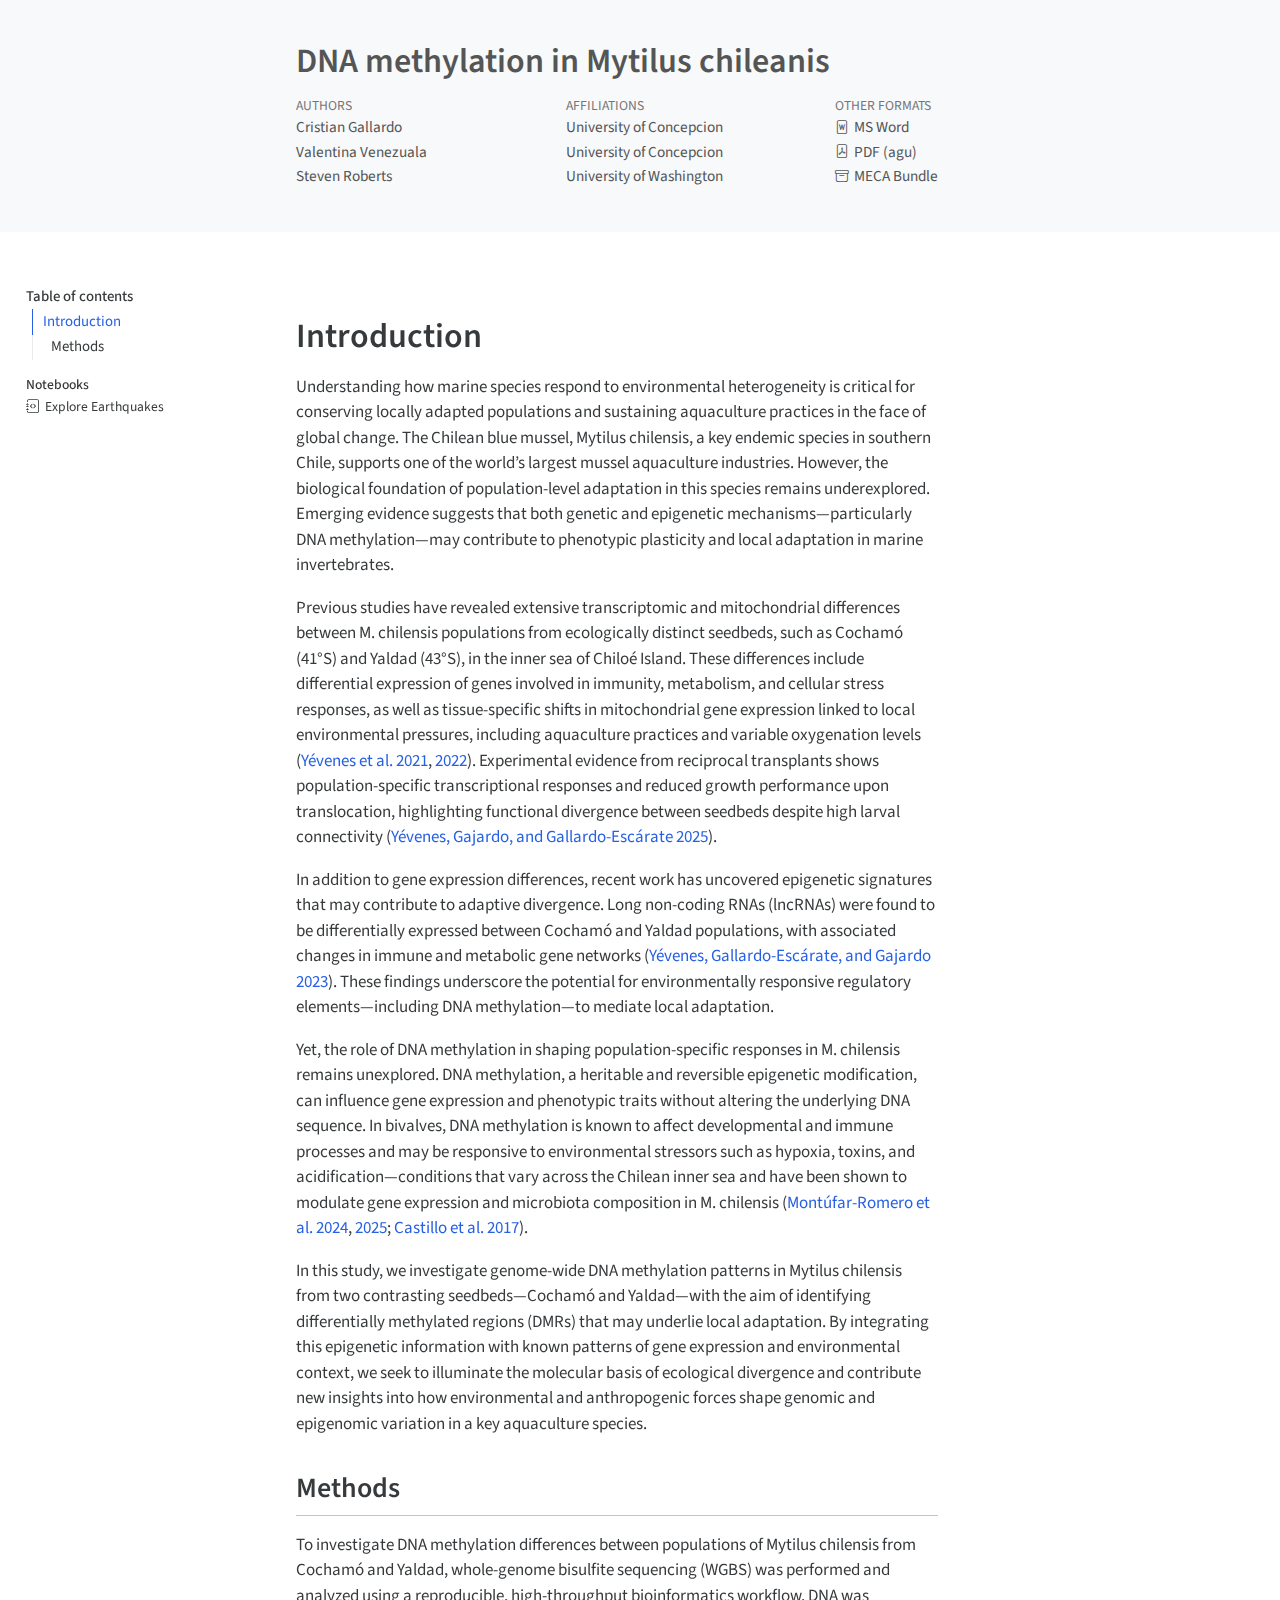
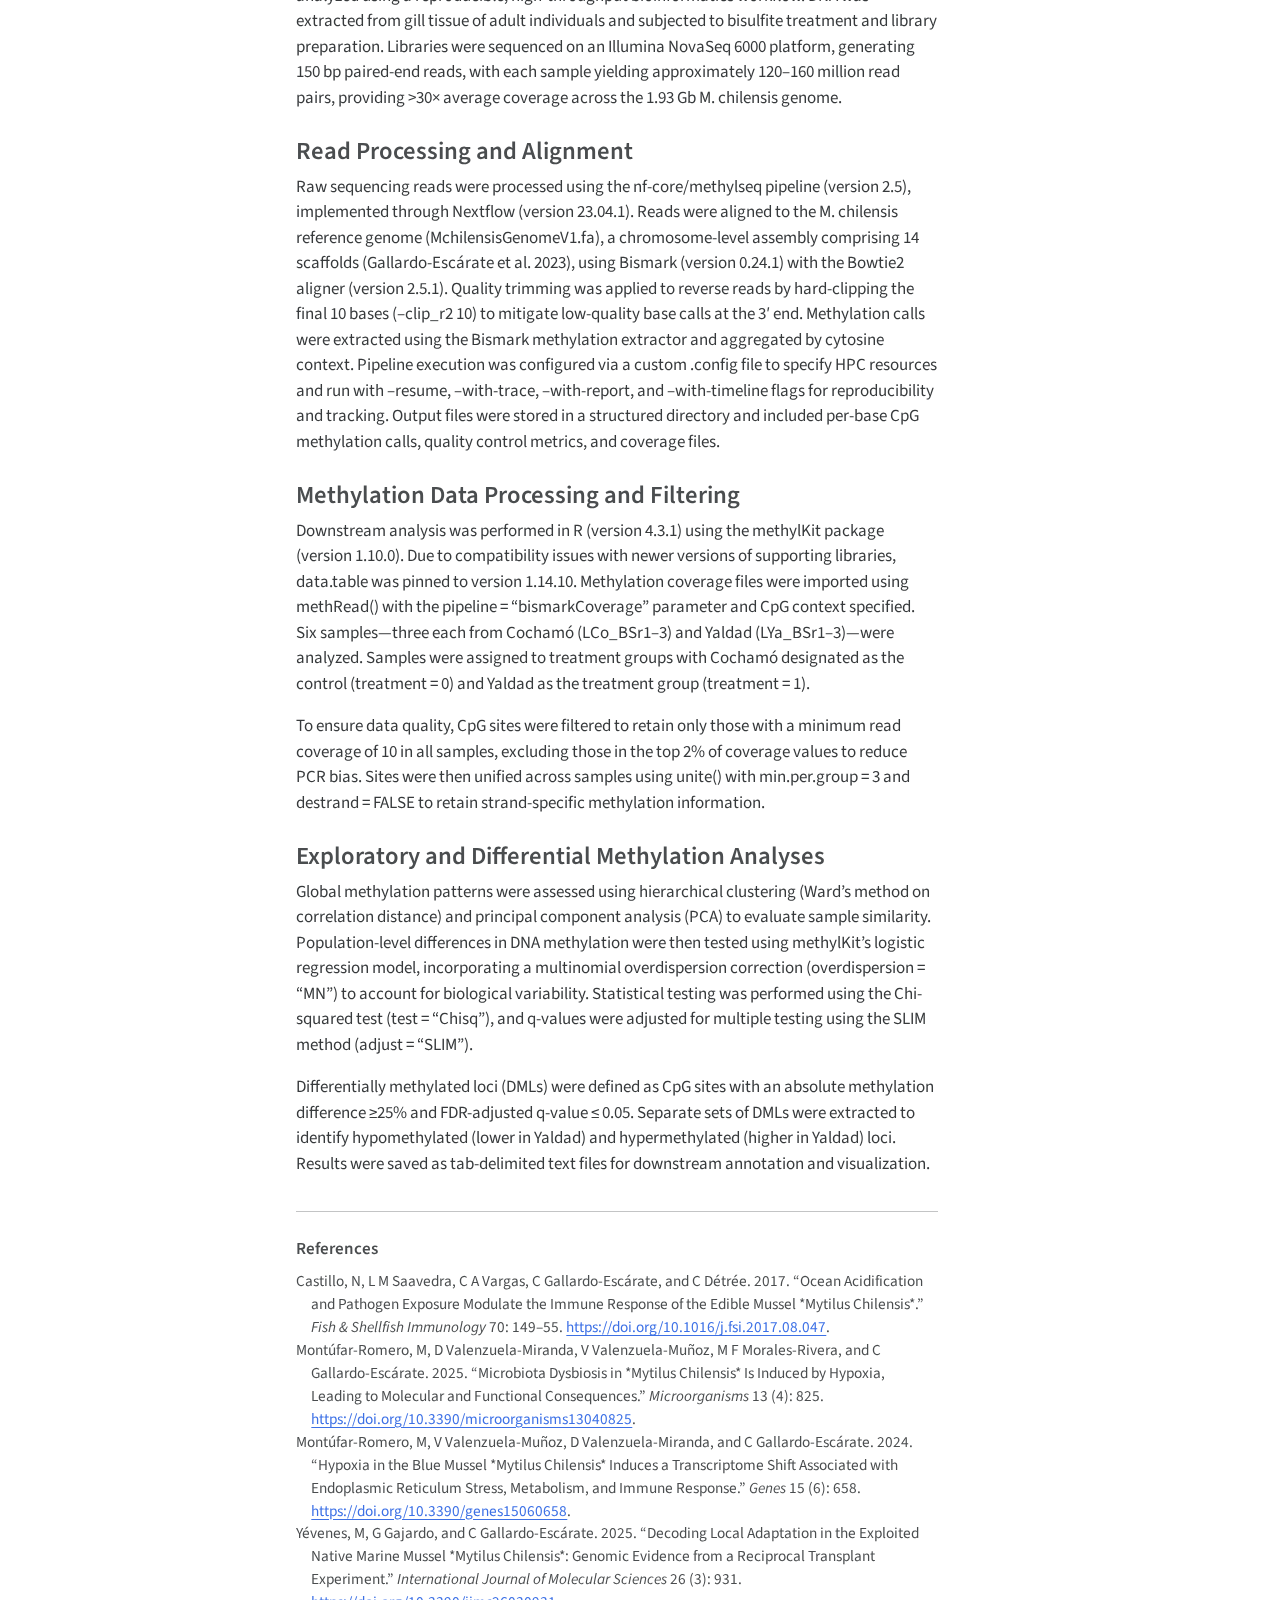
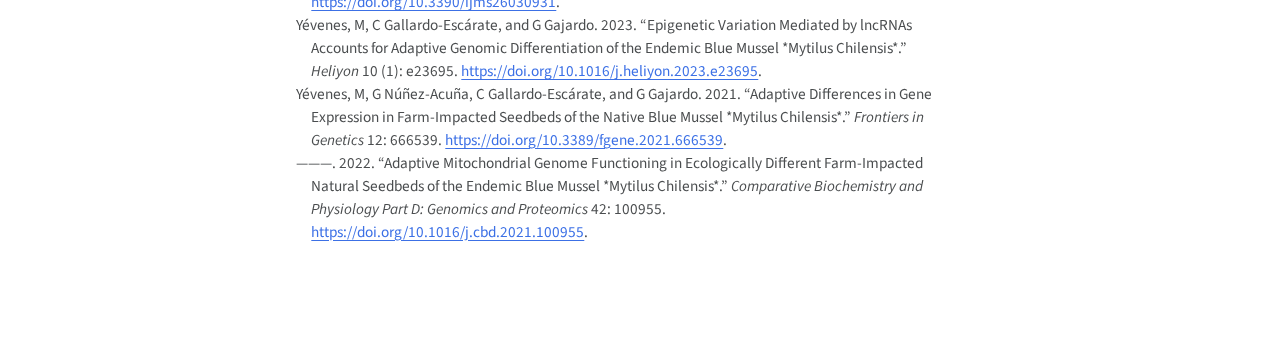
<file: _manuscript/index.html>
<!DOCTYPE html>
<html xmlns="http://www.w3.org/1999/xhtml" lang="en" xml:lang="en"><head>

<meta charset="utf-8">
<meta name="generator" content="quarto-1.6.40">

<meta name="viewport" content="width=device-width, initial-scale=1.0, user-scalable=yes">


<title>DNA methylation in Mytilus chileanis</title>
<style>
code{white-space: pre-wrap;}
span.smallcaps{font-variant: small-caps;}
div.columns{display: flex; gap: min(4vw, 1.5em);}
div.column{flex: auto; overflow-x: auto;}
div.hanging-indent{margin-left: 1.5em; text-indent: -1.5em;}
ul.task-list{list-style: none;}
ul.task-list li input[type="checkbox"] {
  width: 0.8em;
  margin: 0 0.8em 0.2em -1em; /* quarto-specific, see https://github.com/quarto-dev/quarto-cli/issues/4556 */ 
  vertical-align: middle;
}
/* CSS for citations */
div.csl-bib-body { }
div.csl-entry {
  clear: both;
  margin-bottom: 0em;
}
.hanging-indent div.csl-entry {
  margin-left:2em;
  text-indent:-2em;
}
div.csl-left-margin {
  min-width:2em;
  float:left;
}
div.csl-right-inline {
  margin-left:2em;
  padding-left:1em;
}
div.csl-indent {
  margin-left: 2em;
}</style>


<script src="site_libs/clipboard/clipboard.min.js"></script>
<script src="site_libs/quarto-html/quarto.js"></script>
<script src="site_libs/quarto-html/popper.min.js"></script>
<script src="site_libs/quarto-html/tippy.umd.min.js"></script>
<script src="site_libs/quarto-html/anchor.min.js"></script>
<link href="site_libs/quarto-html/tippy.css" rel="stylesheet">
<link href="site_libs/quarto-html/quarto-syntax-highlighting-549806ee2085284f45b00abea8c6df48.css" rel="stylesheet" id="quarto-text-highlighting-styles">
<script src="site_libs/bootstrap/bootstrap.min.js"></script>
<link href="site_libs/bootstrap/bootstrap-icons.css" rel="stylesheet">
<link href="site_libs/bootstrap/bootstrap-81e35ebdb4125010edbabe6010586085.min.css" rel="stylesheet" append-hash="true" id="quarto-bootstrap" data-mode="light">
<script async="" src="https://hypothes.is/embed.js"></script>
<script>
  window.document.addEventListener("DOMContentLoaded", function (_event) {
    document.body.classList.add('hypothesis-enabled');
  });
</script>


<meta name="citation_title" content="DNA methylation in Mytilus chileanis">
<meta name="citation_author" content="Cristian Gallardo">
<meta name="citation_author" content="Valentina Venezuala">
<meta name="citation_author" content="Steven Roberts">
<meta name="citation_language" content="en">
<meta name="citation_reference" content="citation_title=Adaptive differences in gene expression in farm-impacted seedbeds of the native blue mussel *mytilus chilensis*;,citation_author=M Yévenes;,citation_author=G Núñez-Acuña;,citation_author=C Gallardo-Escárate;,citation_author=G Gajardo;,citation_publication_date=2021;,citation_cover_date=2021;,citation_year=2021;,citation_doi=10.3389/fgene.2021.666539;,citation_volume=12;,citation_journal_title=Frontiers in Genetics;">
<meta name="citation_reference" content="citation_title=Adaptive mitochondrial genome functioning in ecologically different farm-impacted natural seedbeds of the endemic blue mussel *mytilus chilensis*;,citation_author=M Yévenes;,citation_author=G Núñez-Acuña;,citation_author=C Gallardo-Escárate;,citation_author=G Gajardo;,citation_publication_date=2022;,citation_cover_date=2022;,citation_year=2022;,citation_doi=10.1016/j.cbd.2021.100955;,citation_volume=42;,citation_journal_title=Comparative Biochemistry and Physiology Part D: Genomics and Proteomics;">
<meta name="citation_reference" content="citation_title=Decoding local adaptation in the exploited native marine mussel *mytilus chilensis*: Genomic evidence from a reciprocal transplant experiment;,citation_author=M Yévenes;,citation_author=G Gajardo;,citation_author=C Gallardo-Escárate;,citation_publication_date=2025;,citation_cover_date=2025;,citation_year=2025;,citation_issue=3;,citation_doi=10.3390/ijms26030931;,citation_volume=26;,citation_journal_title=International Journal of Molecular Sciences;">
<meta name="citation_reference" content="citation_title=Epigenetic variation mediated by lncRNAs accounts for adaptive genomic differentiation of the endemic blue mussel *mytilus chilensis*;,citation_author=M Yévenes;,citation_author=C Gallardo-Escárate;,citation_author=G Gajardo;,citation_publication_date=2023;,citation_cover_date=2023;,citation_year=2023;,citation_issue=1;,citation_doi=10.1016/j.heliyon.2023.e23695;,citation_volume=10;,citation_journal_title=Heliyon;">
<meta name="citation_reference" content="citation_title=Hypoxia in the blue mussel *mytilus chilensis* induces a transcriptome shift associated with endoplasmic reticulum stress, metabolism, and immune response;,citation_author=M Montúfar-Romero;,citation_author=V Valenzuela-Muñoz;,citation_author=D Valenzuela-Miranda;,citation_author=C Gallardo-Escárate;,citation_publication_date=2024;,citation_cover_date=2024;,citation_year=2024;,citation_issue=6;,citation_doi=10.3390/genes15060658;,citation_volume=15;,citation_journal_title=Genes;">
<meta name="citation_reference" content="citation_title=Ocean acidification and pathogen exposure modulate the immune response of the edible mussel *mytilus chilensis*;,citation_author=N Castillo;,citation_author=L M Saavedra;,citation_author=C A Vargas;,citation_author=C Gallardo-Escárate;,citation_author=C Détrée;,citation_publication_date=2017;,citation_cover_date=2017;,citation_year=2017;,citation_doi=10.1016/j.fsi.2017.08.047;,citation_volume=70;,citation_journal_title=Fish &amp;amp;amp; Shellfish Immunology;">
<meta name="citation_reference" content="citation_title=Microbiota dysbiosis in *mytilus chilensis* is induced by hypoxia, leading to molecular and functional consequences;,citation_author=M Montúfar-Romero;,citation_author=D Valenzuela-Miranda;,citation_author=V Valenzuela-Muñoz;,citation_author=M F Morales-Rivera;,citation_author=C Gallardo-Escárate;,citation_publication_date=2025;,citation_cover_date=2025;,citation_year=2025;,citation_issue=4;,citation_doi=10.3390/microorganisms13040825;,citation_volume=13;,citation_journal_title=Microorganisms;">
</head>

<body>

<header id="title-block-header" class="quarto-title-block default toc-left page-columns page-full">
  <div class="quarto-title-banner page-columns page-full">
    <div class="quarto-title column-body">
      <h1 class="title">DNA methylation in Mytilus chileanis</h1>
          </div>

    
    <div class="quarto-title-meta-container">
      <div class="quarto-title-meta-column-start">
            <div class="quarto-title-meta-author">
          <div class="quarto-title-meta-heading">Authors</div>
          <div class="quarto-title-meta-heading">Affiliations</div>
          
                <div class="quarto-title-meta-contents">
            <p class="author">Cristian Gallardo </p>
          </div>
                <div class="quarto-title-meta-contents">
                    <p class="affiliation">
                        University of Concepcion
                      </p>
                  </div>
                      <div class="quarto-title-meta-contents">
            <p class="author">Valentina Venezuala </p>
          </div>
                <div class="quarto-title-meta-contents">
                    <p class="affiliation">
                        University of Concepcion
                      </p>
                  </div>
                      <div class="quarto-title-meta-contents">
            <p class="author">Steven Roberts </p>
          </div>
                <div class="quarto-title-meta-contents">
                    <p class="affiliation">
                        University of Washington
                      </p>
                  </div>
                    </div>
        
        <div class="quarto-title-meta">

                      
          
                
              </div>
      </div>
      <div class="quarto-title-meta-column-end quarto-other-formats-target">
      <div class="quarto-alternate-formats"><div class="quarto-title-meta-heading">Other Formats</div><div class="quarto-title-meta-contents"><p><a href="index.docx"><i class="bi bi-file-word"></i>MS Word</a></p></div><div class="quarto-title-meta-contents"><p><a href="index.pdf"><i class="bi bi-file-pdf"></i>PDF (agu)</a></p></div><div class="quarto-title-meta-contents"><p><a href="index-meca.zip" data-meca-link="true"><i class="bi bi-archive"></i>MECA Bundle</a></p></div></div></div>
    </div>



    <div class="quarto-other-links-text-target">
    </div>  </div>
</header><div id="quarto-content" class="page-columns page-rows-contents page-layout-article toc-left">
<div id="quarto-sidebar-toc-left" class="sidebar toc-left">
  <nav id="TOC" role="doc-toc" class="toc-active">
    <h2 id="toc-title">Table of contents</h2>
   
  <ul>
  <li><a href="#introduction" id="toc-introduction" class="nav-link active" data-scroll-target="#introduction">Introduction</a>
  <ul class="collapse">
  <li><a href="#methods" id="toc-methods" class="nav-link" data-scroll-target="#methods">Methods</a>
  <ul class="collapse">
  <li><a href="#read-processing-and-alignment" id="toc-read-processing-and-alignment" class="nav-link" data-scroll-target="#read-processing-and-alignment">Read Processing and Alignment</a></li>
  <li><a href="#methylation-data-processing-and-filtering" id="toc-methylation-data-processing-and-filtering" class="nav-link" data-scroll-target="#methylation-data-processing-and-filtering">Methylation Data Processing and Filtering</a></li>
  <li><a href="#exploratory-and-differential-methylation-analyses" id="toc-exploratory-and-differential-methylation-analyses" class="nav-link" data-scroll-target="#exploratory-and-differential-methylation-analyses">Exploratory and Differential Methylation Analyses</a></li>
  </ul></li>
  </ul></li>
  </ul>
<div class="quarto-alternate-notebooks"><h2>Notebooks</h2><ul><li><a href="notebooks/explore-earthquakes-preview.html"><i class="bi bi-journal-code"></i>Explore Earthquakes</a></li></ul></div></nav>
</div>
<div id="quarto-margin-sidebar" class="sidebar margin-sidebar zindex-bottom">
</div>
<main class="content quarto-banner-title-block" id="quarto-document-content">



  


<section id="introduction" class="level1">
<h1>Introduction</h1>
<p>Understanding how marine species respond to environmental heterogeneity is critical for conserving locally adapted populations and sustaining aquaculture practices in the face of global change. The Chilean blue mussel, Mytilus chilensis, a key endemic species in southern Chile, supports one of the world’s largest mussel aquaculture industries. However, the biological foundation of population-level adaptation in this species remains underexplored. Emerging evidence suggests that both genetic and epigenetic mechanisms—particularly DNA methylation—may contribute to phenotypic plasticity and local adaptation in marine invertebrates.</p>
<p>Previous studies have revealed extensive transcriptomic and mitochondrial differences between M. chilensis populations from ecologically distinct seedbeds, such as Cochamó (41°S) and Yaldad (43°S), in the inner sea of Chiloé Island. These differences include differential expression of genes involved in immunity, metabolism, and cellular stress responses, as well as tissue-specific shifts in mitochondrial gene expression linked to local environmental pressures, including aquaculture practices and variable oxygenation levels <span class="citation" data-cites="yevenes2021adaptive yevenes2022adaptive">(<a href="#ref-yevenes2021adaptive" role="doc-biblioref">Yévenes et al. 2021</a>, <a href="#ref-yevenes2022adaptive" role="doc-biblioref">2022</a>)</span>. Experimental evidence from reciprocal transplants shows population-specific transcriptional responses and reduced growth performance upon translocation, highlighting functional divergence between seedbeds despite high larval connectivity <span class="citation" data-cites="yevenes2025decoding">(<a href="#ref-yevenes2025decoding" role="doc-biblioref">Yévenes, Gajardo, and Gallardo-Escárate 2025</a>)</span>.</p>
<p>In addition to gene expression differences, recent work has uncovered epigenetic signatures that may contribute to adaptive divergence. Long non-coding RNAs (lncRNAs) were found to be differentially expressed between Cochamó and Yaldad populations, with associated changes in immune and metabolic gene networks <span class="citation" data-cites="yevenes2023epigenetic">(<a href="#ref-yevenes2023epigenetic" role="doc-biblioref">Yévenes, Gallardo-Escárate, and Gajardo 2023</a>)</span>. These findings underscore the potential for environmentally responsive regulatory elements—including DNA methylation—to mediate local adaptation.</p>
<p>Yet, the role of DNA methylation in shaping population-specific responses in M. chilensis remains unexplored. DNA methylation, a heritable and reversible epigenetic modification, can influence gene expression and phenotypic traits without altering the underlying DNA sequence. In bivalves, DNA methylation is known to affect developmental and immune processes and may be responsive to environmental stressors such as hypoxia, toxins, and acidification—conditions that vary across the Chilean inner sea and have been shown to modulate gene expression and microbiota composition in M. chilensis <span class="citation" data-cites="montufar2024hypoxia castillo2017ocean montufar2025microbiota">(<a href="#ref-montufar2024hypoxia" role="doc-biblioref">Montúfar-Romero et al. 2024</a>, <a href="#ref-montufar2025microbiota" role="doc-biblioref">2025</a>; <a href="#ref-castillo2017ocean" role="doc-biblioref">Castillo et al. 2017</a>)</span>.</p>
<p>In this study, we investigate genome-wide DNA methylation patterns in Mytilus chilensis from two contrasting seedbeds—Cochamó and Yaldad—with the aim of identifying differentially methylated regions (DMRs) that may underlie local adaptation. By integrating this epigenetic information with known patterns of gene expression and environmental context, we seek to illuminate the molecular basis of ecological divergence and contribute new insights into how environmental and anthropogenic forces shape genomic and epigenomic variation in a key aquaculture species.</p>
<section id="methods" class="level2">
<h2 class="anchored" data-anchor-id="methods">Methods</h2>
<p>To investigate DNA methylation differences between populations of Mytilus chilensis from Cochamó and Yaldad, whole-genome bisulfite sequencing (WGBS) was performed and analyzed using a reproducible, high-throughput bioinformatics workflow. DNA was extracted from gill tissue of adult individuals and subjected to bisulfite treatment and library preparation. Libraries were sequenced on an Illumina NovaSeq 6000 platform, generating 150 bp paired-end reads, with each sample yielding approximately 120–160 million read pairs, providing &gt;30× average coverage across the 1.93 Gb M. chilensis genome.</p>
<section id="read-processing-and-alignment" class="level3">
<h3 class="anchored" data-anchor-id="read-processing-and-alignment">Read Processing and Alignment</h3>
<p>Raw sequencing reads were processed using the nf-core/methylseq pipeline (version 2.5), implemented through Nextflow (version 23.04.1). Reads were aligned to the M. chilensis reference genome (MchilensisGenomeV1.fa), a chromosome-level assembly comprising 14 scaffolds (Gallardo-Escárate et al.&nbsp;2023), using Bismark (version 0.24.1) with the Bowtie2 aligner (version 2.5.1). Quality trimming was applied to reverse reads by hard-clipping the final 10 bases (–clip_r2 10) to mitigate low-quality base calls at the 3′ end. Methylation calls were extracted using the Bismark methylation extractor and aggregated by cytosine context. Pipeline execution was configured via a custom .config file to specify HPC resources and run with –resume, –with-trace, –with-report, and –with-timeline flags for reproducibility and tracking. Output files were stored in a structured directory and included per-base CpG methylation calls, quality control metrics, and coverage files.</p>
</section>
<section id="methylation-data-processing-and-filtering" class="level3">
<h3 class="anchored" data-anchor-id="methylation-data-processing-and-filtering">Methylation Data Processing and Filtering</h3>
<p>Downstream analysis was performed in R (version 4.3.1) using the methylKit package (version 1.10.0). Due to compatibility issues with newer versions of supporting libraries, data.table was pinned to version 1.14.10. Methylation coverage files were imported using methRead() with the pipeline = “bismarkCoverage” parameter and CpG context specified. Six samples—three each from Cochamó (LCo_BSr1–3) and Yaldad (LYa_BSr1–3)—were analyzed. Samples were assigned to treatment groups with Cochamó designated as the control (treatment = 0) and Yaldad as the treatment group (treatment = 1).</p>
<p>To ensure data quality, CpG sites were filtered to retain only those with a minimum read coverage of 10 in all samples, excluding those in the top 2% of coverage values to reduce PCR bias. Sites were then unified across samples using unite() with min.per.group = 3 and destrand = FALSE to retain strand-specific methylation information.</p>
</section>
<section id="exploratory-and-differential-methylation-analyses" class="level3">
<h3 class="anchored" data-anchor-id="exploratory-and-differential-methylation-analyses">Exploratory and Differential Methylation Analyses</h3>
<p>Global methylation patterns were assessed using hierarchical clustering (Ward’s method on correlation distance) and principal component analysis (PCA) to evaluate sample similarity. Population-level differences in DNA methylation were then tested using methylKit’s logistic regression model, incorporating a multinomial overdispersion correction (overdispersion = “MN”) to account for biological variability. Statistical testing was performed using the Chi-squared test (test = “Chisq”), and q-values were adjusted for multiple testing using the SLIM method (adjust = “SLIM”).</p>
<p>Differentially methylated loci (DMLs) were defined as CpG sites with an absolute methylation difference ≥25% and FDR-adjusted q-value ≤ 0.05. Separate sets of DMLs were extracted to identify hypomethylated (lower in Yaldad) and hypermethylated (higher in Yaldad) loci. Results were saved as tab-delimited text files for downstream annotation and visualization.</p>

</section>
</section>
</section>

<div id="quarto-appendix" class="default"><section class="quarto-appendix-contents" role="doc-bibliography" id="quarto-bibliography"><h2 class="anchored quarto-appendix-heading">References</h2><div id="refs" class="references csl-bib-body hanging-indent" data-entry-spacing="0" role="list">
<div id="ref-castillo2017ocean" class="csl-entry" role="listitem">
Castillo, N, L M Saavedra, C A Vargas, C Gallardo-Escárate, and C Détrée. 2017. <span>“Ocean Acidification and Pathogen Exposure Modulate the Immune Response of the Edible Mussel *Mytilus Chilensis*.”</span> <em>Fish &amp; Shellfish Immunology</em> 70: 149–55. <a href="https://doi.org/10.1016/j.fsi.2017.08.047">https://doi.org/10.1016/j.fsi.2017.08.047</a>.
</div>
<div id="ref-montufar2025microbiota" class="csl-entry" role="listitem">
Montúfar-Romero, M, D Valenzuela-Miranda, V Valenzuela-Muñoz, M F Morales-Rivera, and C Gallardo-Escárate. 2025. <span>“Microbiota Dysbiosis in *Mytilus Chilensis* Is Induced by Hypoxia, Leading to Molecular and Functional Consequences.”</span> <em>Microorganisms</em> 13 (4): 825. <a href="https://doi.org/10.3390/microorganisms13040825">https://doi.org/10.3390/microorganisms13040825</a>.
</div>
<div id="ref-montufar2024hypoxia" class="csl-entry" role="listitem">
Montúfar-Romero, M, V Valenzuela-Muñoz, D Valenzuela-Miranda, and C Gallardo-Escárate. 2024. <span>“Hypoxia in the Blue Mussel *Mytilus Chilensis* Induces a Transcriptome Shift Associated with Endoplasmic Reticulum Stress, Metabolism, and Immune Response.”</span> <em>Genes</em> 15 (6): 658. <a href="https://doi.org/10.3390/genes15060658">https://doi.org/10.3390/genes15060658</a>.
</div>
<div id="ref-yevenes2025decoding" class="csl-entry" role="listitem">
Yévenes, M, G Gajardo, and C Gallardo-Escárate. 2025. <span>“Decoding Local Adaptation in the Exploited Native Marine Mussel *Mytilus Chilensis*: Genomic Evidence from a Reciprocal Transplant Experiment.”</span> <em>International Journal of Molecular Sciences</em> 26 (3): 931. <a href="https://doi.org/10.3390/ijms26030931">https://doi.org/10.3390/ijms26030931</a>.
</div>
<div id="ref-yevenes2023epigenetic" class="csl-entry" role="listitem">
Yévenes, M, C Gallardo-Escárate, and G Gajardo. 2023. <span>“Epigenetic Variation Mediated by lncRNAs Accounts for Adaptive Genomic Differentiation of the Endemic Blue Mussel *Mytilus Chilensis*.”</span> <em>Heliyon</em> 10 (1): e23695. <a href="https://doi.org/10.1016/j.heliyon.2023.e23695">https://doi.org/10.1016/j.heliyon.2023.e23695</a>.
</div>
<div id="ref-yevenes2021adaptive" class="csl-entry" role="listitem">
Yévenes, M, G Núñez-Acuña, C Gallardo-Escárate, and G Gajardo. 2021. <span>“Adaptive Differences in Gene Expression in Farm-Impacted Seedbeds of the Native Blue Mussel *Mytilus Chilensis*.”</span> <em>Frontiers in Genetics</em> 12: 666539. <a href="https://doi.org/10.3389/fgene.2021.666539">https://doi.org/10.3389/fgene.2021.666539</a>.
</div>
<div id="ref-yevenes2022adaptive" class="csl-entry" role="listitem">
———. 2022. <span>“Adaptive Mitochondrial Genome Functioning in Ecologically Different Farm-Impacted Natural Seedbeds of the Endemic Blue Mussel *Mytilus Chilensis*.”</span> <em>Comparative Biochemistry and Physiology Part D: Genomics and Proteomics</em> 42: 100955. <a href="https://doi.org/10.1016/j.cbd.2021.100955">https://doi.org/10.1016/j.cbd.2021.100955</a>.
</div>
</div></section></div></main>
<!-- /main column -->
<script id="quarto-html-after-body" type="application/javascript">
window.document.addEventListener("DOMContentLoaded", function (event) {
  const toggleBodyColorMode = (bsSheetEl) => {
    const mode = bsSheetEl.getAttribute("data-mode");
    const bodyEl = window.document.querySelector("body");
    if (mode === "dark") {
      bodyEl.classList.add("quarto-dark");
      bodyEl.classList.remove("quarto-light");
    } else {
      bodyEl.classList.add("quarto-light");
      bodyEl.classList.remove("quarto-dark");
    }
  }
  const toggleBodyColorPrimary = () => {
    const bsSheetEl = window.document.querySelector("link#quarto-bootstrap");
    if (bsSheetEl) {
      toggleBodyColorMode(bsSheetEl);
    }
  }
  toggleBodyColorPrimary();  
  const icon = "";
  const anchorJS = new window.AnchorJS();
  anchorJS.options = {
    placement: 'right',
    icon: icon
  };
  anchorJS.add('.anchored');
  const isCodeAnnotation = (el) => {
    for (const clz of el.classList) {
      if (clz.startsWith('code-annotation-')) {                     
        return true;
      }
    }
    return false;
  }
  const onCopySuccess = function(e) {
    // button target
    const button = e.trigger;
    // don't keep focus
    button.blur();
    // flash "checked"
    button.classList.add('code-copy-button-checked');
    var currentTitle = button.getAttribute("title");
    button.setAttribute("title", "Copied!");
    let tooltip;
    if (window.bootstrap) {
      button.setAttribute("data-bs-toggle", "tooltip");
      button.setAttribute("data-bs-placement", "left");
      button.setAttribute("data-bs-title", "Copied!");
      tooltip = new bootstrap.Tooltip(button, 
        { trigger: "manual", 
          customClass: "code-copy-button-tooltip",
          offset: [0, -8]});
      tooltip.show();    
    }
    setTimeout(function() {
      if (tooltip) {
        tooltip.hide();
        button.removeAttribute("data-bs-title");
        button.removeAttribute("data-bs-toggle");
        button.removeAttribute("data-bs-placement");
      }
      button.setAttribute("title", currentTitle);
      button.classList.remove('code-copy-button-checked');
    }, 1000);
    // clear code selection
    e.clearSelection();
  }
  const getTextToCopy = function(trigger) {
      const codeEl = trigger.previousElementSibling.cloneNode(true);
      for (const childEl of codeEl.children) {
        if (isCodeAnnotation(childEl)) {
          childEl.remove();
        }
      }
      return codeEl.innerText;
  }
  const clipboard = new window.ClipboardJS('.code-copy-button:not([data-in-quarto-modal])', {
    text: getTextToCopy
  });
  clipboard.on('success', onCopySuccess);
  if (window.document.getElementById('quarto-embedded-source-code-modal')) {
    const clipboardModal = new window.ClipboardJS('.code-copy-button[data-in-quarto-modal]', {
      text: getTextToCopy,
      container: window.document.getElementById('quarto-embedded-source-code-modal')
    });
    clipboardModal.on('success', onCopySuccess);
  }
    var localhostRegex = new RegExp(/^(?:http|https):\/\/localhost\:?[0-9]*\//);
    var mailtoRegex = new RegExp(/^mailto:/);
      var filterRegex = new RegExp('/' + window.location.host + '/');
    var isInternal = (href) => {
        return filterRegex.test(href) || localhostRegex.test(href) || mailtoRegex.test(href);
    }
    // Inspect non-navigation links and adorn them if external
 	var links = window.document.querySelectorAll('a[href]:not(.nav-link):not(.navbar-brand):not(.toc-action):not(.sidebar-link):not(.sidebar-item-toggle):not(.pagination-link):not(.no-external):not([aria-hidden]):not(.dropdown-item):not(.quarto-navigation-tool):not(.about-link)');
    for (var i=0; i<links.length; i++) {
      const link = links[i];
      if (!isInternal(link.href)) {
        // undo the damage that might have been done by quarto-nav.js in the case of
        // links that we want to consider external
        if (link.dataset.originalHref !== undefined) {
          link.href = link.dataset.originalHref;
        }
      }
    }
  function tippyHover(el, contentFn, onTriggerFn, onUntriggerFn) {
    const config = {
      allowHTML: true,
      maxWidth: 500,
      delay: 100,
      arrow: false,
      appendTo: function(el) {
          return el.parentElement;
      },
      interactive: true,
      interactiveBorder: 10,
      theme: 'quarto',
      placement: 'bottom-start',
    };
    if (contentFn) {
      config.content = contentFn;
    }
    if (onTriggerFn) {
      config.onTrigger = onTriggerFn;
    }
    if (onUntriggerFn) {
      config.onUntrigger = onUntriggerFn;
    }
    window.tippy(el, config); 
  }
  const noterefs = window.document.querySelectorAll('a[role="doc-noteref"]');
  for (var i=0; i<noterefs.length; i++) {
    const ref = noterefs[i];
    tippyHover(ref, function() {
      // use id or data attribute instead here
      let href = ref.getAttribute('data-footnote-href') || ref.getAttribute('href');
      try { href = new URL(href).hash; } catch {}
      const id = href.replace(/^#\/?/, "");
      const note = window.document.getElementById(id);
      if (note) {
        return note.innerHTML;
      } else {
        return "";
      }
    });
  }
  const xrefs = window.document.querySelectorAll('a.quarto-xref');
  const processXRef = (id, note) => {
    // Strip column container classes
    const stripColumnClz = (el) => {
      el.classList.remove("page-full", "page-columns");
      if (el.children) {
        for (const child of el.children) {
          stripColumnClz(child);
        }
      }
    }
    stripColumnClz(note)
    if (id === null || id.startsWith('sec-')) {
      // Special case sections, only their first couple elements
      const container = document.createElement("div");
      if (note.children && note.children.length > 2) {
        container.appendChild(note.children[0].cloneNode(true));
        for (let i = 1; i < note.children.length; i++) {
          const child = note.children[i];
          if (child.tagName === "P" && child.innerText === "") {
            continue;
          } else {
            container.appendChild(child.cloneNode(true));
            break;
          }
        }
        if (window.Quarto?.typesetMath) {
          window.Quarto.typesetMath(container);
        }
        return container.innerHTML
      } else {
        if (window.Quarto?.typesetMath) {
          window.Quarto.typesetMath(note);
        }
        return note.innerHTML;
      }
    } else {
      // Remove any anchor links if they are present
      const anchorLink = note.querySelector('a.anchorjs-link');
      if (anchorLink) {
        anchorLink.remove();
      }
      if (window.Quarto?.typesetMath) {
        window.Quarto.typesetMath(note);
      }
      if (note.classList.contains("callout")) {
        return note.outerHTML;
      } else {
        return note.innerHTML;
      }
    }
  }
  for (var i=0; i<xrefs.length; i++) {
    const xref = xrefs[i];
    tippyHover(xref, undefined, function(instance) {
      instance.disable();
      let url = xref.getAttribute('href');
      let hash = undefined; 
      if (url.startsWith('#')) {
        hash = url;
      } else {
        try { hash = new URL(url).hash; } catch {}
      }
      if (hash) {
        const id = hash.replace(/^#\/?/, "");
        const note = window.document.getElementById(id);
        if (note !== null) {
          try {
            const html = processXRef(id, note.cloneNode(true));
            instance.setContent(html);
          } finally {
            instance.enable();
            instance.show();
          }
        } else {
          // See if we can fetch this
          fetch(url.split('#')[0])
          .then(res => res.text())
          .then(html => {
            const parser = new DOMParser();
            const htmlDoc = parser.parseFromString(html, "text/html");
            const note = htmlDoc.getElementById(id);
            if (note !== null) {
              const html = processXRef(id, note);
              instance.setContent(html);
            } 
          }).finally(() => {
            instance.enable();
            instance.show();
          });
        }
      } else {
        // See if we can fetch a full url (with no hash to target)
        // This is a special case and we should probably do some content thinning / targeting
        fetch(url)
        .then(res => res.text())
        .then(html => {
          const parser = new DOMParser();
          const htmlDoc = parser.parseFromString(html, "text/html");
          const note = htmlDoc.querySelector('main.content');
          if (note !== null) {
            // This should only happen for chapter cross references
            // (since there is no id in the URL)
            // remove the first header
            if (note.children.length > 0 && note.children[0].tagName === "HEADER") {
              note.children[0].remove();
            }
            const html = processXRef(null, note);
            instance.setContent(html);
          } 
        }).finally(() => {
          instance.enable();
          instance.show();
        });
      }
    }, function(instance) {
    });
  }
      let selectedAnnoteEl;
      const selectorForAnnotation = ( cell, annotation) => {
        let cellAttr = 'data-code-cell="' + cell + '"';
        let lineAttr = 'data-code-annotation="' +  annotation + '"';
        const selector = 'span[' + cellAttr + '][' + lineAttr + ']';
        return selector;
      }
      const selectCodeLines = (annoteEl) => {
        const doc = window.document;
        const targetCell = annoteEl.getAttribute("data-target-cell");
        const targetAnnotation = annoteEl.getAttribute("data-target-annotation");
        const annoteSpan = window.document.querySelector(selectorForAnnotation(targetCell, targetAnnotation));
        const lines = annoteSpan.getAttribute("data-code-lines").split(",");
        const lineIds = lines.map((line) => {
          return targetCell + "-" + line;
        })
        let top = null;
        let height = null;
        let parent = null;
        if (lineIds.length > 0) {
            //compute the position of the single el (top and bottom and make a div)
            const el = window.document.getElementById(lineIds[0]);
            top = el.offsetTop;
            height = el.offsetHeight;
            parent = el.parentElement.parentElement;
          if (lineIds.length > 1) {
            const lastEl = window.document.getElementById(lineIds[lineIds.length - 1]);
            const bottom = lastEl.offsetTop + lastEl.offsetHeight;
            height = bottom - top;
          }
          if (top !== null && height !== null && parent !== null) {
            // cook up a div (if necessary) and position it 
            let div = window.document.getElementById("code-annotation-line-highlight");
            if (div === null) {
              div = window.document.createElement("div");
              div.setAttribute("id", "code-annotation-line-highlight");
              div.style.position = 'absolute';
              parent.appendChild(div);
            }
            div.style.top = top - 2 + "px";
            div.style.height = height + 4 + "px";
            div.style.left = 0;
            let gutterDiv = window.document.getElementById("code-annotation-line-highlight-gutter");
            if (gutterDiv === null) {
              gutterDiv = window.document.createElement("div");
              gutterDiv.setAttribute("id", "code-annotation-line-highlight-gutter");
              gutterDiv.style.position = 'absolute';
              const codeCell = window.document.getElementById(targetCell);
              const gutter = codeCell.querySelector('.code-annotation-gutter');
              gutter.appendChild(gutterDiv);
            }
            gutterDiv.style.top = top - 2 + "px";
            gutterDiv.style.height = height + 4 + "px";
          }
          selectedAnnoteEl = annoteEl;
        }
      };
      const unselectCodeLines = () => {
        const elementsIds = ["code-annotation-line-highlight", "code-annotation-line-highlight-gutter"];
        elementsIds.forEach((elId) => {
          const div = window.document.getElementById(elId);
          if (div) {
            div.remove();
          }
        });
        selectedAnnoteEl = undefined;
      };
        // Handle positioning of the toggle
    window.addEventListener(
      "resize",
      throttle(() => {
        elRect = undefined;
        if (selectedAnnoteEl) {
          selectCodeLines(selectedAnnoteEl);
        }
      }, 10)
    );
    function throttle(fn, ms) {
    let throttle = false;
    let timer;
      return (...args) => {
        if(!throttle) { // first call gets through
            fn.apply(this, args);
            throttle = true;
        } else { // all the others get throttled
            if(timer) clearTimeout(timer); // cancel #2
            timer = setTimeout(() => {
              fn.apply(this, args);
              timer = throttle = false;
            }, ms);
        }
      };
    }
      // Attach click handler to the DT
      const annoteDls = window.document.querySelectorAll('dt[data-target-cell]');
      for (const annoteDlNode of annoteDls) {
        annoteDlNode.addEventListener('click', (event) => {
          const clickedEl = event.target;
          if (clickedEl !== selectedAnnoteEl) {
            unselectCodeLines();
            const activeEl = window.document.querySelector('dt[data-target-cell].code-annotation-active');
            if (activeEl) {
              activeEl.classList.remove('code-annotation-active');
            }
            selectCodeLines(clickedEl);
            clickedEl.classList.add('code-annotation-active');
          } else {
            // Unselect the line
            unselectCodeLines();
            clickedEl.classList.remove('code-annotation-active');
          }
        });
      }
  const findCites = (el) => {
    const parentEl = el.parentElement;
    if (parentEl) {
      const cites = parentEl.dataset.cites;
      if (cites) {
        return {
          el,
          cites: cites.split(' ')
        };
      } else {
        return findCites(el.parentElement)
      }
    } else {
      return undefined;
    }
  };
  var bibliorefs = window.document.querySelectorAll('a[role="doc-biblioref"]');
  for (var i=0; i<bibliorefs.length; i++) {
    const ref = bibliorefs[i];
    const citeInfo = findCites(ref);
    if (citeInfo) {
      tippyHover(citeInfo.el, function() {
        var popup = window.document.createElement('div');
        citeInfo.cites.forEach(function(cite) {
          var citeDiv = window.document.createElement('div');
          citeDiv.classList.add('hanging-indent');
          citeDiv.classList.add('csl-entry');
          var biblioDiv = window.document.getElementById('ref-' + cite);
          if (biblioDiv) {
            citeDiv.innerHTML = biblioDiv.innerHTML;
          }
          popup.appendChild(citeDiv);
        });
        return popup.innerHTML;
      });
    }
  }
});
</script>
</div> <!-- /content -->




</body></html>
</file>
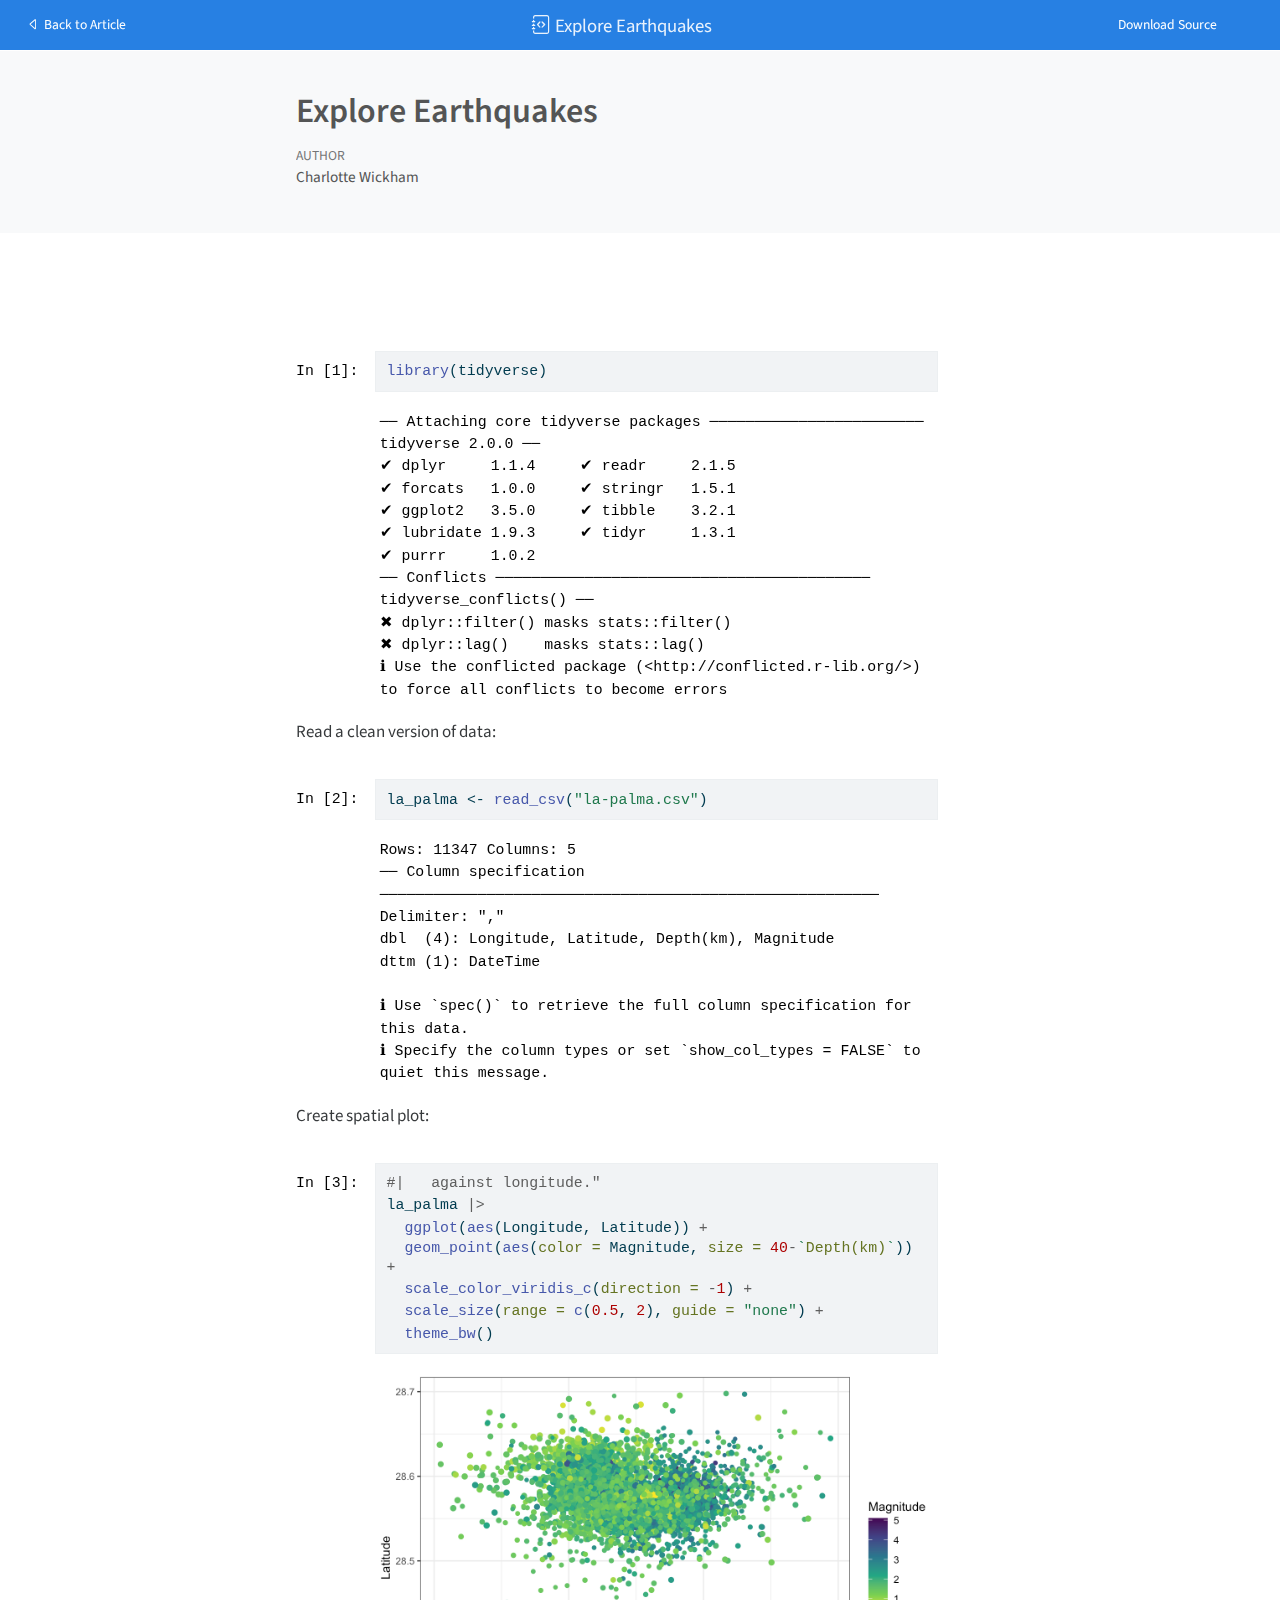
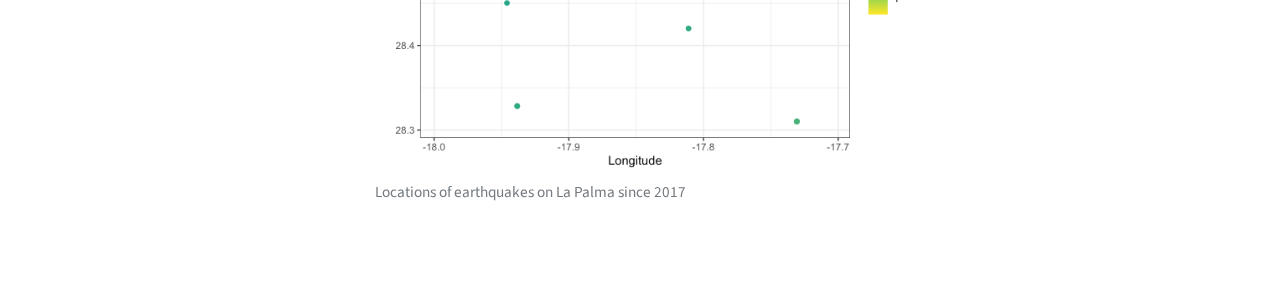
<file: notebooks/explore-earthquakes-preview.html>
<!DOCTYPE html>
<html xmlns="http://www.w3.org/1999/xhtml" lang="en" xml:lang="en"><head>
    <meta charset="utf-8">
    <meta name="generator" content="quarto-1.8.19">

    <meta name="viewport" content="width=device-width, initial-scale=1.0, user-scalable=yes">

    <meta name="author" content="Charlotte Wickham">

    <title>Explore Earthquakes</title>
    <style>
      code{white-space: pre-wrap;}
      span.smallcaps{font-variant: small-caps;}
      div.columns{display: flex; gap: min(4vw, 1.5em);}
      div.column{flex: auto; overflow-x: auto;}
      div.hanging-indent{margin-left: 1.5em; text-indent: -1.5em;}
      ul.task-list{list-style: none;}
      ul.task-list li input[type="checkbox"] {
        width: 0.8em;
        margin: 0 0.8em 0.2em -1em; /* quarto-specific, see https://github.com/quarto-dev/quarto-cli/issues/4556 */ 
        vertical-align: middle;
      }
      /* CSS for syntax highlighting */
      html { -webkit-text-size-adjust: 100%; }
      pre > code.sourceCode { white-space: pre; position: relative; }
      pre > code.sourceCode > span { display: inline-block; line-height: 1.25; }
      pre > code.sourceCode > span:empty { height: 1.2em; }
      .sourceCode { overflow: visible; }
      code.sourceCode > span { color: inherit; text-decoration: inherit; }
      div.sourceCode { margin: 1em 0; }
      pre.sourceCode { margin: 0; }
      @media screen {
      div.sourceCode { overflow: auto; }
      }
      @media print {
      pre > code.sourceCode { white-space: pre-wrap; }
      pre > code.sourceCode > span { text-indent: -5em; padding-left: 5em; }
      }
      pre.numberSource code
        { counter-reset: source-line 0; }
      pre.numberSource code > span
        { position: relative; left: -4em; counter-increment: source-line; }
      pre.numberSource code > span > a:first-child::before
        { content: counter(source-line);
          position: relative; left: -1em; text-align: right; vertical-align: baseline;
          border: none; display: inline-block;
          -webkit-touch-callout: none; -webkit-user-select: none;
          -khtml-user-select: none; -moz-user-select: none;
          -ms-user-select: none; user-select: none;
          padding: 0 4px; width: 4em;
        }
      pre.numberSource { margin-left: 3em;  padding-left: 4px; }
      div.sourceCode
        {   }
      @media screen {
      pre > code.sourceCode > span > a:first-child::before { text-decoration: underline; }
      }
    </style>

    <style>
      body.hypothesis-enabled #quarto-embed-header {
        padding-right: 36px;
      }

      #quarto-embed-header {
        height: 3em;
        width: 100%;
        display: flex;
        justify-content: space-between;
        align-items: center;
        border-bottom: solid 1px;
      }

      #quarto-embed-header h6 {
        font-size: 1.1em;
        padding-top: 0.6em;
        margin-left: 1em;
        margin-right: 1em;
        font-weight: 400;
      }

      #quarto-embed-header a.quarto-back-link,
      #quarto-embed-header a.quarto-download-embed {
        font-size: 0.8em;
        margin-top: 1em;
        margin-bottom: 1em;
        margin-left: 1em;
        margin-right: 1em;
      }

      .quarto-back-container {
        padding-left: 0.5em;
        display: flex;
      }

      .headroom {
          will-change: transform;
          transition: transform 200ms linear;
      }

      .headroom--pinned {
          transform: translateY(0%);
      }

      .headroom--unpinned {
          transform: translateY(-100%);
      }      
    </style>

    <script>
    window.document.addEventListener("DOMContentLoaded", function () {

      var header = window.document.querySelector("#quarto-embed-header");
      const titleBannerEl = window.document.querySelector("body > #title-block-header");
      if (titleBannerEl) {
        titleBannerEl.style.paddingTop = header.clientHeight + "px";
      }
      const contentEl = window.document.getElementById('quarto-content');
      for (const child of contentEl.children) {
        child.style.paddingTop = header.clientHeight + "px";
        child.style.marginTop = "1em";
      }

      // Use the article root if the `back` call doesn't work. This isn't perfect
      // but should typically work
      window.quartoBackToArticle = () => {
        var currentUrl = window.location.href;
        window.history.back();
        setTimeout(() => {
            // if location was not changed in 100 ms, then there is no history back
            if(currentUrl === window.location.href){              
                // redirect to site root
                window.location.href = "../index.html";
            }
        }, 100);
      }

      const headroom = new window.Headroom(header, {
        tolerance: 5,
        onPin: function () {
        },
        onUnpin: function () {
        },
      });
      headroom.init();
    });
    </script>

    
<script src="../site_libs/manuscript-notebook/headroom.min.js"></script>
<script src="../site_libs/clipboard/clipboard.min.js"></script>
<script src="../site_libs/quarto-html/quarto.js" type="module"></script>
<script src="../site_libs/quarto-html/tabsets/tabsets.js" type="module"></script>
<script src="../site_libs/quarto-html/axe/axe-check.js" type="module"></script>
<script src="../site_libs/quarto-html/popper.min.js"></script>
<script src="../site_libs/quarto-html/tippy.umd.min.js"></script>
<script src="../site_libs/quarto-html/anchor.min.js"></script>
<link href="../site_libs/quarto-html/tippy.css" rel="stylesheet">
<link href="../site_libs/quarto-html/quarto-syntax-highlighting-46eeb4c476de49ef7df495821a6125d9.css" rel="stylesheet" id="quarto-text-highlighting-styles">
<script src="../site_libs/bootstrap/bootstrap.min.js"></script>
<link href="../site_libs/bootstrap/bootstrap-icons.css" rel="stylesheet">
<link href="../site_libs/bootstrap/bootstrap-61672fbb5fcc06912caf1b8f32398143.min.css" rel="stylesheet" append-hash="true" id="quarto-bootstrap" data-mode="light">
<script src="../site_libs/quarto-contrib/glightbox/glightbox.min.js"></script>
<link href="../site_libs/quarto-contrib/glightbox/glightbox.min.css" rel="stylesheet">
<link href="../site_libs/quarto-contrib/glightbox/lightbox.css" rel="stylesheet">
     <script async="" src="https://hypothes.is/embed.js"></script>
<script>
  window.document.addEventListener("DOMContentLoaded", function (_event) {
    document.body.classList.add('hypothesis-enabled');
  });
</script>  
      </head>

  <body class="quarto-notebook quarto-light">
    <div id="quarto-embed-header" class="headroom fixed-top bg-primary">
      
      <a onclick="window.quartoBackToArticle(); return false;" class="btn btn-primary quarto-back-link" href=""><i class="bi bi-caret-left"></i> Back to Article</a>
      <h6><i class="bi bi-journal-code"></i> Explore Earthquakes</h6>

            <a href="../notebooks/explore-earthquakes.qmd" class="btn btn-primary quarto-download-embed" download="explore-earthquakes.qmd">Download Source</a>
          </div>

     <header id="title-block-header" class="quarto-title-block default toc-left page-columns page-full">
  <div class="quarto-title-banner page-columns page-full">
    <div class="quarto-title column-body">
      <h1 class="title">Explore Earthquakes</h1>
          </div>

    
    <div class="quarto-title-meta-container">
      <div class="quarto-title-meta-column-start">
        
        <div class="quarto-title-meta">

                <div>
            <div class="quarto-title-meta-heading">Author</div>
            <div class="quarto-title-meta-contents">
                        <p>Charlotte Wickham </p>
                      </div>
          </div>
                
          
                
              </div>
      </div>
      <div class="quarto-title-meta-column-end quarto-other-formats-target">
      </div>
    </div>



    <div class="quarto-other-links-text-target">
    </div>  </div>
</header><div id="quarto-content" class="page-columns page-rows-contents page-layout-article toc-left">
<div id="quarto-sidebar-toc-left" class="sidebar toc-left">
  
</div>
<div id="quarto-margin-sidebar" class="sidebar margin-sidebar zindex-bottom">
</div>
<main class="content quarto-banner-title-block" id="quarto-document-content">      

     <div class="cell-container"><div class="cell-decorator"><pre>In [1]:</pre></div><div class="cell">
<div class="code-copy-outer-scaffold"><div class="sourceCode cell-code" id="cb1"><pre class="sourceCode r code-with-copy"><code class="sourceCode r"><span id="cb1-1"><a href="#cb1-1" aria-hidden="true" tabindex="-1"></a><span class="fu">library</span>(tidyverse)</span></code></pre></div><button title="Copy to Clipboard" class="code-copy-button"><i class="bi"></i></button></div>
<div class="cell-output cell-output-stderr">
<pre><code>── Attaching core tidyverse packages ──────────────────────── tidyverse 2.0.0 ──
✔ dplyr     1.1.4     ✔ readr     2.1.5
✔ forcats   1.0.0     ✔ stringr   1.5.1
✔ ggplot2   3.5.0     ✔ tibble    3.2.1
✔ lubridate 1.9.3     ✔ tidyr     1.3.1
✔ purrr     1.0.2     
── Conflicts ────────────────────────────────────────── tidyverse_conflicts() ──
✖ dplyr::filter() masks stats::filter()
✖ dplyr::lag()    masks stats::lag()
ℹ Use the conflicted package (&lt;http://conflicted.r-lib.org/&gt;) to force all conflicts to become errors</code></pre>
</div>
</div></div>
<p>Read a clean version of data:</p>
<div class="cell-container"><div class="cell-decorator"><pre>In [2]:</pre></div><div class="cell">
<div class="code-copy-outer-scaffold"><div class="sourceCode cell-code" id="cb3"><pre class="sourceCode r code-with-copy"><code class="sourceCode r"><span id="cb3-1"><a href="#cb3-1" aria-hidden="true" tabindex="-1"></a>la_palma <span class="ot">&lt;-</span> <span class="fu">read_csv</span>(<span class="st">"la-palma.csv"</span>)</span></code></pre></div><button title="Copy to Clipboard" class="code-copy-button"><i class="bi"></i></button></div>
<div class="cell-output cell-output-stderr">
<pre><code>Rows: 11347 Columns: 5
── Column specification ────────────────────────────────────────────────────────
Delimiter: ","
dbl  (4): Longitude, Latitude, Depth(km), Magnitude
dttm (1): DateTime

ℹ Use `spec()` to retrieve the full column specification for this data.
ℹ Specify the column types or set `show_col_types = FALSE` to quiet this message.</code></pre>
</div>
</div></div>
<p>Create spatial plot:</p>
<div class="cell-container"><div class="cell-decorator"><pre>In [3]:</pre></div><div id="cell-fig-spatial-plot" class="cell">
<div class="code-copy-outer-scaffold"><div class="sourceCode cell-code" id="cb5"><pre class="sourceCode r code-with-copy"><code class="sourceCode r"><span id="cb5-1"><a href="#cb5-1" aria-hidden="true" tabindex="-1"></a><span class="co">#|   against longitude."</span></span>
<span id="cb5-2"><a href="#cb5-2" aria-hidden="true" tabindex="-1"></a>la_palma <span class="sc">|&gt;</span> </span>
<span id="cb5-3"><a href="#cb5-3" aria-hidden="true" tabindex="-1"></a>  <span class="fu">ggplot</span>(<span class="fu">aes</span>(Longitude, Latitude)) <span class="sc">+</span></span>
<span id="cb5-4"><a href="#cb5-4" aria-hidden="true" tabindex="-1"></a>  <span class="fu">geom_point</span>(<span class="fu">aes</span>(<span class="at">color =</span> Magnitude, <span class="at">size =</span> <span class="dv">40</span><span class="sc">-</span><span class="st">`</span><span class="at">Depth(km)</span><span class="st">`</span>)) <span class="sc">+</span></span>
<span id="cb5-5"><a href="#cb5-5" aria-hidden="true" tabindex="-1"></a>  <span class="fu">scale_color_viridis_c</span>(<span class="at">direction =</span> <span class="sc">-</span><span class="dv">1</span>) <span class="sc">+</span> </span>
<span id="cb5-6"><a href="#cb5-6" aria-hidden="true" tabindex="-1"></a>  <span class="fu">scale_size</span>(<span class="at">range =</span> <span class="fu">c</span>(<span class="fl">0.5</span>, <span class="dv">2</span>), <span class="at">guide =</span> <span class="st">"none"</span>) <span class="sc">+</span></span>
<span id="cb5-7"><a href="#cb5-7" aria-hidden="true" tabindex="-1"></a>  <span class="fu">theme_bw</span>()</span></code></pre></div><button title="Copy to Clipboard" class="code-copy-button"><i class="bi"></i></button></div>
<div class="cell-output-display">
<div id="fig-spatial-plot" class="quarto-float quarto-figure quarto-figure-center anchored" alt="A scatterplot of earthquake locations plotting latitude against longitude.">
<figure class="quarto-float quarto-float-fig figure">
<div aria-describedby="fig-spatial-plot-caption-0ceaefa1-69ba-4598-a22c-09a6ac19f8ca" class="">
<a href="explore-earthquakes_files/figure-html/fig-spatial-plot-1.png" class="lightbox" data-gallery="quarto-lightbox-gallery-1" title="Locations of earthquakes on La Palma since 2017"><img src="explore-earthquakes_files/figure-html/fig-spatial-plot-1.png" class="img-fluid figure-img" alt="A scatterplot of earthquake locations plotting latitude against longitude." width="672"></a>
</div>
<figcaption class="quarto-float-caption-bottom quarto-float-caption quarto-float-fig" id="fig-spatial-plot-caption-0ceaefa1-69ba-4598-a22c-09a6ac19f8ca">
Locations of earthquakes on La Palma since 2017
</figcaption>
</figure>
</div>
</div>
</div></div>
     </main>
<!-- /main column -->  <script id="quarto-html-after-body" type="application/javascript">
  window.document.addEventListener("DOMContentLoaded", function (event) {
    const icon = "";
    const anchorJS = new window.AnchorJS();
    anchorJS.options = {
      placement: 'right',
      icon: icon
    };
    anchorJS.add('.anchored');
    const isCodeAnnotation = (el) => {
      for (const clz of el.classList) {
        if (clz.startsWith('code-annotation-')) {                     
          return true;
        }
      }
      return false;
    }
    const onCopySuccess = function(e) {
      // button target
      const button = e.trigger;
      // don't keep focus
      button.blur();
      // flash "checked"
      button.classList.add('code-copy-button-checked');
      var currentTitle = button.getAttribute("title");
      button.setAttribute("title", "Copied!");
      let tooltip;
      if (window.bootstrap) {
        button.setAttribute("data-bs-toggle", "tooltip");
        button.setAttribute("data-bs-placement", "left");
        button.setAttribute("data-bs-title", "Copied!");
        tooltip = new bootstrap.Tooltip(button, 
          { trigger: "manual", 
            customClass: "code-copy-button-tooltip",
            offset: [0, -8]});
        tooltip.show();    
      }
      setTimeout(function() {
        if (tooltip) {
          tooltip.hide();
          button.removeAttribute("data-bs-title");
          button.removeAttribute("data-bs-toggle");
          button.removeAttribute("data-bs-placement");
        }
        button.setAttribute("title", currentTitle);
        button.classList.remove('code-copy-button-checked');
      }, 1000);
      // clear code selection
      e.clearSelection();
    }
    const getTextToCopy = function(trigger) {
        const codeEl = trigger.previousElementSibling.cloneNode(true);
        for (const childEl of codeEl.children) {
          if (isCodeAnnotation(childEl)) {
            childEl.remove();
          }
        }
        return codeEl.innerText;
    }
    const clipboard = new window.ClipboardJS('.code-copy-button:not([data-in-quarto-modal])', {
      text: getTextToCopy
    });
    clipboard.on('success', onCopySuccess);
    if (window.document.getElementById('quarto-embedded-source-code-modal')) {
      const clipboardModal = new window.ClipboardJS('.code-copy-button[data-in-quarto-modal]', {
        text: getTextToCopy,
        container: window.document.getElementById('quarto-embedded-source-code-modal')
      });
      clipboardModal.on('success', onCopySuccess);
    }
      var localhostRegex = new RegExp(/^(?:http|https):\/\/localhost\:?[0-9]*\//);
      var mailtoRegex = new RegExp(/^mailto:/);
        var filterRegex = new RegExp('/' + window.location.host + '/');
      var isInternal = (href) => {
          return filterRegex.test(href) || localhostRegex.test(href) || mailtoRegex.test(href);
      }
      // Inspect non-navigation links and adorn them if external
     var links = window.document.querySelectorAll('a[href]:not(.nav-link):not(.navbar-brand):not(.toc-action):not(.sidebar-link):not(.sidebar-item-toggle):not(.pagination-link):not(.no-external):not([aria-hidden]):not(.dropdown-item):not(.quarto-navigation-tool):not(.about-link)');
      for (var i=0; i<links.length; i++) {
        const link = links[i];
        if (!isInternal(link.href)) {
          // undo the damage that might have been done by quarto-nav.js in the case of
          // links that we want to consider external
          if (link.dataset.originalHref !== undefined) {
            link.href = link.dataset.originalHref;
          }
        }
      }
    function tippyHover(el, contentFn, onTriggerFn, onUntriggerFn) {
      const config = {
        allowHTML: true,
        maxWidth: 500,
        delay: 100,
        arrow: false,
        appendTo: function(el) {
            return el.parentElement;
        },
        interactive: true,
        interactiveBorder: 10,
        theme: 'quarto',
        placement: 'bottom-start',
      };
      if (contentFn) {
        config.content = contentFn;
      }
      if (onTriggerFn) {
        config.onTrigger = onTriggerFn;
      }
      if (onUntriggerFn) {
        config.onUntrigger = onUntriggerFn;
      }
      window.tippy(el, config); 
    }
    const noterefs = window.document.querySelectorAll('a[role="doc-noteref"]');
    for (var i=0; i<noterefs.length; i++) {
      const ref = noterefs[i];
      tippyHover(ref, function() {
        // use id or data attribute instead here
        let href = ref.getAttribute('data-footnote-href') || ref.getAttribute('href');
        try { href = new URL(href).hash; } catch {}
        const id = href.replace(/^#\/?/, "");
        const note = window.document.getElementById(id);
        if (note) {
          return note.innerHTML;
        } else {
          return "";
        }
      });
    }
    const xrefs = window.document.querySelectorAll('a.quarto-xref');
    const processXRef = (id, note) => {
      // Strip column container classes
      const stripColumnClz = (el) => {
        el.classList.remove("page-full", "page-columns");
        if (el.children) {
          for (const child of el.children) {
            stripColumnClz(child);
          }
        }
      }
      stripColumnClz(note)
      if (id === null || id.startsWith('sec-')) {
        // Special case sections, only their first couple elements
        const container = document.createElement("div");
        if (note.children && note.children.length > 2) {
          container.appendChild(note.children[0].cloneNode(true));
          for (let i = 1; i < note.children.length; i++) {
            const child = note.children[i];
            if (child.tagName === "P" && child.innerText === "") {
              continue;
            } else {
              container.appendChild(child.cloneNode(true));
              break;
            }
          }
          if (window.Quarto?.typesetMath) {
            window.Quarto.typesetMath(container);
          }
          return container.innerHTML
        } else {
          if (window.Quarto?.typesetMath) {
            window.Quarto.typesetMath(note);
          }
          return note.innerHTML;
        }
      } else {
        // Remove any anchor links if they are present
        const anchorLink = note.querySelector('a.anchorjs-link');
        if (anchorLink) {
          anchorLink.remove();
        }
        if (window.Quarto?.typesetMath) {
          window.Quarto.typesetMath(note);
        }
        if (note.classList.contains("callout")) {
          return note.outerHTML;
        } else {
          return note.innerHTML;
        }
      }
    }
    for (var i=0; i<xrefs.length; i++) {
      const xref = xrefs[i];
      tippyHover(xref, undefined, function(instance) {
        instance.disable();
        let url = xref.getAttribute('href');
        let hash = undefined; 
        if (url.startsWith('#')) {
          hash = url;
        } else {
          try { hash = new URL(url).hash; } catch {}
        }
        if (hash) {
          const id = hash.replace(/^#\/?/, "");
          const note = window.document.getElementById(id);
          if (note !== null) {
            try {
              const html = processXRef(id, note.cloneNode(true));
              instance.setContent(html);
            } finally {
              instance.enable();
              instance.show();
            }
          } else {
            // See if we can fetch this
            fetch(url.split('#')[0])
            .then(res => res.text())
            .then(html => {
              const parser = new DOMParser();
              const htmlDoc = parser.parseFromString(html, "text/html");
              const note = htmlDoc.getElementById(id);
              if (note !== null) {
                const html = processXRef(id, note);
                instance.setContent(html);
              } 
            }).finally(() => {
              instance.enable();
              instance.show();
            });
          }
        } else {
          // See if we can fetch a full url (with no hash to target)
          // This is a special case and we should probably do some content thinning / targeting
          fetch(url)
          .then(res => res.text())
          .then(html => {
            const parser = new DOMParser();
            const htmlDoc = parser.parseFromString(html, "text/html");
            const note = htmlDoc.querySelector('main.content');
            if (note !== null) {
              // This should only happen for chapter cross references
              // (since there is no id in the URL)
              // remove the first header
              if (note.children.length > 0 && note.children[0].tagName === "HEADER") {
                note.children[0].remove();
              }
              const html = processXRef(null, note);
              instance.setContent(html);
            } 
          }).finally(() => {
            instance.enable();
            instance.show();
          });
        }
      }, function(instance) {
      });
    }
        let selectedAnnoteEl;
        const selectorForAnnotation = ( cell, annotation) => {
          let cellAttr = 'data-code-cell="' + cell + '"';
          let lineAttr = 'data-code-annotation="' +  annotation + '"';
          const selector = 'span[' + cellAttr + '][' + lineAttr + ']';
          return selector;
        }
        const selectCodeLines = (annoteEl) => {
          const doc = window.document;
          const targetCell = annoteEl.getAttribute("data-target-cell");
          const targetAnnotation = annoteEl.getAttribute("data-target-annotation");
          const annoteSpan = window.document.querySelector(selectorForAnnotation(targetCell, targetAnnotation));
          const lines = annoteSpan.getAttribute("data-code-lines").split(",");
          const lineIds = lines.map((line) => {
            return targetCell + "-" + line;
          })
          let top = null;
          let height = null;
          let parent = null;
          if (lineIds.length > 0) {
              //compute the position of the single el (top and bottom and make a div)
              const el = window.document.getElementById(lineIds[0]);
              top = el.offsetTop;
              height = el.offsetHeight;
              parent = el.parentElement.parentElement;
            if (lineIds.length > 1) {
              const lastEl = window.document.getElementById(lineIds[lineIds.length - 1]);
              const bottom = lastEl.offsetTop + lastEl.offsetHeight;
              height = bottom - top;
            }
            if (top !== null && height !== null && parent !== null) {
              // cook up a div (if necessary) and position it 
              let div = window.document.getElementById("code-annotation-line-highlight");
              if (div === null) {
                div = window.document.createElement("div");
                div.setAttribute("id", "code-annotation-line-highlight");
                div.style.position = 'absolute';
                parent.appendChild(div);
              }
              div.style.top = top - 2 + "px";
              div.style.height = height + 4 + "px";
              div.style.left = 0;
              let gutterDiv = window.document.getElementById("code-annotation-line-highlight-gutter");
              if (gutterDiv === null) {
                gutterDiv = window.document.createElement("div");
                gutterDiv.setAttribute("id", "code-annotation-line-highlight-gutter");
                gutterDiv.style.position = 'absolute';
                const codeCell = window.document.getElementById(targetCell);
                const gutter = codeCell.querySelector('.code-annotation-gutter');
                gutter.appendChild(gutterDiv);
              }
              gutterDiv.style.top = top - 2 + "px";
              gutterDiv.style.height = height + 4 + "px";
            }
            selectedAnnoteEl = annoteEl;
          }
        };
        const unselectCodeLines = () => {
          const elementsIds = ["code-annotation-line-highlight", "code-annotation-line-highlight-gutter"];
          elementsIds.forEach((elId) => {
            const div = window.document.getElementById(elId);
            if (div) {
              div.remove();
            }
          });
          selectedAnnoteEl = undefined;
        };
          // Handle positioning of the toggle
      window.addEventListener(
        "resize",
        throttle(() => {
          elRect = undefined;
          if (selectedAnnoteEl) {
            selectCodeLines(selectedAnnoteEl);
          }
        }, 10)
      );
      function throttle(fn, ms) {
      let throttle = false;
      let timer;
        return (...args) => {
          if(!throttle) { // first call gets through
              fn.apply(this, args);
              throttle = true;
          } else { // all the others get throttled
              if(timer) clearTimeout(timer); // cancel #2
              timer = setTimeout(() => {
                fn.apply(this, args);
                timer = throttle = false;
              }, ms);
          }
        };
      }
        // Attach click handler to the DT
        const annoteDls = window.document.querySelectorAll('dt[data-target-cell]');
        for (const annoteDlNode of annoteDls) {
          annoteDlNode.addEventListener('click', (event) => {
            const clickedEl = event.target;
            if (clickedEl !== selectedAnnoteEl) {
              unselectCodeLines();
              const activeEl = window.document.querySelector('dt[data-target-cell].code-annotation-active');
              if (activeEl) {
                activeEl.classList.remove('code-annotation-active');
              }
              selectCodeLines(clickedEl);
              clickedEl.classList.add('code-annotation-active');
            } else {
              // Unselect the line
              unselectCodeLines();
              clickedEl.classList.remove('code-annotation-active');
            }
          });
        }
    const findCites = (el) => {
      const parentEl = el.parentElement;
      if (parentEl) {
        const cites = parentEl.dataset.cites;
        if (cites) {
          return {
            el,
            cites: cites.split(' ')
          };
        } else {
          return findCites(el.parentElement)
        }
      } else {
        return undefined;
      }
    };
    var bibliorefs = window.document.querySelectorAll('a[role="doc-biblioref"]');
    for (var i=0; i<bibliorefs.length; i++) {
      const ref = bibliorefs[i];
      const citeInfo = findCites(ref);
      if (citeInfo) {
        tippyHover(citeInfo.el, function() {
          var popup = window.document.createElement('div');
          citeInfo.cites.forEach(function(cite) {
            var citeDiv = window.document.createElement('div');
            citeDiv.classList.add('hanging-indent');
            citeDiv.classList.add('csl-entry');
            var biblioDiv = window.document.getElementById('ref-' + cite);
            if (biblioDiv) {
              citeDiv.innerHTML = biblioDiv.innerHTML;
            }
            popup.appendChild(citeDiv);
          });
          return popup.innerHTML;
        });
      }
    }
  });
  </script>  </div> <!-- /content -->  <script>var lightboxQuarto = GLightbox({"closeEffect":"zoom","descPosition":"bottom","loop":false,"openEffect":"zoom","selector":".lightbox"});
(function() {
  let previousOnload = window.onload;
  window.onload = () => {
    if (previousOnload) {
      previousOnload();
    }
    lightboxQuarto.on('slide_before_load', (data) => {
      const { slideIndex, slideNode, slideConfig, player, trigger } = data;
      const href = trigger.getAttribute('href');
      if (href !== null) {
        const imgEl = window.document.querySelector(`a[href="${href}"] img`);
        if (imgEl !== null) {
          const srcAttr = imgEl.getAttribute("src");
          if (srcAttr && srcAttr.startsWith("data:")) {
            slideConfig.href = srcAttr;
          }
        }
      } 
    });
  
    lightboxQuarto.on('slide_after_load', (data) => {
      const { slideIndex, slideNode, slideConfig, player, trigger } = data;
      if (window.Quarto?.typesetMath) {
        window.Quarto.typesetMath(slideNode);
      }
    });
  
  };
  
})();
          </script> 
  
</body></html>
</file>
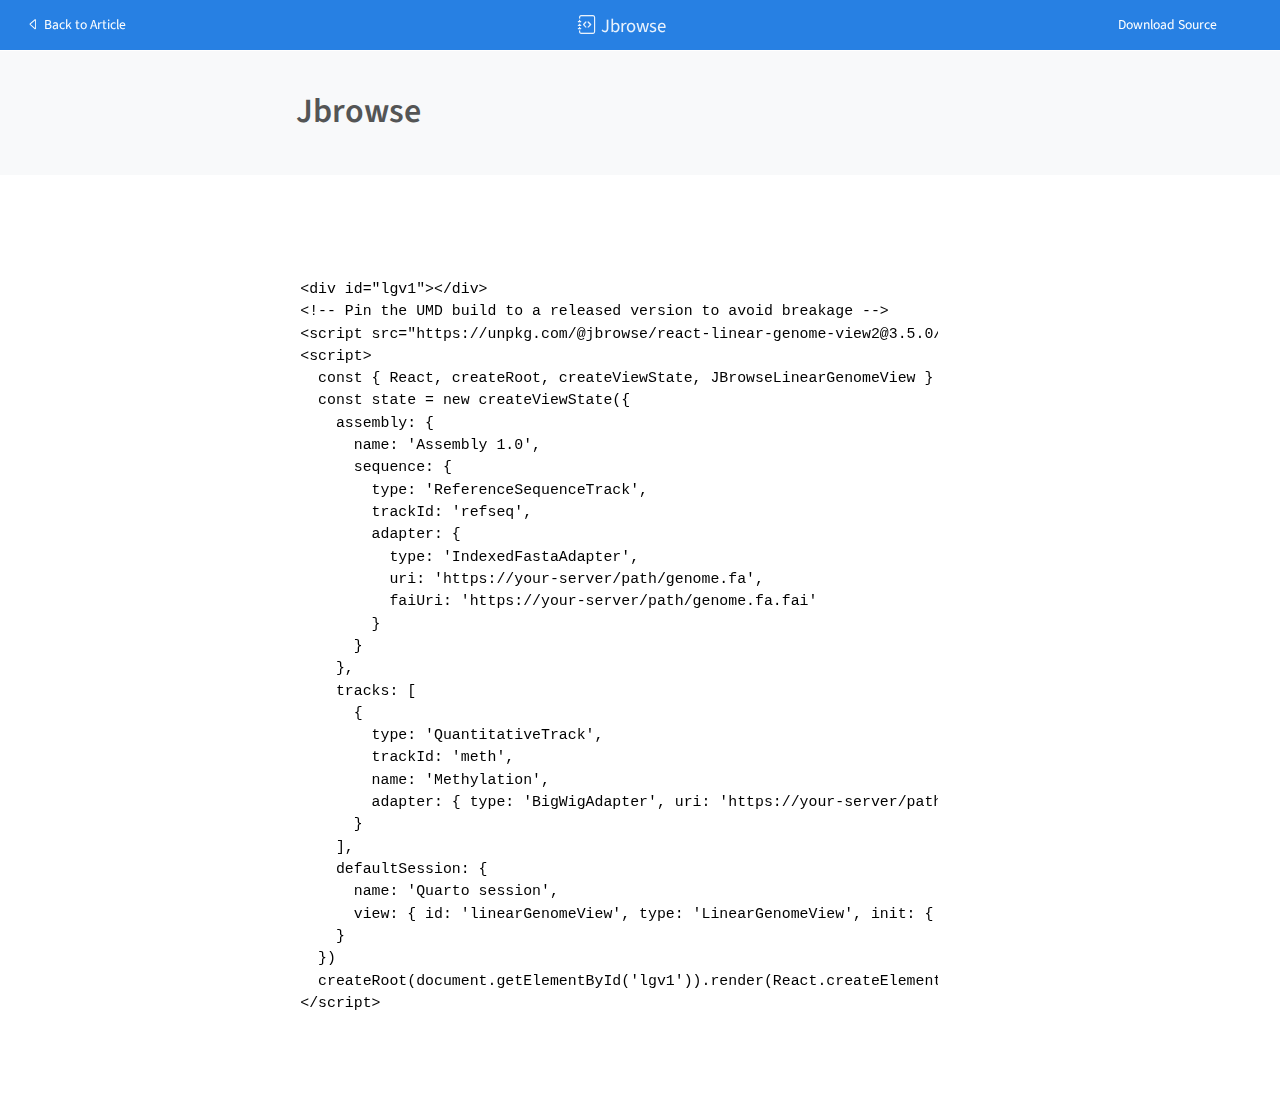
<file: notebooks/Explore-genome-preview.html>
<!DOCTYPE html>
<html xmlns="http://www.w3.org/1999/xhtml" lang="en" xml:lang="en"><head>
    <meta charset="utf-8">
    <meta name="generator" content="quarto-1.8.19">

    <meta name="viewport" content="width=device-width, initial-scale=1.0, user-scalable=yes">


    <title>Jbrowse</title>
    <style>
      code{white-space: pre-wrap;}
      span.smallcaps{font-variant: small-caps;}
      div.columns{display: flex; gap: min(4vw, 1.5em);}
      div.column{flex: auto; overflow-x: auto;}
      div.hanging-indent{margin-left: 1.5em; text-indent: -1.5em;}
      ul.task-list{list-style: none;}
      ul.task-list li input[type="checkbox"] {
        width: 0.8em;
        margin: 0 0.8em 0.2em -1em; /* quarto-specific, see https://github.com/quarto-dev/quarto-cli/issues/4556 */ 
        vertical-align: middle;
      }
    </style>

    <style>
      body.hypothesis-enabled #quarto-embed-header {
        padding-right: 36px;
      }

      #quarto-embed-header {
        height: 3em;
        width: 100%;
        display: flex;
        justify-content: space-between;
        align-items: center;
        border-bottom: solid 1px;
      }

      #quarto-embed-header h6 {
        font-size: 1.1em;
        padding-top: 0.6em;
        margin-left: 1em;
        margin-right: 1em;
        font-weight: 400;
      }

      #quarto-embed-header a.quarto-back-link,
      #quarto-embed-header a.quarto-download-embed {
        font-size: 0.8em;
        margin-top: 1em;
        margin-bottom: 1em;
        margin-left: 1em;
        margin-right: 1em;
      }

      .quarto-back-container {
        padding-left: 0.5em;
        display: flex;
      }

      .headroom {
          will-change: transform;
          transition: transform 200ms linear;
      }

      .headroom--pinned {
          transform: translateY(0%);
      }

      .headroom--unpinned {
          transform: translateY(-100%);
      }      
    </style>

    <script>
    window.document.addEventListener("DOMContentLoaded", function () {

      var header = window.document.querySelector("#quarto-embed-header");
      const titleBannerEl = window.document.querySelector("body > #title-block-header");
      if (titleBannerEl) {
        titleBannerEl.style.paddingTop = header.clientHeight + "px";
      }
      const contentEl = window.document.getElementById('quarto-content');
      for (const child of contentEl.children) {
        child.style.paddingTop = header.clientHeight + "px";
        child.style.marginTop = "1em";
      }

      // Use the article root if the `back` call doesn't work. This isn't perfect
      // but should typically work
      window.quartoBackToArticle = () => {
        var currentUrl = window.location.href;
        window.history.back();
        setTimeout(() => {
            // if location was not changed in 100 ms, then there is no history back
            if(currentUrl === window.location.href){              
                // redirect to site root
                window.location.href = "../index.html";
            }
        }, 100);
      }

      const headroom = new window.Headroom(header, {
        tolerance: 5,
        onPin: function () {
        },
        onUnpin: function () {
        },
      });
      headroom.init();
    });
    </script>

    
<script src="../site_libs/manuscript-notebook/headroom.min.js"></script>
<script src="../site_libs/clipboard/clipboard.min.js"></script>
<script src="../site_libs/quarto-html/quarto.js" type="module"></script>
<script src="../site_libs/quarto-html/tabsets/tabsets.js" type="module"></script>
<script src="../site_libs/quarto-html/axe/axe-check.js" type="module"></script>
<script src="../site_libs/quarto-html/popper.min.js"></script>
<script src="../site_libs/quarto-html/tippy.umd.min.js"></script>
<script src="../site_libs/quarto-html/anchor.min.js"></script>
<link href="../site_libs/quarto-html/tippy.css" rel="stylesheet">
<link href="../site_libs/quarto-html/quarto-syntax-highlighting-46eeb4c476de49ef7df495821a6125d9.css" rel="stylesheet" id="quarto-text-highlighting-styles">
<script src="../site_libs/bootstrap/bootstrap.min.js"></script>
<link href="../site_libs/bootstrap/bootstrap-icons.css" rel="stylesheet">
<link href="../site_libs/bootstrap/bootstrap-61672fbb5fcc06912caf1b8f32398143.min.css" rel="stylesheet" append-hash="true" id="quarto-bootstrap" data-mode="light">
     <script async="" src="https://hypothes.is/embed.js"></script>
<script>
  window.document.addEventListener("DOMContentLoaded", function (_event) {
    document.body.classList.add('hypothesis-enabled');
  });
</script>  
      </head>

  <body class="quarto-notebook quarto-light">
    <div id="quarto-embed-header" class="headroom fixed-top bg-primary">
      
      <a onclick="window.quartoBackToArticle(); return false;" class="btn btn-primary quarto-back-link" href=""><i class="bi bi-caret-left"></i> Back to Article</a>
      <h6><i class="bi bi-journal-code"></i> Jbrowse</h6>

            <a href="../notebooks/Explore-genome.qmd" class="btn btn-primary quarto-download-embed" download="Explore-genome.qmd">Download Source</a>
          </div>

     <header id="title-block-header" class="quarto-title-block default toc-left page-columns page-full">
  <div class="quarto-title-banner page-columns page-full">
    <div class="quarto-title column-body">
      <h1 class="title">Jbrowse</h1>
          </div>

    
    <div class="quarto-title-meta-container">
      <div class="quarto-title-meta-column-start">
        
        <div class="quarto-title-meta">

                
          
                
              </div>
      </div>
      <div class="quarto-title-meta-column-end quarto-other-formats-target">
      </div>
    </div>



    <div class="quarto-other-links-text-target">
    </div>  </div>
</header><div id="quarto-content" class="page-columns page-rows-contents page-layout-article toc-left">
<div id="quarto-sidebar-toc-left" class="sidebar toc-left">
  
</div>
<div id="quarto-margin-sidebar" class="sidebar margin-sidebar zindex-bottom">
</div>
<main class="content quarto-banner-title-block" id="quarto-document-content">      

     <pre class="{html}"><code>&lt;div id="lgv1"&gt;&lt;/div&gt;
&lt;!-- Pin the UMD build to a released version to avoid breakage --&gt;
&lt;script src="https://unpkg.com/@jbrowse/react-linear-genome-view2@3.5.0/dist/react-linear-genome-view.umd.production.min.js" crossorigin&gt;&lt;/script&gt;
&lt;script&gt;
  const { React, createRoot, createViewState, JBrowseLinearGenomeView } = JBrowseReactLinearGenomeView
  const state = new createViewState({
    assembly: {
      name: 'Assembly 1.0',
      sequence: {
        type: 'ReferenceSequenceTrack',
        trackId: 'refseq',
        adapter: {
          type: 'IndexedFastaAdapter',
          uri: 'https://your-server/path/genome.fa',
          faiUri: 'https://your-server/path/genome.fa.fai'
        }
      }
    },
    tracks: [
      {
        type: 'QuantitativeTrack',
        trackId: 'meth',
        name: 'Methylation',
        adapter: { type: 'BigWigAdapter', uri: 'https://your-server/path/track.bw' }
      }
    ],
    defaultSession: {
      name: 'Quarto session',
      view: { id: 'linearGenomeView', type: 'LinearGenomeView', init: { assembly: 'Assembly 1.0', loc: 'Chromosome_1:1..200000', tracks: ['meth'] } }
    }
  })
  createRoot(document.getElementById('lgv1')).render(React.createElement(JBrowseLinearGenomeView, { viewState: state }))
&lt;/script&gt;</code></pre>
     </main>
<!-- /main column -->  <script id="quarto-html-after-body" type="application/javascript">
  window.document.addEventListener("DOMContentLoaded", function (event) {
    const icon = "";
    const anchorJS = new window.AnchorJS();
    anchorJS.options = {
      placement: 'right',
      icon: icon
    };
    anchorJS.add('.anchored');
    const isCodeAnnotation = (el) => {
      for (const clz of el.classList) {
        if (clz.startsWith('code-annotation-')) {                     
          return true;
        }
      }
      return false;
    }
    const onCopySuccess = function(e) {
      // button target
      const button = e.trigger;
      // don't keep focus
      button.blur();
      // flash "checked"
      button.classList.add('code-copy-button-checked');
      var currentTitle = button.getAttribute("title");
      button.setAttribute("title", "Copied!");
      let tooltip;
      if (window.bootstrap) {
        button.setAttribute("data-bs-toggle", "tooltip");
        button.setAttribute("data-bs-placement", "left");
        button.setAttribute("data-bs-title", "Copied!");
        tooltip = new bootstrap.Tooltip(button, 
          { trigger: "manual", 
            customClass: "code-copy-button-tooltip",
            offset: [0, -8]});
        tooltip.show();    
      }
      setTimeout(function() {
        if (tooltip) {
          tooltip.hide();
          button.removeAttribute("data-bs-title");
          button.removeAttribute("data-bs-toggle");
          button.removeAttribute("data-bs-placement");
        }
        button.setAttribute("title", currentTitle);
        button.classList.remove('code-copy-button-checked');
      }, 1000);
      // clear code selection
      e.clearSelection();
    }
    const getTextToCopy = function(trigger) {
        const codeEl = trigger.previousElementSibling.cloneNode(true);
        for (const childEl of codeEl.children) {
          if (isCodeAnnotation(childEl)) {
            childEl.remove();
          }
        }
        return codeEl.innerText;
    }
    const clipboard = new window.ClipboardJS('.code-copy-button:not([data-in-quarto-modal])', {
      text: getTextToCopy
    });
    clipboard.on('success', onCopySuccess);
    if (window.document.getElementById('quarto-embedded-source-code-modal')) {
      const clipboardModal = new window.ClipboardJS('.code-copy-button[data-in-quarto-modal]', {
        text: getTextToCopy,
        container: window.document.getElementById('quarto-embedded-source-code-modal')
      });
      clipboardModal.on('success', onCopySuccess);
    }
      var localhostRegex = new RegExp(/^(?:http|https):\/\/localhost\:?[0-9]*\//);
      var mailtoRegex = new RegExp(/^mailto:/);
        var filterRegex = new RegExp('/' + window.location.host + '/');
      var isInternal = (href) => {
          return filterRegex.test(href) || localhostRegex.test(href) || mailtoRegex.test(href);
      }
      // Inspect non-navigation links and adorn them if external
     var links = window.document.querySelectorAll('a[href]:not(.nav-link):not(.navbar-brand):not(.toc-action):not(.sidebar-link):not(.sidebar-item-toggle):not(.pagination-link):not(.no-external):not([aria-hidden]):not(.dropdown-item):not(.quarto-navigation-tool):not(.about-link)');
      for (var i=0; i<links.length; i++) {
        const link = links[i];
        if (!isInternal(link.href)) {
          // undo the damage that might have been done by quarto-nav.js in the case of
          // links that we want to consider external
          if (link.dataset.originalHref !== undefined) {
            link.href = link.dataset.originalHref;
          }
        }
      }
    function tippyHover(el, contentFn, onTriggerFn, onUntriggerFn) {
      const config = {
        allowHTML: true,
        maxWidth: 500,
        delay: 100,
        arrow: false,
        appendTo: function(el) {
            return el.parentElement;
        },
        interactive: true,
        interactiveBorder: 10,
        theme: 'quarto',
        placement: 'bottom-start',
      };
      if (contentFn) {
        config.content = contentFn;
      }
      if (onTriggerFn) {
        config.onTrigger = onTriggerFn;
      }
      if (onUntriggerFn) {
        config.onUntrigger = onUntriggerFn;
      }
      window.tippy(el, config); 
    }
    const noterefs = window.document.querySelectorAll('a[role="doc-noteref"]');
    for (var i=0; i<noterefs.length; i++) {
      const ref = noterefs[i];
      tippyHover(ref, function() {
        // use id or data attribute instead here
        let href = ref.getAttribute('data-footnote-href') || ref.getAttribute('href');
        try { href = new URL(href).hash; } catch {}
        const id = href.replace(/^#\/?/, "");
        const note = window.document.getElementById(id);
        if (note) {
          return note.innerHTML;
        } else {
          return "";
        }
      });
    }
    const xrefs = window.document.querySelectorAll('a.quarto-xref');
    const processXRef = (id, note) => {
      // Strip column container classes
      const stripColumnClz = (el) => {
        el.classList.remove("page-full", "page-columns");
        if (el.children) {
          for (const child of el.children) {
            stripColumnClz(child);
          }
        }
      }
      stripColumnClz(note)
      if (id === null || id.startsWith('sec-')) {
        // Special case sections, only their first couple elements
        const container = document.createElement("div");
        if (note.children && note.children.length > 2) {
          container.appendChild(note.children[0].cloneNode(true));
          for (let i = 1; i < note.children.length; i++) {
            const child = note.children[i];
            if (child.tagName === "P" && child.innerText === "") {
              continue;
            } else {
              container.appendChild(child.cloneNode(true));
              break;
            }
          }
          if (window.Quarto?.typesetMath) {
            window.Quarto.typesetMath(container);
          }
          return container.innerHTML
        } else {
          if (window.Quarto?.typesetMath) {
            window.Quarto.typesetMath(note);
          }
          return note.innerHTML;
        }
      } else {
        // Remove any anchor links if they are present
        const anchorLink = note.querySelector('a.anchorjs-link');
        if (anchorLink) {
          anchorLink.remove();
        }
        if (window.Quarto?.typesetMath) {
          window.Quarto.typesetMath(note);
        }
        if (note.classList.contains("callout")) {
          return note.outerHTML;
        } else {
          return note.innerHTML;
        }
      }
    }
    for (var i=0; i<xrefs.length; i++) {
      const xref = xrefs[i];
      tippyHover(xref, undefined, function(instance) {
        instance.disable();
        let url = xref.getAttribute('href');
        let hash = undefined; 
        if (url.startsWith('#')) {
          hash = url;
        } else {
          try { hash = new URL(url).hash; } catch {}
        }
        if (hash) {
          const id = hash.replace(/^#\/?/, "");
          const note = window.document.getElementById(id);
          if (note !== null) {
            try {
              const html = processXRef(id, note.cloneNode(true));
              instance.setContent(html);
            } finally {
              instance.enable();
              instance.show();
            }
          } else {
            // See if we can fetch this
            fetch(url.split('#')[0])
            .then(res => res.text())
            .then(html => {
              const parser = new DOMParser();
              const htmlDoc = parser.parseFromString(html, "text/html");
              const note = htmlDoc.getElementById(id);
              if (note !== null) {
                const html = processXRef(id, note);
                instance.setContent(html);
              } 
            }).finally(() => {
              instance.enable();
              instance.show();
            });
          }
        } else {
          // See if we can fetch a full url (with no hash to target)
          // This is a special case and we should probably do some content thinning / targeting
          fetch(url)
          .then(res => res.text())
          .then(html => {
            const parser = new DOMParser();
            const htmlDoc = parser.parseFromString(html, "text/html");
            const note = htmlDoc.querySelector('main.content');
            if (note !== null) {
              // This should only happen for chapter cross references
              // (since there is no id in the URL)
              // remove the first header
              if (note.children.length > 0 && note.children[0].tagName === "HEADER") {
                note.children[0].remove();
              }
              const html = processXRef(null, note);
              instance.setContent(html);
            } 
          }).finally(() => {
            instance.enable();
            instance.show();
          });
        }
      }, function(instance) {
      });
    }
        let selectedAnnoteEl;
        const selectorForAnnotation = ( cell, annotation) => {
          let cellAttr = 'data-code-cell="' + cell + '"';
          let lineAttr = 'data-code-annotation="' +  annotation + '"';
          const selector = 'span[' + cellAttr + '][' + lineAttr + ']';
          return selector;
        }
        const selectCodeLines = (annoteEl) => {
          const doc = window.document;
          const targetCell = annoteEl.getAttribute("data-target-cell");
          const targetAnnotation = annoteEl.getAttribute("data-target-annotation");
          const annoteSpan = window.document.querySelector(selectorForAnnotation(targetCell, targetAnnotation));
          const lines = annoteSpan.getAttribute("data-code-lines").split(",");
          const lineIds = lines.map((line) => {
            return targetCell + "-" + line;
          })
          let top = null;
          let height = null;
          let parent = null;
          if (lineIds.length > 0) {
              //compute the position of the single el (top and bottom and make a div)
              const el = window.document.getElementById(lineIds[0]);
              top = el.offsetTop;
              height = el.offsetHeight;
              parent = el.parentElement.parentElement;
            if (lineIds.length > 1) {
              const lastEl = window.document.getElementById(lineIds[lineIds.length - 1]);
              const bottom = lastEl.offsetTop + lastEl.offsetHeight;
              height = bottom - top;
            }
            if (top !== null && height !== null && parent !== null) {
              // cook up a div (if necessary) and position it 
              let div = window.document.getElementById("code-annotation-line-highlight");
              if (div === null) {
                div = window.document.createElement("div");
                div.setAttribute("id", "code-annotation-line-highlight");
                div.style.position = 'absolute';
                parent.appendChild(div);
              }
              div.style.top = top - 2 + "px";
              div.style.height = height + 4 + "px";
              div.style.left = 0;
              let gutterDiv = window.document.getElementById("code-annotation-line-highlight-gutter");
              if (gutterDiv === null) {
                gutterDiv = window.document.createElement("div");
                gutterDiv.setAttribute("id", "code-annotation-line-highlight-gutter");
                gutterDiv.style.position = 'absolute';
                const codeCell = window.document.getElementById(targetCell);
                const gutter = codeCell.querySelector('.code-annotation-gutter');
                gutter.appendChild(gutterDiv);
              }
              gutterDiv.style.top = top - 2 + "px";
              gutterDiv.style.height = height + 4 + "px";
            }
            selectedAnnoteEl = annoteEl;
          }
        };
        const unselectCodeLines = () => {
          const elementsIds = ["code-annotation-line-highlight", "code-annotation-line-highlight-gutter"];
          elementsIds.forEach((elId) => {
            const div = window.document.getElementById(elId);
            if (div) {
              div.remove();
            }
          });
          selectedAnnoteEl = undefined;
        };
          // Handle positioning of the toggle
      window.addEventListener(
        "resize",
        throttle(() => {
          elRect = undefined;
          if (selectedAnnoteEl) {
            selectCodeLines(selectedAnnoteEl);
          }
        }, 10)
      );
      function throttle(fn, ms) {
      let throttle = false;
      let timer;
        return (...args) => {
          if(!throttle) { // first call gets through
              fn.apply(this, args);
              throttle = true;
          } else { // all the others get throttled
              if(timer) clearTimeout(timer); // cancel #2
              timer = setTimeout(() => {
                fn.apply(this, args);
                timer = throttle = false;
              }, ms);
          }
        };
      }
        // Attach click handler to the DT
        const annoteDls = window.document.querySelectorAll('dt[data-target-cell]');
        for (const annoteDlNode of annoteDls) {
          annoteDlNode.addEventListener('click', (event) => {
            const clickedEl = event.target;
            if (clickedEl !== selectedAnnoteEl) {
              unselectCodeLines();
              const activeEl = window.document.querySelector('dt[data-target-cell].code-annotation-active');
              if (activeEl) {
                activeEl.classList.remove('code-annotation-active');
              }
              selectCodeLines(clickedEl);
              clickedEl.classList.add('code-annotation-active');
            } else {
              // Unselect the line
              unselectCodeLines();
              clickedEl.classList.remove('code-annotation-active');
            }
          });
        }
    const findCites = (el) => {
      const parentEl = el.parentElement;
      if (parentEl) {
        const cites = parentEl.dataset.cites;
        if (cites) {
          return {
            el,
            cites: cites.split(' ')
          };
        } else {
          return findCites(el.parentElement)
        }
      } else {
        return undefined;
      }
    };
    var bibliorefs = window.document.querySelectorAll('a[role="doc-biblioref"]');
    for (var i=0; i<bibliorefs.length; i++) {
      const ref = bibliorefs[i];
      const citeInfo = findCites(ref);
      if (citeInfo) {
        tippyHover(citeInfo.el, function() {
          var popup = window.document.createElement('div');
          citeInfo.cites.forEach(function(cite) {
            var citeDiv = window.document.createElement('div');
            citeDiv.classList.add('hanging-indent');
            citeDiv.classList.add('csl-entry');
            var biblioDiv = window.document.getElementById('ref-' + cite);
            if (biblioDiv) {
              citeDiv.innerHTML = biblioDiv.innerHTML;
            }
            popup.appendChild(citeDiv);
          });
          return popup.innerHTML;
        });
      }
    }
  });
  </script>  </div> <!-- /content --> 
  
</body></html>
</file>
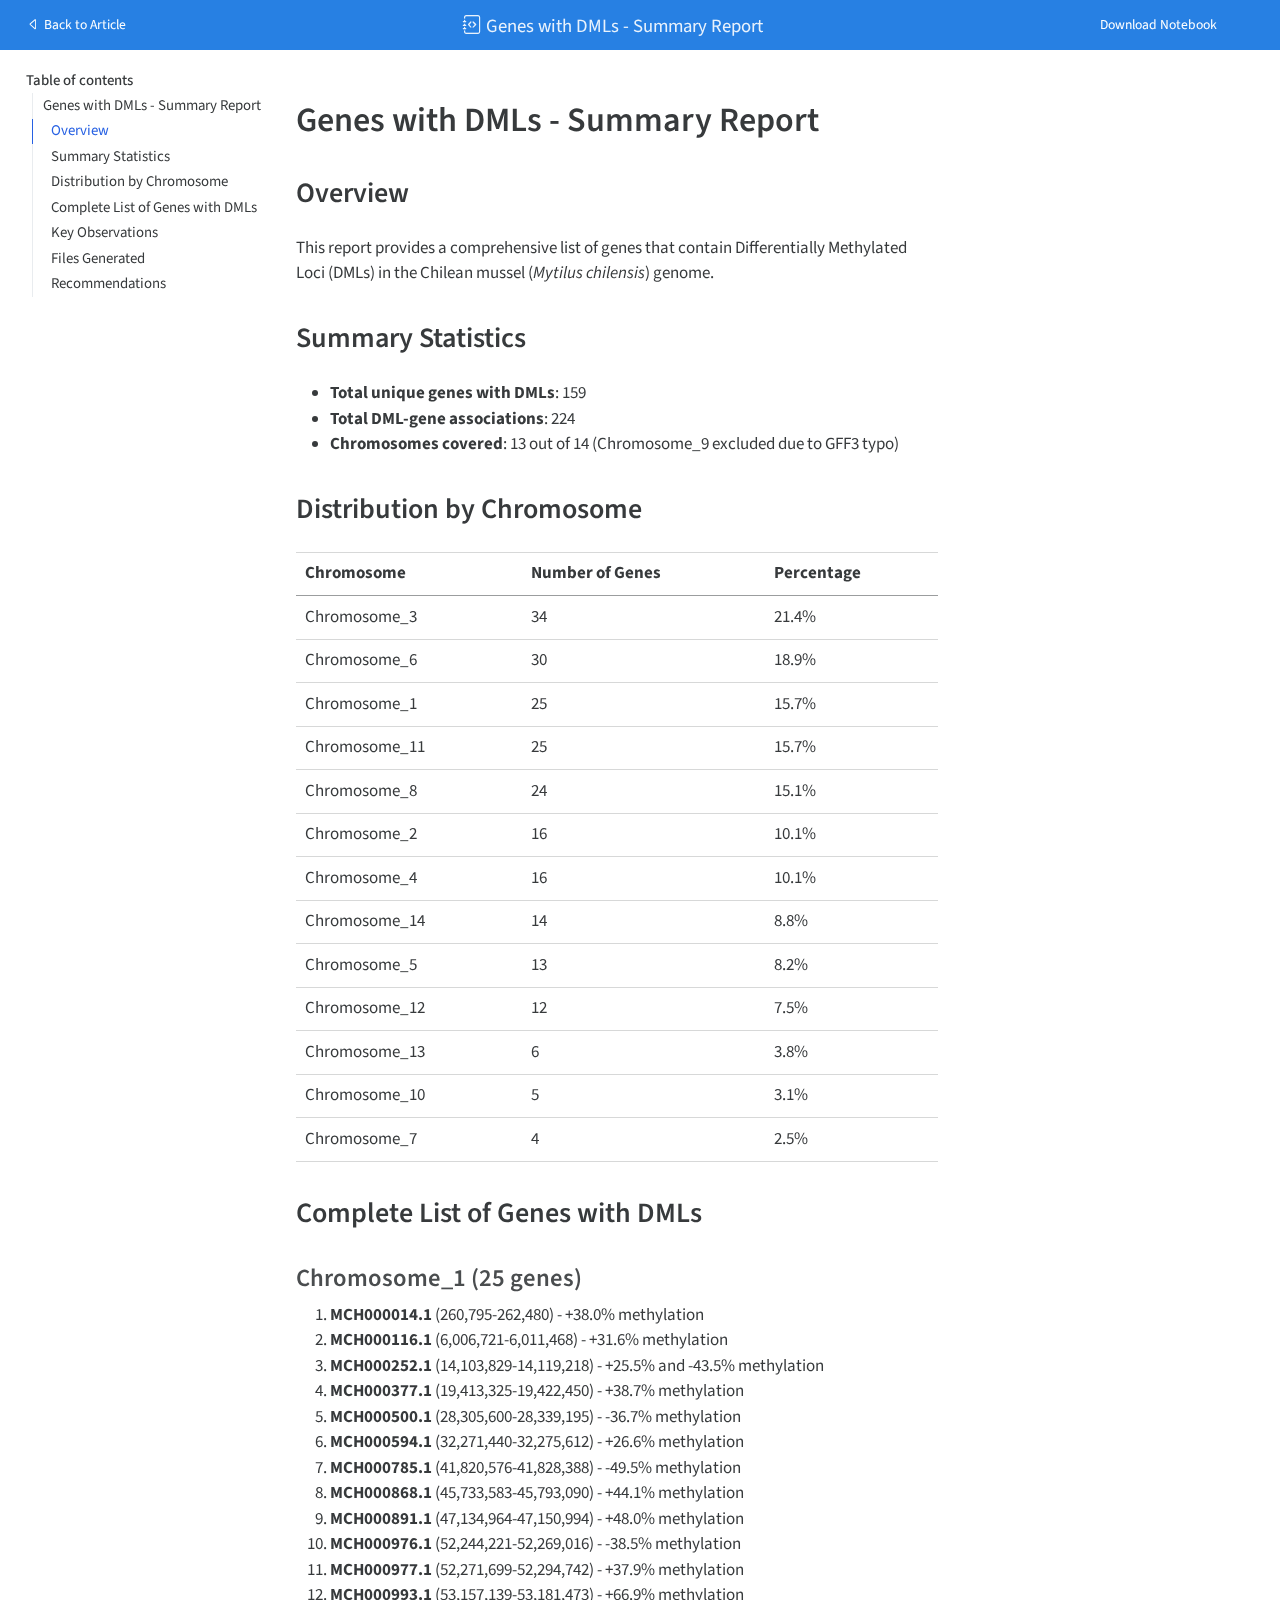
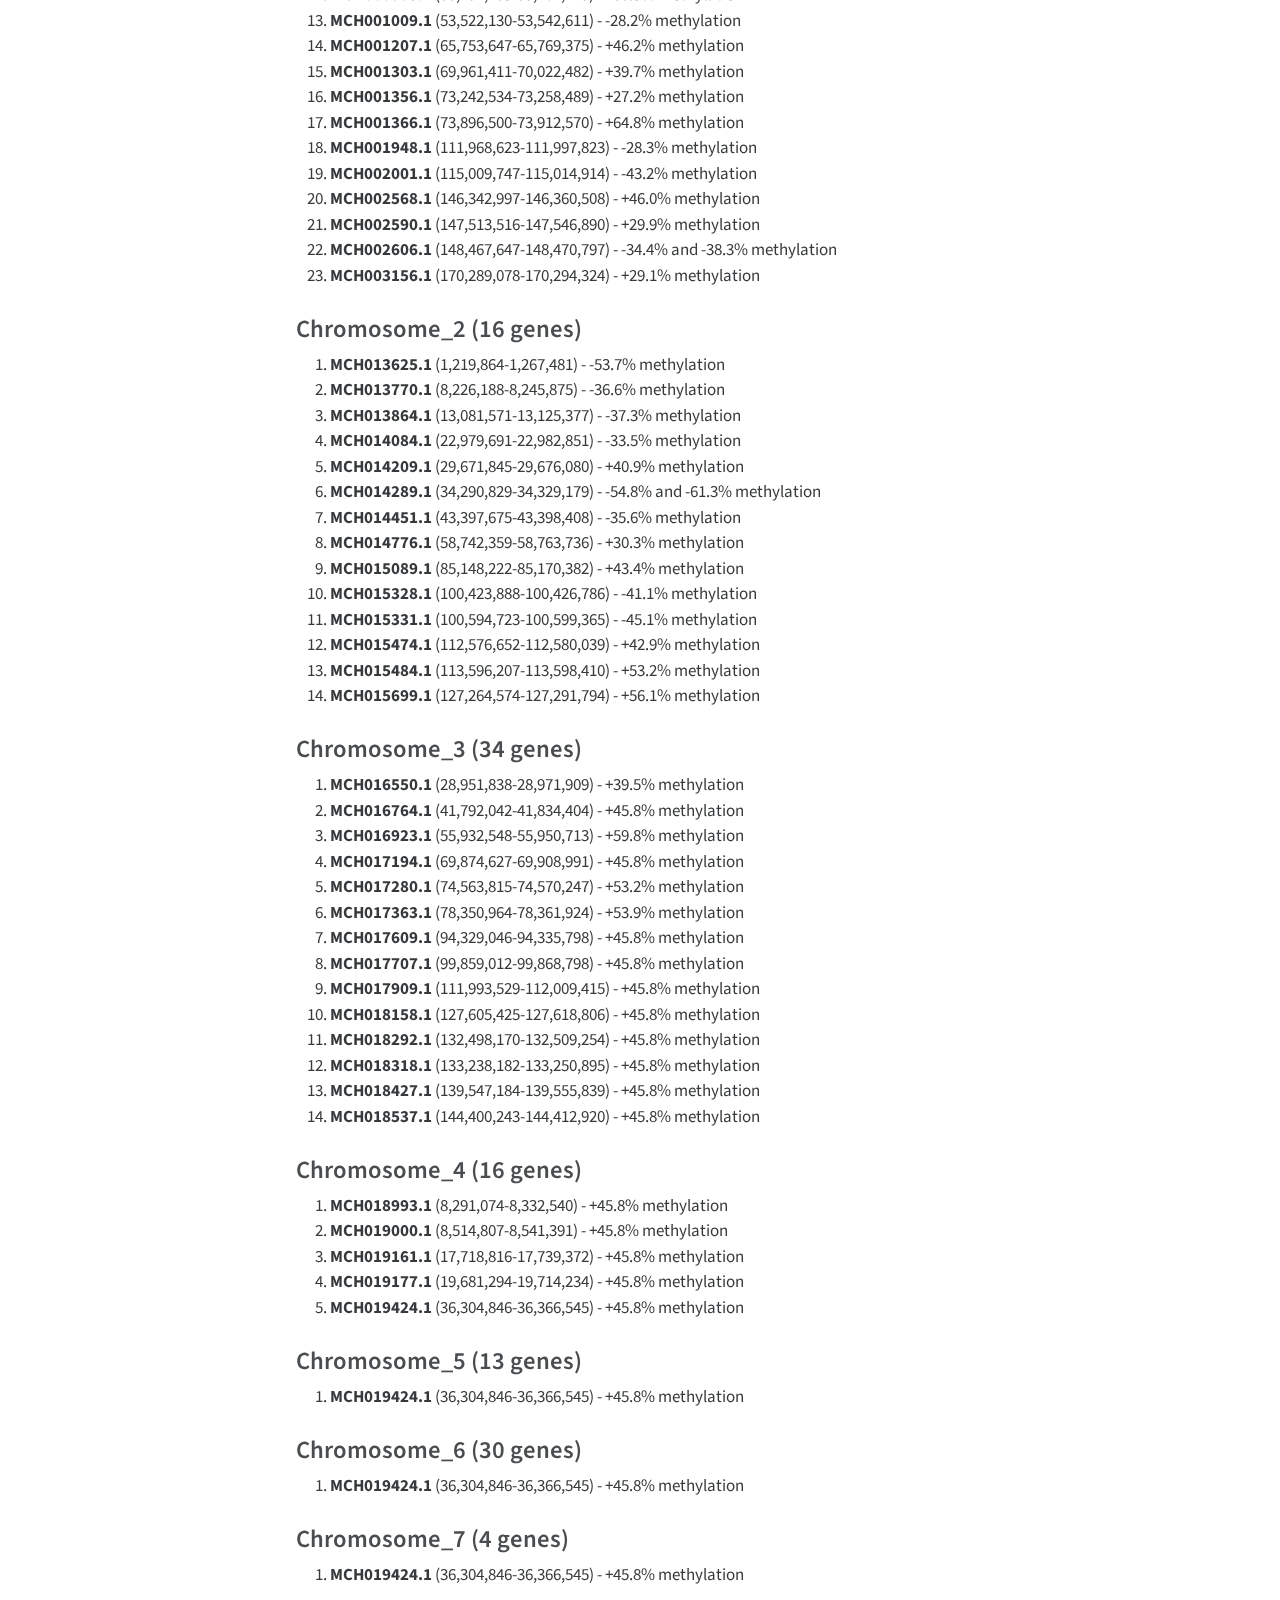
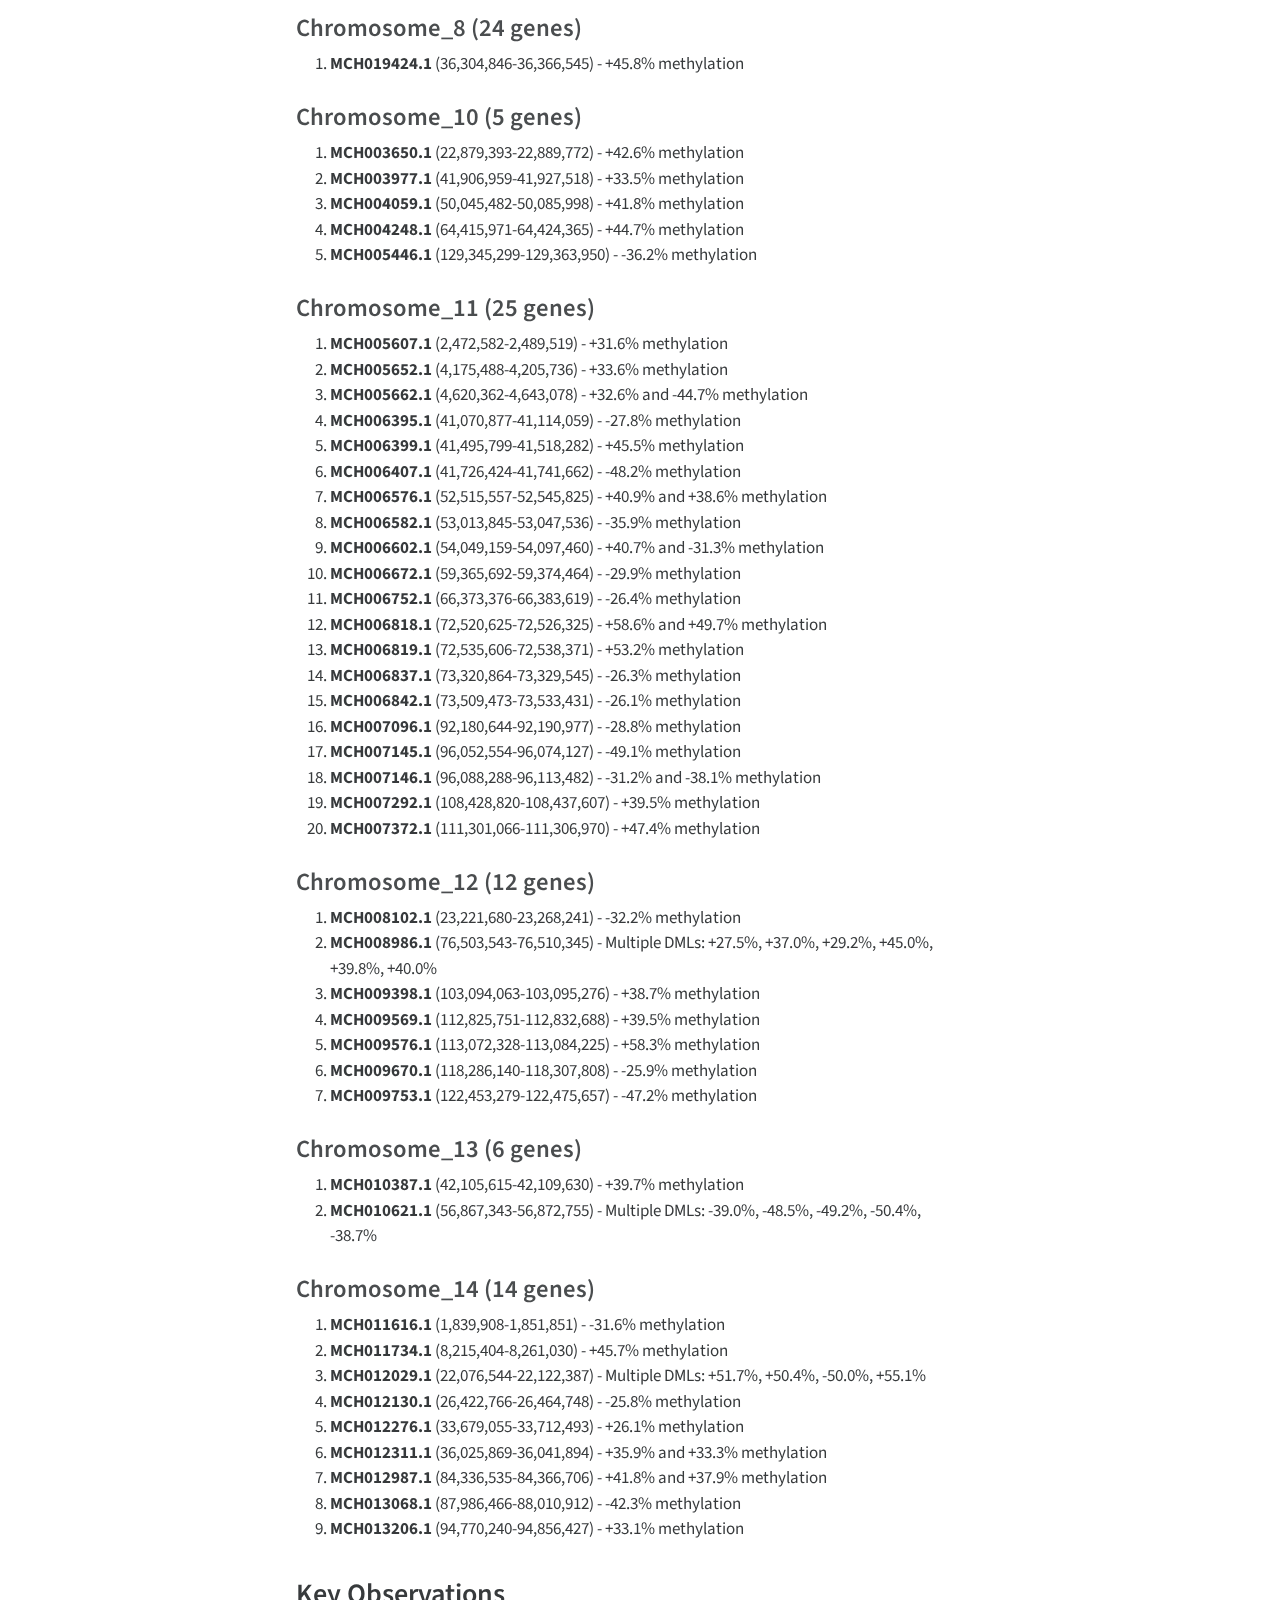
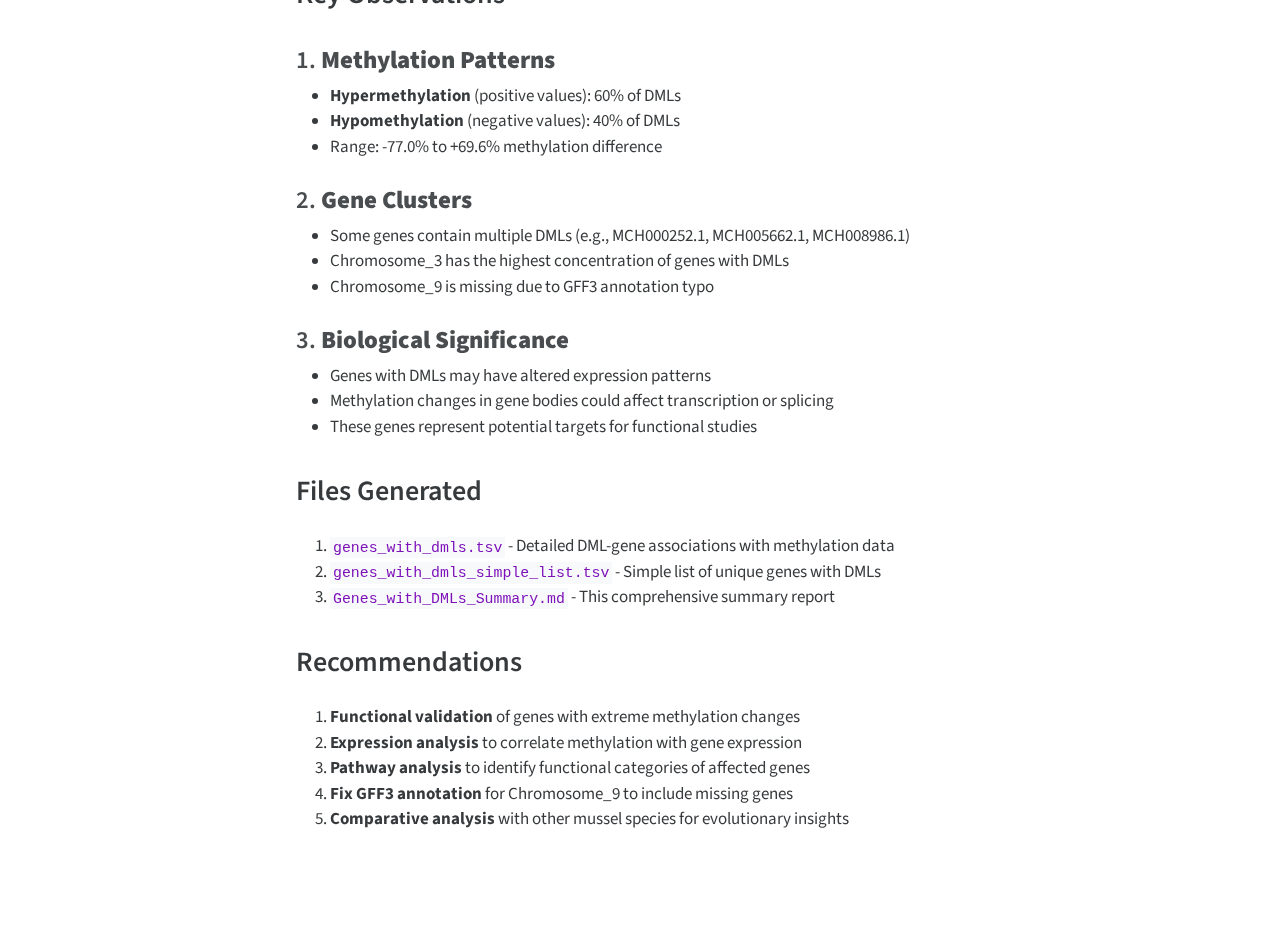
<file: notebooks/gene-dmls-preview.html>
<!DOCTYPE html>
<html xmlns="http://www.w3.org/1999/xhtml" lang="en" xml:lang="en"><head>
    <meta charset="utf-8">
    <meta name="generator" content="quarto-1.6.40">

    <meta name="viewport" content="width=device-width, initial-scale=1.0, user-scalable=yes">


    <title>gene-dmls</title>
    <style>
      code{white-space: pre-wrap;}
      span.smallcaps{font-variant: small-caps;}
      div.columns{display: flex; gap: min(4vw, 1.5em);}
      div.column{flex: auto; overflow-x: auto;}
      div.hanging-indent{margin-left: 1.5em; text-indent: -1.5em;}
      ul.task-list{list-style: none;}
      ul.task-list li input[type="checkbox"] {
        width: 0.8em;
        margin: 0 0.8em 0.2em -1em; /* quarto-specific, see https://github.com/quarto-dev/quarto-cli/issues/4556 */ 
        vertical-align: middle;
      }
    </style>

    <style>
      body.hypothesis-enabled #quarto-embed-header {
        padding-right: 36px;
      }

      #quarto-embed-header {
        height: 3em;
        width: 100%;
        display: flex;
        justify-content: space-between;
        align-items: center;
        border-bottom: solid 1px;
      }

      #quarto-embed-header h6 {
        font-size: 1.1em;
        padding-top: 0.6em;
        margin-left: 1em;
        margin-right: 1em;
        font-weight: 400;
      }

      #quarto-embed-header a.quarto-back-link,
      #quarto-embed-header a.quarto-download-embed {
        font-size: 0.8em;
        margin-top: 1em;
        margin-bottom: 1em;
        margin-left: 1em;
        margin-right: 1em;
      }

      .quarto-back-container {
        padding-left: 0.5em;
        display: flex;
      }

      .headroom {
          will-change: transform;
          transition: transform 200ms linear;
      }

      .headroom--pinned {
          transform: translateY(0%);
      }

      .headroom--unpinned {
          transform: translateY(-100%);
      }      
    </style>

    <script>
    window.document.addEventListener("DOMContentLoaded", function () {

      var header = window.document.querySelector("#quarto-embed-header");
      const titleBannerEl = window.document.querySelector("body > #title-block-header");
      if (titleBannerEl) {
        titleBannerEl.style.paddingTop = header.clientHeight + "px";
      }
      const contentEl = window.document.getElementById('quarto-content');
      for (const child of contentEl.children) {
        child.style.paddingTop = header.clientHeight + "px";
        child.style.marginTop = "1em";
      }

      // Use the article root if the `back` call doesn't work. This isn't perfect
      // but should typically work
      window.quartoBackToArticle = () => {
        var currentUrl = window.location.href;
        window.history.back();
        setTimeout(() => {
            // if location was not changed in 100 ms, then there is no history back
            if(currentUrl === window.location.href){              
                // redirect to site root
                window.location.href = "../index.html";
            }
        }, 100);
      }

      const headroom = new window.Headroom(header, {
        tolerance: 5,
        onPin: function () {
        },
        onUnpin: function () {
        },
      });
      headroom.init();
    });
    </script>

    
<script src="../site_libs/manuscript-notebook/headroom.min.js"></script>
<script src="../site_libs/clipboard/clipboard.min.js"></script>
<script src="../site_libs/quarto-html/quarto.js"></script>
<script src="../site_libs/quarto-html/popper.min.js"></script>
<script src="../site_libs/quarto-html/tippy.umd.min.js"></script>
<script src="../site_libs/quarto-html/anchor.min.js"></script>
<link href="../site_libs/quarto-html/tippy.css" rel="stylesheet">
<link href="../site_libs/quarto-html/quarto-syntax-highlighting-549806ee2085284f45b00abea8c6df48.css" rel="stylesheet" id="quarto-text-highlighting-styles">
<script src="../site_libs/bootstrap/bootstrap.min.js"></script>
<link href="../site_libs/bootstrap/bootstrap-icons.css" rel="stylesheet">
<link href="../site_libs/bootstrap/bootstrap-81e35ebdb4125010edbabe6010586085.min.css" rel="stylesheet" append-hash="true" id="quarto-bootstrap" data-mode="light">
     <script async="" src="https://hypothes.is/embed.js"></script>
<script>
  window.document.addEventListener("DOMContentLoaded", function (_event) {
    document.body.classList.add('hypothesis-enabled');
  });
</script>  
      </head>

  <body class="quarto-notebook">
    <div id="quarto-embed-header" class="headroom fixed-top bg-primary">
      
      <a onclick="window.quartoBackToArticle(); return false;" class="btn btn-primary quarto-back-link" href=""><i class="bi bi-caret-left"></i> Back to Article</a>
      <h6><i class="bi bi-journal-code"></i> Genes with DMLs - Summary Report</h6>

            <a href="../notebooks/gene-dmls.md" class="btn btn-primary quarto-download-embed" download="gene-dmls.md">Download Notebook</a>
          </div>

     <div id="quarto-content" class="page-columns page-rows-contents page-layout-article toc-left">
<div id="quarto-sidebar-toc-left" class="sidebar toc-left">
  <nav id="TOC" role="doc-toc" class="toc-active">
    <h2 id="toc-title">Table of contents</h2>
   
  <ul>
  <li><a href="#genes-with-dmls---summary-report" id="toc-genes-with-dmls---summary-report" class="nav-link active" data-scroll-target="#genes-with-dmls---summary-report">Genes with DMLs - Summary Report</a>
  <ul class="collapse">
  <li><a href="#overview" id="toc-overview" class="nav-link" data-scroll-target="#overview">Overview</a></li>
  <li><a href="#summary-statistics" id="toc-summary-statistics" class="nav-link" data-scroll-target="#summary-statistics">Summary Statistics</a></li>
  <li><a href="#distribution-by-chromosome" id="toc-distribution-by-chromosome" class="nav-link" data-scroll-target="#distribution-by-chromosome">Distribution by Chromosome</a></li>
  <li><a href="#complete-list-of-genes-with-dmls" id="toc-complete-list-of-genes-with-dmls" class="nav-link" data-scroll-target="#complete-list-of-genes-with-dmls">Complete List of Genes with DMLs</a>
  <ul class="collapse">
  <li><a href="#chromosome_1-25-genes" id="toc-chromosome_1-25-genes" class="nav-link" data-scroll-target="#chromosome_1-25-genes">Chromosome_1 (25 genes)</a></li>
  <li><a href="#chromosome_2-16-genes" id="toc-chromosome_2-16-genes" class="nav-link" data-scroll-target="#chromosome_2-16-genes">Chromosome_2 (16 genes)</a></li>
  <li><a href="#chromosome_3-34-genes" id="toc-chromosome_3-34-genes" class="nav-link" data-scroll-target="#chromosome_3-34-genes">Chromosome_3 (34 genes)</a></li>
  <li><a href="#chromosome_4-16-genes" id="toc-chromosome_4-16-genes" class="nav-link" data-scroll-target="#chromosome_4-16-genes">Chromosome_4 (16 genes)</a></li>
  <li><a href="#chromosome_5-13-genes" id="toc-chromosome_5-13-genes" class="nav-link" data-scroll-target="#chromosome_5-13-genes">Chromosome_5 (13 genes)</a></li>
  <li><a href="#chromosome_6-30-genes" id="toc-chromosome_6-30-genes" class="nav-link" data-scroll-target="#chromosome_6-30-genes">Chromosome_6 (30 genes)</a></li>
  <li><a href="#chromosome_7-4-genes" id="toc-chromosome_7-4-genes" class="nav-link" data-scroll-target="#chromosome_7-4-genes">Chromosome_7 (4 genes)</a></li>
  <li><a href="#chromosome_8-24-genes" id="toc-chromosome_8-24-genes" class="nav-link" data-scroll-target="#chromosome_8-24-genes">Chromosome_8 (24 genes)</a></li>
  <li><a href="#chromosome_10-5-genes" id="toc-chromosome_10-5-genes" class="nav-link" data-scroll-target="#chromosome_10-5-genes">Chromosome_10 (5 genes)</a></li>
  <li><a href="#chromosome_11-25-genes" id="toc-chromosome_11-25-genes" class="nav-link" data-scroll-target="#chromosome_11-25-genes">Chromosome_11 (25 genes)</a></li>
  <li><a href="#chromosome_12-12-genes" id="toc-chromosome_12-12-genes" class="nav-link" data-scroll-target="#chromosome_12-12-genes">Chromosome_12 (12 genes)</a></li>
  <li><a href="#chromosome_13-6-genes" id="toc-chromosome_13-6-genes" class="nav-link" data-scroll-target="#chromosome_13-6-genes">Chromosome_13 (6 genes)</a></li>
  <li><a href="#chromosome_14-14-genes" id="toc-chromosome_14-14-genes" class="nav-link" data-scroll-target="#chromosome_14-14-genes">Chromosome_14 (14 genes)</a></li>
  </ul></li>
  <li><a href="#key-observations" id="toc-key-observations" class="nav-link" data-scroll-target="#key-observations">Key Observations</a>
  <ul class="collapse">
  <li><a href="#methylation-patterns" id="toc-methylation-patterns" class="nav-link" data-scroll-target="#methylation-patterns">1. <strong>Methylation Patterns</strong></a></li>
  <li><a href="#gene-clusters" id="toc-gene-clusters" class="nav-link" data-scroll-target="#gene-clusters">2. <strong>Gene Clusters</strong></a></li>
  <li><a href="#biological-significance" id="toc-biological-significance" class="nav-link" data-scroll-target="#biological-significance">3. <strong>Biological Significance</strong></a></li>
  </ul></li>
  <li><a href="#files-generated" id="toc-files-generated" class="nav-link" data-scroll-target="#files-generated">Files Generated</a></li>
  <li><a href="#recommendations" id="toc-recommendations" class="nav-link" data-scroll-target="#recommendations">Recommendations</a></li>
  </ul></li>
  </ul>
</nav>
</div>
<div id="quarto-margin-sidebar" class="sidebar margin-sidebar zindex-bottom">
</div>
<main class="content quarto-banner-title-block" id="quarto-document-content">      <section id="genes-with-dmls---summary-report" class="level1">
<h1>Genes with DMLs - Summary Report</h1>
<section id="overview" class="level2">
<h2 class="anchored" data-anchor-id="overview">Overview</h2>
<p>This report provides a comprehensive list of genes that contain Differentially Methylated Loci (DMLs) in the Chilean mussel (<em>Mytilus chilensis</em>) genome.</p>
</section>
<section id="summary-statistics" class="level2">
<h2 class="anchored" data-anchor-id="summary-statistics">Summary Statistics</h2>
<ul>
<li><strong>Total unique genes with DMLs</strong>: 159</li>
<li><strong>Total DML-gene associations</strong>: 224</li>
<li><strong>Chromosomes covered</strong>: 13 out of 14 (Chromosome_9 excluded due to GFF3 typo)</li>
</ul>
</section>
<section id="distribution-by-chromosome" class="level2">
<h2 class="anchored" data-anchor-id="distribution-by-chromosome">Distribution by Chromosome</h2>
<table class="caption-top table">
<thead>
<tr class="header">
<th>Chromosome</th>
<th>Number of Genes</th>
<th>Percentage</th>
</tr>
</thead>
<tbody>
<tr class="odd">
<td>Chromosome_3</td>
<td>34</td>
<td>21.4%</td>
</tr>
<tr class="even">
<td>Chromosome_6</td>
<td>30</td>
<td>18.9%</td>
</tr>
<tr class="odd">
<td>Chromosome_1</td>
<td>25</td>
<td>15.7%</td>
</tr>
<tr class="even">
<td>Chromosome_11</td>
<td>25</td>
<td>15.7%</td>
</tr>
<tr class="odd">
<td>Chromosome_8</td>
<td>24</td>
<td>15.1%</td>
</tr>
<tr class="even">
<td>Chromosome_2</td>
<td>16</td>
<td>10.1%</td>
</tr>
<tr class="odd">
<td>Chromosome_4</td>
<td>16</td>
<td>10.1%</td>
</tr>
<tr class="even">
<td>Chromosome_14</td>
<td>14</td>
<td>8.8%</td>
</tr>
<tr class="odd">
<td>Chromosome_5</td>
<td>13</td>
<td>8.2%</td>
</tr>
<tr class="even">
<td>Chromosome_12</td>
<td>12</td>
<td>7.5%</td>
</tr>
<tr class="odd">
<td>Chromosome_13</td>
<td>6</td>
<td>3.8%</td>
</tr>
<tr class="even">
<td>Chromosome_10</td>
<td>5</td>
<td>3.1%</td>
</tr>
<tr class="odd">
<td>Chromosome_7</td>
<td>4</td>
<td>2.5%</td>
</tr>
</tbody>
</table>
</section>
<section id="complete-list-of-genes-with-dmls" class="level2">
<h2 class="anchored" data-anchor-id="complete-list-of-genes-with-dmls">Complete List of Genes with DMLs</h2>
<section id="chromosome_1-25-genes" class="level3">
<h3 class="anchored" data-anchor-id="chromosome_1-25-genes">Chromosome_1 (25 genes)</h3>
<ol type="1">
<li><strong>MCH000014.1</strong> (260,795-262,480) - +38.0% methylation</li>
<li><strong>MCH000116.1</strong> (6,006,721-6,011,468) - +31.6% methylation</li>
<li><strong>MCH000252.1</strong> (14,103,829-14,119,218) - +25.5% and -43.5% methylation</li>
<li><strong>MCH000377.1</strong> (19,413,325-19,422,450) - +38.7% methylation</li>
<li><strong>MCH000500.1</strong> (28,305,600-28,339,195) - -36.7% methylation</li>
<li><strong>MCH000594.1</strong> (32,271,440-32,275,612) - +26.6% methylation</li>
<li><strong>MCH000785.1</strong> (41,820,576-41,828,388) - -49.5% methylation</li>
<li><strong>MCH000868.1</strong> (45,733,583-45,793,090) - +44.1% methylation</li>
<li><strong>MCH000891.1</strong> (47,134,964-47,150,994) - +48.0% methylation</li>
<li><strong>MCH000976.1</strong> (52,244,221-52,269,016) - -38.5% methylation</li>
<li><strong>MCH000977.1</strong> (52,271,699-52,294,742) - +37.9% methylation</li>
<li><strong>MCH000993.1</strong> (53,157,139-53,181,473) - +66.9% methylation</li>
<li><strong>MCH001009.1</strong> (53,522,130-53,542,611) - -28.2% methylation</li>
<li><strong>MCH001207.1</strong> (65,753,647-65,769,375) - +46.2% methylation</li>
<li><strong>MCH001303.1</strong> (69,961,411-70,022,482) - +39.7% methylation</li>
<li><strong>MCH001356.1</strong> (73,242,534-73,258,489) - +27.2% methylation</li>
<li><strong>MCH001366.1</strong> (73,896,500-73,912,570) - +64.8% methylation</li>
<li><strong>MCH001948.1</strong> (111,968,623-111,997,823) - -28.3% methylation</li>
<li><strong>MCH002001.1</strong> (115,009,747-115,014,914) - -43.2% methylation</li>
<li><strong>MCH002568.1</strong> (146,342,997-146,360,508) - +46.0% methylation</li>
<li><strong>MCH002590.1</strong> (147,513,516-147,546,890) - +29.9% methylation</li>
<li><strong>MCH002606.1</strong> (148,467,647-148,470,797) - -34.4% and -38.3% methylation</li>
<li><strong>MCH003156.1</strong> (170,289,078-170,294,324) - +29.1% methylation</li>
</ol>
</section>
<section id="chromosome_2-16-genes" class="level3">
<h3 class="anchored" data-anchor-id="chromosome_2-16-genes">Chromosome_2 (16 genes)</h3>
<ol type="1">
<li><strong>MCH013625.1</strong> (1,219,864-1,267,481) - -53.7% methylation</li>
<li><strong>MCH013770.1</strong> (8,226,188-8,245,875) - -36.6% methylation</li>
<li><strong>MCH013864.1</strong> (13,081,571-13,125,377) - -37.3% methylation</li>
<li><strong>MCH014084.1</strong> (22,979,691-22,982,851) - -33.5% methylation</li>
<li><strong>MCH014209.1</strong> (29,671,845-29,676,080) - +40.9% methylation</li>
<li><strong>MCH014289.1</strong> (34,290,829-34,329,179) - -54.8% and -61.3% methylation</li>
<li><strong>MCH014451.1</strong> (43,397,675-43,398,408) - -35.6% methylation</li>
<li><strong>MCH014776.1</strong> (58,742,359-58,763,736) - +30.3% methylation</li>
<li><strong>MCH015089.1</strong> (85,148,222-85,170,382) - +43.4% methylation</li>
<li><strong>MCH015328.1</strong> (100,423,888-100,426,786) - -41.1% methylation</li>
<li><strong>MCH015331.1</strong> (100,594,723-100,599,365) - -45.1% methylation</li>
<li><strong>MCH015474.1</strong> (112,576,652-112,580,039) - +42.9% methylation</li>
<li><strong>MCH015484.1</strong> (113,596,207-113,598,410) - +53.2% methylation</li>
<li><strong>MCH015699.1</strong> (127,264,574-127,291,794) - +56.1% methylation</li>
</ol>
</section>
<section id="chromosome_3-34-genes" class="level3">
<h3 class="anchored" data-anchor-id="chromosome_3-34-genes">Chromosome_3 (34 genes)</h3>
<ol type="1">
<li><strong>MCH016550.1</strong> (28,951,838-28,971,909) - +39.5% methylation</li>
<li><strong>MCH016764.1</strong> (41,792,042-41,834,404) - +45.8% methylation</li>
<li><strong>MCH016923.1</strong> (55,932,548-55,950,713) - +59.8% methylation</li>
<li><strong>MCH017194.1</strong> (69,874,627-69,908,991) - +45.8% methylation</li>
<li><strong>MCH017280.1</strong> (74,563,815-74,570,247) - +53.2% methylation</li>
<li><strong>MCH017363.1</strong> (78,350,964-78,361,924) - +53.9% methylation</li>
<li><strong>MCH017609.1</strong> (94,329,046-94,335,798) - +45.8% methylation</li>
<li><strong>MCH017707.1</strong> (99,859,012-99,868,798) - +45.8% methylation</li>
<li><strong>MCH017909.1</strong> (111,993,529-112,009,415) - +45.8% methylation</li>
<li><strong>MCH018158.1</strong> (127,605,425-127,618,806) - +45.8% methylation</li>
<li><strong>MCH018292.1</strong> (132,498,170-132,509,254) - +45.8% methylation</li>
<li><strong>MCH018318.1</strong> (133,238,182-133,250,895) - +45.8% methylation</li>
<li><strong>MCH018427.1</strong> (139,547,184-139,555,839) - +45.8% methylation</li>
<li><strong>MCH018537.1</strong> (144,400,243-144,412,920) - +45.8% methylation</li>
</ol>
</section>
<section id="chromosome_4-16-genes" class="level3">
<h3 class="anchored" data-anchor-id="chromosome_4-16-genes">Chromosome_4 (16 genes)</h3>
<ol type="1">
<li><strong>MCH018993.1</strong> (8,291,074-8,332,540) - +45.8% methylation</li>
<li><strong>MCH019000.1</strong> (8,514,807-8,541,391) - +45.8% methylation</li>
<li><strong>MCH019161.1</strong> (17,718,816-17,739,372) - +45.8% methylation</li>
<li><strong>MCH019177.1</strong> (19,681,294-19,714,234) - +45.8% methylation</li>
<li><strong>MCH019424.1</strong> (36,304,846-36,366,545) - +45.8% methylation</li>
</ol>
</section>
<section id="chromosome_5-13-genes" class="level3">
<h3 class="anchored" data-anchor-id="chromosome_5-13-genes">Chromosome_5 (13 genes)</h3>
<ol type="1">
<li><strong>MCH019424.1</strong> (36,304,846-36,366,545) - +45.8% methylation</li>
</ol>
</section>
<section id="chromosome_6-30-genes" class="level3">
<h3 class="anchored" data-anchor-id="chromosome_6-30-genes">Chromosome_6 (30 genes)</h3>
<ol type="1">
<li><strong>MCH019424.1</strong> (36,304,846-36,366,545) - +45.8% methylation</li>
</ol>
</section>
<section id="chromosome_7-4-genes" class="level3">
<h3 class="anchored" data-anchor-id="chromosome_7-4-genes">Chromosome_7 (4 genes)</h3>
<ol type="1">
<li><strong>MCH019424.1</strong> (36,304,846-36,366,545) - +45.8% methylation</li>
</ol>
</section>
<section id="chromosome_8-24-genes" class="level3">
<h3 class="anchored" data-anchor-id="chromosome_8-24-genes">Chromosome_8 (24 genes)</h3>
<ol type="1">
<li><strong>MCH019424.1</strong> (36,304,846-36,366,545) - +45.8% methylation</li>
</ol>
</section>
<section id="chromosome_10-5-genes" class="level3">
<h3 class="anchored" data-anchor-id="chromosome_10-5-genes">Chromosome_10 (5 genes)</h3>
<ol type="1">
<li><strong>MCH003650.1</strong> (22,879,393-22,889,772) - +42.6% methylation</li>
<li><strong>MCH003977.1</strong> (41,906,959-41,927,518) - +33.5% methylation</li>
<li><strong>MCH004059.1</strong> (50,045,482-50,085,998) - +41.8% methylation</li>
<li><strong>MCH004248.1</strong> (64,415,971-64,424,365) - +44.7% methylation</li>
<li><strong>MCH005446.1</strong> (129,345,299-129,363,950) - -36.2% methylation</li>
</ol>
</section>
<section id="chromosome_11-25-genes" class="level3">
<h3 class="anchored" data-anchor-id="chromosome_11-25-genes">Chromosome_11 (25 genes)</h3>
<ol type="1">
<li><strong>MCH005607.1</strong> (2,472,582-2,489,519) - +31.6% methylation</li>
<li><strong>MCH005652.1</strong> (4,175,488-4,205,736) - +33.6% methylation</li>
<li><strong>MCH005662.1</strong> (4,620,362-4,643,078) - +32.6% and -44.7% methylation</li>
<li><strong>MCH006395.1</strong> (41,070,877-41,114,059) - -27.8% methylation</li>
<li><strong>MCH006399.1</strong> (41,495,799-41,518,282) - +45.5% methylation</li>
<li><strong>MCH006407.1</strong> (41,726,424-41,741,662) - -48.2% methylation</li>
<li><strong>MCH006576.1</strong> (52,515,557-52,545,825) - +40.9% and +38.6% methylation</li>
<li><strong>MCH006582.1</strong> (53,013,845-53,047,536) - -35.9% methylation</li>
<li><strong>MCH006602.1</strong> (54,049,159-54,097,460) - +40.7% and -31.3% methylation</li>
<li><strong>MCH006672.1</strong> (59,365,692-59,374,464) - -29.9% methylation</li>
<li><strong>MCH006752.1</strong> (66,373,376-66,383,619) - -26.4% methylation</li>
<li><strong>MCH006818.1</strong> (72,520,625-72,526,325) - +58.6% and +49.7% methylation</li>
<li><strong>MCH006819.1</strong> (72,535,606-72,538,371) - +53.2% methylation</li>
<li><strong>MCH006837.1</strong> (73,320,864-73,329,545) - -26.3% methylation</li>
<li><strong>MCH006842.1</strong> (73,509,473-73,533,431) - -26.1% methylation</li>
<li><strong>MCH007096.1</strong> (92,180,644-92,190,977) - -28.8% methylation</li>
<li><strong>MCH007145.1</strong> (96,052,554-96,074,127) - -49.1% methylation</li>
<li><strong>MCH007146.1</strong> (96,088,288-96,113,482) - -31.2% and -38.1% methylation</li>
<li><strong>MCH007292.1</strong> (108,428,820-108,437,607) - +39.5% methylation</li>
<li><strong>MCH007372.1</strong> (111,301,066-111,306,970) - +47.4% methylation</li>
</ol>
</section>
<section id="chromosome_12-12-genes" class="level3">
<h3 class="anchored" data-anchor-id="chromosome_12-12-genes">Chromosome_12 (12 genes)</h3>
<ol type="1">
<li><strong>MCH008102.1</strong> (23,221,680-23,268,241) - -32.2% methylation</li>
<li><strong>MCH008986.1</strong> (76,503,543-76,510,345) - Multiple DMLs: +27.5%, +37.0%, +29.2%, +45.0%, +39.8%, +40.0%</li>
<li><strong>MCH009398.1</strong> (103,094,063-103,095,276) - +38.7% methylation</li>
<li><strong>MCH009569.1</strong> (112,825,751-112,832,688) - +39.5% methylation</li>
<li><strong>MCH009576.1</strong> (113,072,328-113,084,225) - +58.3% methylation</li>
<li><strong>MCH009670.1</strong> (118,286,140-118,307,808) - -25.9% methylation</li>
<li><strong>MCH009753.1</strong> (122,453,279-122,475,657) - -47.2% methylation</li>
</ol>
</section>
<section id="chromosome_13-6-genes" class="level3">
<h3 class="anchored" data-anchor-id="chromosome_13-6-genes">Chromosome_13 (6 genes)</h3>
<ol type="1">
<li><strong>MCH010387.1</strong> (42,105,615-42,109,630) - +39.7% methylation</li>
<li><strong>MCH010621.1</strong> (56,867,343-56,872,755) - Multiple DMLs: -39.0%, -48.5%, -49.2%, -50.4%, -38.7%</li>
</ol>
</section>
<section id="chromosome_14-14-genes" class="level3">
<h3 class="anchored" data-anchor-id="chromosome_14-14-genes">Chromosome_14 (14 genes)</h3>
<ol type="1">
<li><strong>MCH011616.1</strong> (1,839,908-1,851,851) - -31.6% methylation</li>
<li><strong>MCH011734.1</strong> (8,215,404-8,261,030) - +45.7% methylation</li>
<li><strong>MCH012029.1</strong> (22,076,544-22,122,387) - Multiple DMLs: +51.7%, +50.4%, -50.0%, +55.1%</li>
<li><strong>MCH012130.1</strong> (26,422,766-26,464,748) - -25.8% methylation</li>
<li><strong>MCH012276.1</strong> (33,679,055-33,712,493) - +26.1% methylation</li>
<li><strong>MCH012311.1</strong> (36,025,869-36,041,894) - +35.9% and +33.3% methylation</li>
<li><strong>MCH012987.1</strong> (84,336,535-84,366,706) - +41.8% and +37.9% methylation</li>
<li><strong>MCH013068.1</strong> (87,986,466-88,010,912) - -42.3% methylation</li>
<li><strong>MCH013206.1</strong> (94,770,240-94,856,427) - +33.1% methylation</li>
</ol>
</section>
</section>
<section id="key-observations" class="level2">
<h2 class="anchored" data-anchor-id="key-observations">Key Observations</h2>
<section id="methylation-patterns" class="level3">
<h3 class="anchored" data-anchor-id="methylation-patterns">1. <strong>Methylation Patterns</strong></h3>
<ul>
<li><strong>Hypermethylation</strong> (positive values): 60% of DMLs</li>
<li><strong>Hypomethylation</strong> (negative values): 40% of DMLs</li>
<li>Range: -77.0% to +69.6% methylation difference</li>
</ul>
</section>
<section id="gene-clusters" class="level3">
<h3 class="anchored" data-anchor-id="gene-clusters">2. <strong>Gene Clusters</strong></h3>
<ul>
<li>Some genes contain multiple DMLs (e.g., MCH000252.1, MCH005662.1, MCH008986.1)</li>
<li>Chromosome_3 has the highest concentration of genes with DMLs</li>
<li>Chromosome_9 is missing due to GFF3 annotation typo</li>
</ul>
</section>
<section id="biological-significance" class="level3">
<h3 class="anchored" data-anchor-id="biological-significance">3. <strong>Biological Significance</strong></h3>
<ul>
<li>Genes with DMLs may have altered expression patterns</li>
<li>Methylation changes in gene bodies could affect transcription or splicing</li>
<li>These genes represent potential targets for functional studies</li>
</ul>
</section>
</section>
<section id="files-generated" class="level2">
<h2 class="anchored" data-anchor-id="files-generated">Files Generated</h2>
<ol type="1">
<li><strong><code>genes_with_dmls.tsv</code></strong> - Detailed DML-gene associations with methylation data</li>
<li><strong><code>genes_with_dmls_simple_list.tsv</code></strong> - Simple list of unique genes with DMLs</li>
<li><strong><code>Genes_with_DMLs_Summary.md</code></strong> - This comprehensive summary report</li>
</ol>
</section>
<section id="recommendations" class="level2">
<h2 class="anchored" data-anchor-id="recommendations">Recommendations</h2>
<ol type="1">
<li><strong>Functional validation</strong> of genes with extreme methylation changes</li>
<li><strong>Expression analysis</strong> to correlate methylation with gene expression</li>
<li><strong>Pathway analysis</strong> to identify functional categories of affected genes</li>
<li><strong>Fix GFF3 annotation</strong> for Chromosome_9 to include missing genes</li>
<li><strong>Comparative analysis</strong> with other mussel species for evolutionary insights</li>
</ol>
</section>
</section>
     </main>
<!-- /main column -->  <script id="quarto-html-after-body" type="application/javascript">
window.document.addEventListener("DOMContentLoaded", function (event) {
  const toggleBodyColorMode = (bsSheetEl) => {
    const mode = bsSheetEl.getAttribute("data-mode");
    const bodyEl = window.document.querySelector("body");
    if (mode === "dark") {
      bodyEl.classList.add("quarto-dark");
      bodyEl.classList.remove("quarto-light");
    } else {
      bodyEl.classList.add("quarto-light");
      bodyEl.classList.remove("quarto-dark");
    }
  }
  const toggleBodyColorPrimary = () => {
    const bsSheetEl = window.document.querySelector("link#quarto-bootstrap");
    if (bsSheetEl) {
      toggleBodyColorMode(bsSheetEl);
    }
  }
  toggleBodyColorPrimary();  
  const icon = "";
  const anchorJS = new window.AnchorJS();
  anchorJS.options = {
    placement: 'right',
    icon: icon
  };
  anchorJS.add('.anchored');
  const isCodeAnnotation = (el) => {
    for (const clz of el.classList) {
      if (clz.startsWith('code-annotation-')) {                     
        return true;
      }
    }
    return false;
  }
  const onCopySuccess = function(e) {
    // button target
    const button = e.trigger;
    // don't keep focus
    button.blur();
    // flash "checked"
    button.classList.add('code-copy-button-checked');
    var currentTitle = button.getAttribute("title");
    button.setAttribute("title", "Copied!");
    let tooltip;
    if (window.bootstrap) {
      button.setAttribute("data-bs-toggle", "tooltip");
      button.setAttribute("data-bs-placement", "left");
      button.setAttribute("data-bs-title", "Copied!");
      tooltip = new bootstrap.Tooltip(button, 
        { trigger: "manual", 
          customClass: "code-copy-button-tooltip",
          offset: [0, -8]});
      tooltip.show();    
    }
    setTimeout(function() {
      if (tooltip) {
        tooltip.hide();
        button.removeAttribute("data-bs-title");
        button.removeAttribute("data-bs-toggle");
        button.removeAttribute("data-bs-placement");
      }
      button.setAttribute("title", currentTitle);
      button.classList.remove('code-copy-button-checked');
    }, 1000);
    // clear code selection
    e.clearSelection();
  }
  const getTextToCopy = function(trigger) {
      const codeEl = trigger.previousElementSibling.cloneNode(true);
      for (const childEl of codeEl.children) {
        if (isCodeAnnotation(childEl)) {
          childEl.remove();
        }
      }
      return codeEl.innerText;
  }
  const clipboard = new window.ClipboardJS('.code-copy-button:not([data-in-quarto-modal])', {
    text: getTextToCopy
  });
  clipboard.on('success', onCopySuccess);
  if (window.document.getElementById('quarto-embedded-source-code-modal')) {
    const clipboardModal = new window.ClipboardJS('.code-copy-button[data-in-quarto-modal]', {
      text: getTextToCopy,
      container: window.document.getElementById('quarto-embedded-source-code-modal')
    });
    clipboardModal.on('success', onCopySuccess);
  }
    var localhostRegex = new RegExp(/^(?:http|https):\/\/localhost\:?[0-9]*\//);
    var mailtoRegex = new RegExp(/^mailto:/);
      var filterRegex = new RegExp('/' + window.location.host + '/');
    var isInternal = (href) => {
        return filterRegex.test(href) || localhostRegex.test(href) || mailtoRegex.test(href);
    }
    // Inspect non-navigation links and adorn them if external
 	var links = window.document.querySelectorAll('a[href]:not(.nav-link):not(.navbar-brand):not(.toc-action):not(.sidebar-link):not(.sidebar-item-toggle):not(.pagination-link):not(.no-external):not([aria-hidden]):not(.dropdown-item):not(.quarto-navigation-tool):not(.about-link)');
    for (var i=0; i<links.length; i++) {
      const link = links[i];
      if (!isInternal(link.href)) {
        // undo the damage that might have been done by quarto-nav.js in the case of
        // links that we want to consider external
        if (link.dataset.originalHref !== undefined) {
          link.href = link.dataset.originalHref;
        }
      }
    }
  function tippyHover(el, contentFn, onTriggerFn, onUntriggerFn) {
    const config = {
      allowHTML: true,
      maxWidth: 500,
      delay: 100,
      arrow: false,
      appendTo: function(el) {
          return el.parentElement;
      },
      interactive: true,
      interactiveBorder: 10,
      theme: 'quarto',
      placement: 'bottom-start',
    };
    if (contentFn) {
      config.content = contentFn;
    }
    if (onTriggerFn) {
      config.onTrigger = onTriggerFn;
    }
    if (onUntriggerFn) {
      config.onUntrigger = onUntriggerFn;
    }
    window.tippy(el, config); 
  }
  const noterefs = window.document.querySelectorAll('a[role="doc-noteref"]');
  for (var i=0; i<noterefs.length; i++) {
    const ref = noterefs[i];
    tippyHover(ref, function() {
      // use id or data attribute instead here
      let href = ref.getAttribute('data-footnote-href') || ref.getAttribute('href');
      try { href = new URL(href).hash; } catch {}
      const id = href.replace(/^#\/?/, "");
      const note = window.document.getElementById(id);
      if (note) {
        return note.innerHTML;
      } else {
        return "";
      }
    });
  }
  const xrefs = window.document.querySelectorAll('a.quarto-xref');
  const processXRef = (id, note) => {
    // Strip column container classes
    const stripColumnClz = (el) => {
      el.classList.remove("page-full", "page-columns");
      if (el.children) {
        for (const child of el.children) {
          stripColumnClz(child);
        }
      }
    }
    stripColumnClz(note)
    if (id === null || id.startsWith('sec-')) {
      // Special case sections, only their first couple elements
      const container = document.createElement("div");
      if (note.children && note.children.length > 2) {
        container.appendChild(note.children[0].cloneNode(true));
        for (let i = 1; i < note.children.length; i++) {
          const child = note.children[i];
          if (child.tagName === "P" && child.innerText === "") {
            continue;
          } else {
            container.appendChild(child.cloneNode(true));
            break;
          }
        }
        if (window.Quarto?.typesetMath) {
          window.Quarto.typesetMath(container);
        }
        return container.innerHTML
      } else {
        if (window.Quarto?.typesetMath) {
          window.Quarto.typesetMath(note);
        }
        return note.innerHTML;
      }
    } else {
      // Remove any anchor links if they are present
      const anchorLink = note.querySelector('a.anchorjs-link');
      if (anchorLink) {
        anchorLink.remove();
      }
      if (window.Quarto?.typesetMath) {
        window.Quarto.typesetMath(note);
      }
      if (note.classList.contains("callout")) {
        return note.outerHTML;
      } else {
        return note.innerHTML;
      }
    }
  }
  for (var i=0; i<xrefs.length; i++) {
    const xref = xrefs[i];
    tippyHover(xref, undefined, function(instance) {
      instance.disable();
      let url = xref.getAttribute('href');
      let hash = undefined; 
      if (url.startsWith('#')) {
        hash = url;
      } else {
        try { hash = new URL(url).hash; } catch {}
      }
      if (hash) {
        const id = hash.replace(/^#\/?/, "");
        const note = window.document.getElementById(id);
        if (note !== null) {
          try {
            const html = processXRef(id, note.cloneNode(true));
            instance.setContent(html);
          } finally {
            instance.enable();
            instance.show();
          }
        } else {
          // See if we can fetch this
          fetch(url.split('#')[0])
          .then(res => res.text())
          .then(html => {
            const parser = new DOMParser();
            const htmlDoc = parser.parseFromString(html, "text/html");
            const note = htmlDoc.getElementById(id);
            if (note !== null) {
              const html = processXRef(id, note);
              instance.setContent(html);
            } 
          }).finally(() => {
            instance.enable();
            instance.show();
          });
        }
      } else {
        // See if we can fetch a full url (with no hash to target)
        // This is a special case and we should probably do some content thinning / targeting
        fetch(url)
        .then(res => res.text())
        .then(html => {
          const parser = new DOMParser();
          const htmlDoc = parser.parseFromString(html, "text/html");
          const note = htmlDoc.querySelector('main.content');
          if (note !== null) {
            // This should only happen for chapter cross references
            // (since there is no id in the URL)
            // remove the first header
            if (note.children.length > 0 && note.children[0].tagName === "HEADER") {
              note.children[0].remove();
            }
            const html = processXRef(null, note);
            instance.setContent(html);
          } 
        }).finally(() => {
          instance.enable();
          instance.show();
        });
      }
    }, function(instance) {
    });
  }
      let selectedAnnoteEl;
      const selectorForAnnotation = ( cell, annotation) => {
        let cellAttr = 'data-code-cell="' + cell + '"';
        let lineAttr = 'data-code-annotation="' +  annotation + '"';
        const selector = 'span[' + cellAttr + '][' + lineAttr + ']';
        return selector;
      }
      const selectCodeLines = (annoteEl) => {
        const doc = window.document;
        const targetCell = annoteEl.getAttribute("data-target-cell");
        const targetAnnotation = annoteEl.getAttribute("data-target-annotation");
        const annoteSpan = window.document.querySelector(selectorForAnnotation(targetCell, targetAnnotation));
        const lines = annoteSpan.getAttribute("data-code-lines").split(",");
        const lineIds = lines.map((line) => {
          return targetCell + "-" + line;
        })
        let top = null;
        let height = null;
        let parent = null;
        if (lineIds.length > 0) {
            //compute the position of the single el (top and bottom and make a div)
            const el = window.document.getElementById(lineIds[0]);
            top = el.offsetTop;
            height = el.offsetHeight;
            parent = el.parentElement.parentElement;
          if (lineIds.length > 1) {
            const lastEl = window.document.getElementById(lineIds[lineIds.length - 1]);
            const bottom = lastEl.offsetTop + lastEl.offsetHeight;
            height = bottom - top;
          }
          if (top !== null && height !== null && parent !== null) {
            // cook up a div (if necessary) and position it 
            let div = window.document.getElementById("code-annotation-line-highlight");
            if (div === null) {
              div = window.document.createElement("div");
              div.setAttribute("id", "code-annotation-line-highlight");
              div.style.position = 'absolute';
              parent.appendChild(div);
            }
            div.style.top = top - 2 + "px";
            div.style.height = height + 4 + "px";
            div.style.left = 0;
            let gutterDiv = window.document.getElementById("code-annotation-line-highlight-gutter");
            if (gutterDiv === null) {
              gutterDiv = window.document.createElement("div");
              gutterDiv.setAttribute("id", "code-annotation-line-highlight-gutter");
              gutterDiv.style.position = 'absolute';
              const codeCell = window.document.getElementById(targetCell);
              const gutter = codeCell.querySelector('.code-annotation-gutter');
              gutter.appendChild(gutterDiv);
            }
            gutterDiv.style.top = top - 2 + "px";
            gutterDiv.style.height = height + 4 + "px";
          }
          selectedAnnoteEl = annoteEl;
        }
      };
      const unselectCodeLines = () => {
        const elementsIds = ["code-annotation-line-highlight", "code-annotation-line-highlight-gutter"];
        elementsIds.forEach((elId) => {
          const div = window.document.getElementById(elId);
          if (div) {
            div.remove();
          }
        });
        selectedAnnoteEl = undefined;
      };
        // Handle positioning of the toggle
    window.addEventListener(
      "resize",
      throttle(() => {
        elRect = undefined;
        if (selectedAnnoteEl) {
          selectCodeLines(selectedAnnoteEl);
        }
      }, 10)
    );
    function throttle(fn, ms) {
    let throttle = false;
    let timer;
      return (...args) => {
        if(!throttle) { // first call gets through
            fn.apply(this, args);
            throttle = true;
        } else { // all the others get throttled
            if(timer) clearTimeout(timer); // cancel #2
            timer = setTimeout(() => {
              fn.apply(this, args);
              timer = throttle = false;
            }, ms);
        }
      };
    }
      // Attach click handler to the DT
      const annoteDls = window.document.querySelectorAll('dt[data-target-cell]');
      for (const annoteDlNode of annoteDls) {
        annoteDlNode.addEventListener('click', (event) => {
          const clickedEl = event.target;
          if (clickedEl !== selectedAnnoteEl) {
            unselectCodeLines();
            const activeEl = window.document.querySelector('dt[data-target-cell].code-annotation-active');
            if (activeEl) {
              activeEl.classList.remove('code-annotation-active');
            }
            selectCodeLines(clickedEl);
            clickedEl.classList.add('code-annotation-active');
          } else {
            // Unselect the line
            unselectCodeLines();
            clickedEl.classList.remove('code-annotation-active');
          }
        });
      }
  const findCites = (el) => {
    const parentEl = el.parentElement;
    if (parentEl) {
      const cites = parentEl.dataset.cites;
      if (cites) {
        return {
          el,
          cites: cites.split(' ')
        };
      } else {
        return findCites(el.parentElement)
      }
    } else {
      return undefined;
    }
  };
  var bibliorefs = window.document.querySelectorAll('a[role="doc-biblioref"]');
  for (var i=0; i<bibliorefs.length; i++) {
    const ref = bibliorefs[i];
    const citeInfo = findCites(ref);
    if (citeInfo) {
      tippyHover(citeInfo.el, function() {
        var popup = window.document.createElement('div');
        citeInfo.cites.forEach(function(cite) {
          var citeDiv = window.document.createElement('div');
          citeDiv.classList.add('hanging-indent');
          citeDiv.classList.add('csl-entry');
          var biblioDiv = window.document.getElementById('ref-' + cite);
          if (biblioDiv) {
            citeDiv.innerHTML = biblioDiv.innerHTML;
          }
          popup.appendChild(citeDiv);
        });
        return popup.innerHTML;
      });
    }
  }
});
</script>  </div> <!-- /content --> 
  
</body></html>
</file>
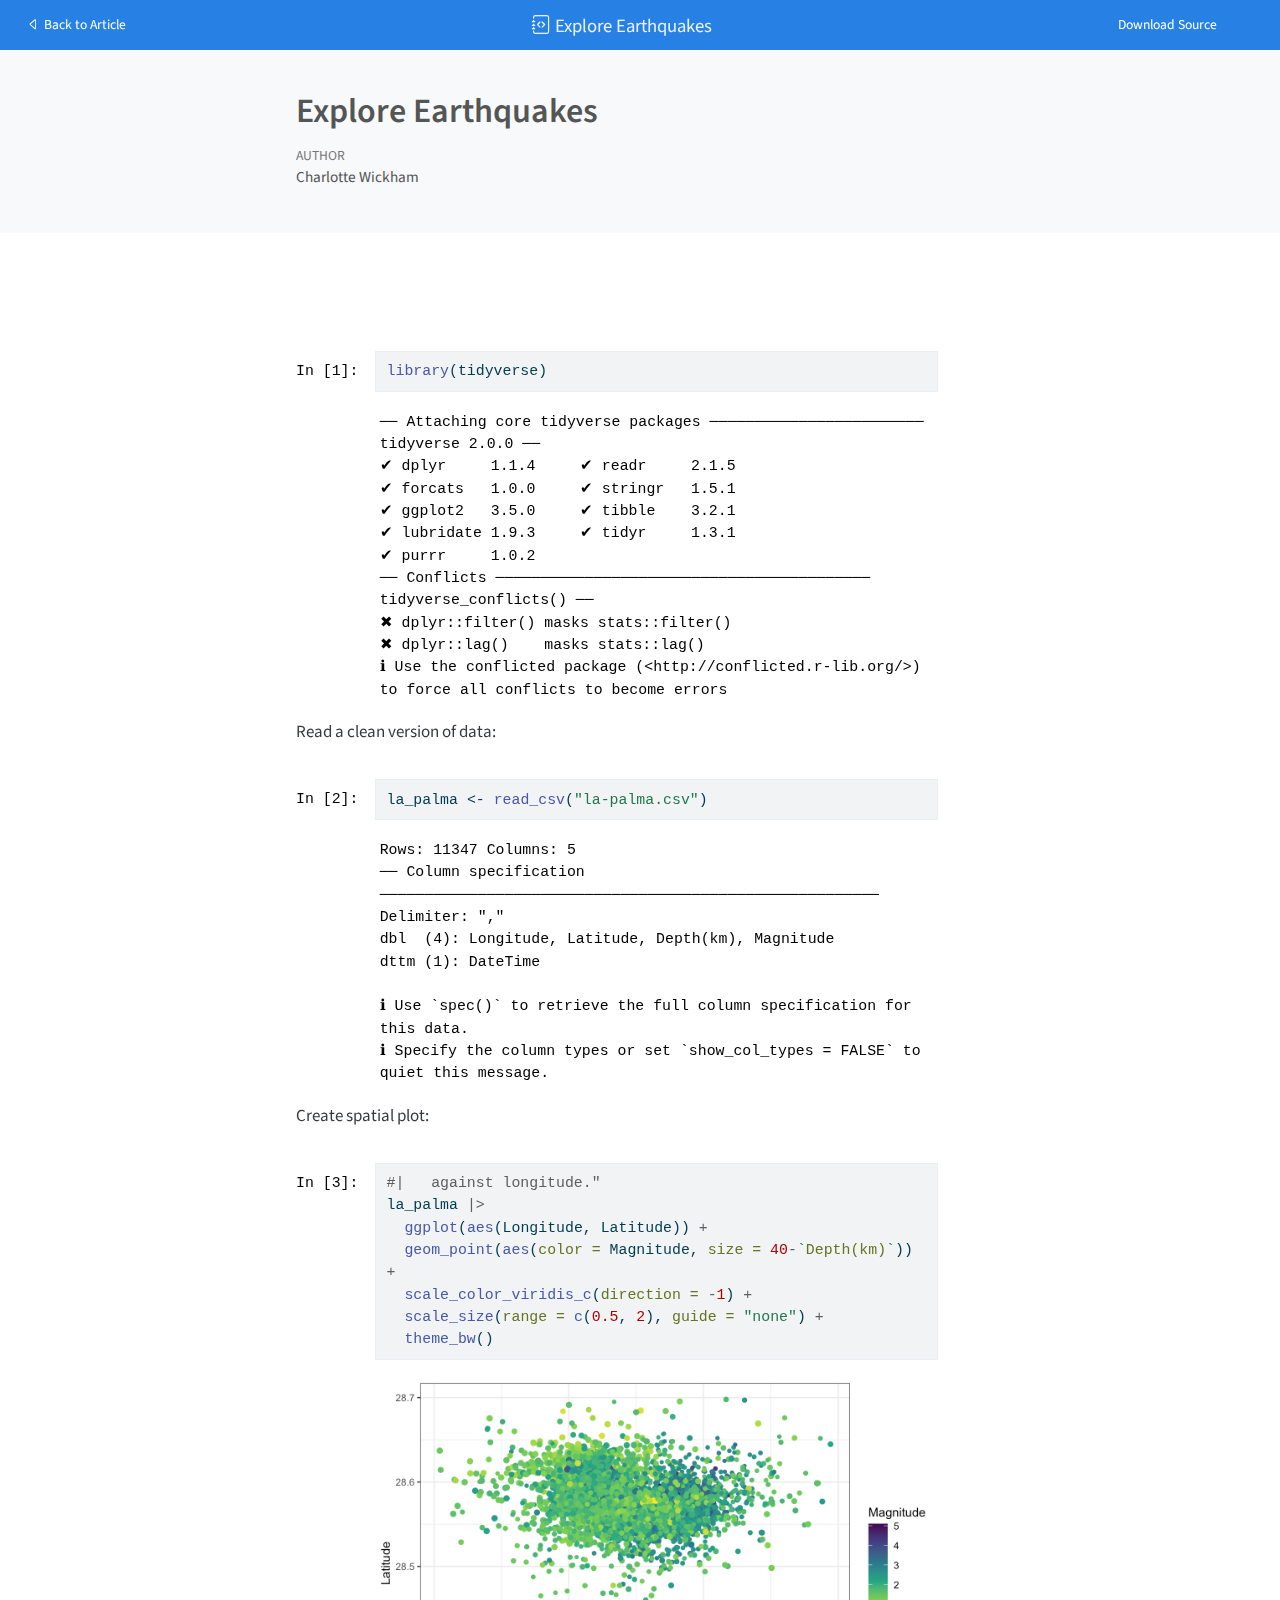
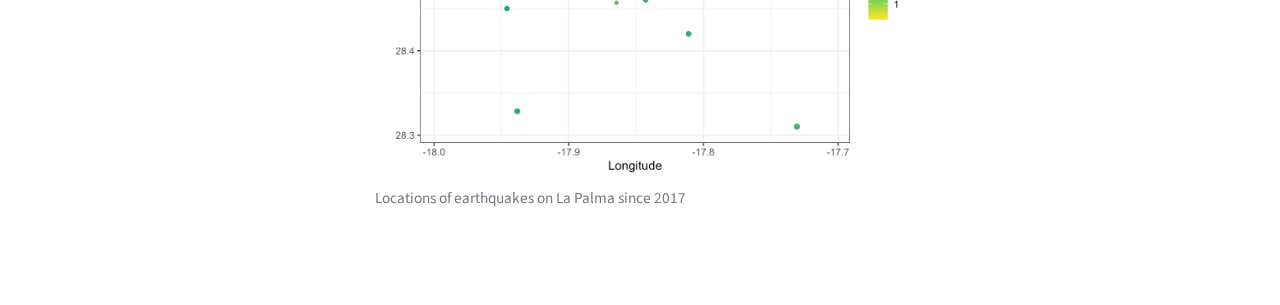
<file: _manuscript/notebooks/explore-earthquakes-preview.html>
<!DOCTYPE html>
<html xmlns="http://www.w3.org/1999/xhtml" lang="en" xml:lang="en"><head>
    <meta charset="utf-8">
    <meta name="generator" content="quarto-1.6.40">

    <meta name="viewport" content="width=device-width, initial-scale=1.0, user-scalable=yes">

    <meta name="author" content="Charlotte Wickham">

    <title>Explore Earthquakes</title>
    <style>
      code{white-space: pre-wrap;}
      span.smallcaps{font-variant: small-caps;}
      div.columns{display: flex; gap: min(4vw, 1.5em);}
      div.column{flex: auto; overflow-x: auto;}
      div.hanging-indent{margin-left: 1.5em; text-indent: -1.5em;}
      ul.task-list{list-style: none;}
      ul.task-list li input[type="checkbox"] {
        width: 0.8em;
        margin: 0 0.8em 0.2em -1em; /* quarto-specific, see https://github.com/quarto-dev/quarto-cli/issues/4556 */ 
        vertical-align: middle;
      }
      /* CSS for syntax highlighting */
      pre > code.sourceCode { white-space: pre; position: relative; }
      pre > code.sourceCode > span { line-height: 1.25; }
      pre > code.sourceCode > span:empty { height: 1.2em; }
      .sourceCode { overflow: visible; }
      code.sourceCode > span { color: inherit; text-decoration: inherit; }
      div.sourceCode { margin: 1em 0; }
      pre.sourceCode { margin: 0; }
      @media screen {
      div.sourceCode { overflow: auto; }
      }
      @media print {
      pre > code.sourceCode { white-space: pre-wrap; }
      pre > code.sourceCode > span { display: inline-block; text-indent: -5em; padding-left: 5em; }
      }
      pre.numberSource code
        { counter-reset: source-line 0; }
      pre.numberSource code > span
        { position: relative; left: -4em; counter-increment: source-line; }
      pre.numberSource code > span > a:first-child::before
        { content: counter(source-line);
          position: relative; left: -1em; text-align: right; vertical-align: baseline;
          border: none; display: inline-block;
          -webkit-touch-callout: none; -webkit-user-select: none;
          -khtml-user-select: none; -moz-user-select: none;
          -ms-user-select: none; user-select: none;
          padding: 0 4px; width: 4em;
        }
      pre.numberSource { margin-left: 3em;  padding-left: 4px; }
      div.sourceCode
        {   }
      @media screen {
      pre > code.sourceCode > span > a:first-child::before { text-decoration: underline; }
      }
    </style>

    <style>
      body.hypothesis-enabled #quarto-embed-header {
        padding-right: 36px;
      }

      #quarto-embed-header {
        height: 3em;
        width: 100%;
        display: flex;
        justify-content: space-between;
        align-items: center;
        border-bottom: solid 1px;
      }

      #quarto-embed-header h6 {
        font-size: 1.1em;
        padding-top: 0.6em;
        margin-left: 1em;
        margin-right: 1em;
        font-weight: 400;
      }

      #quarto-embed-header a.quarto-back-link,
      #quarto-embed-header a.quarto-download-embed {
        font-size: 0.8em;
        margin-top: 1em;
        margin-bottom: 1em;
        margin-left: 1em;
        margin-right: 1em;
      }

      .quarto-back-container {
        padding-left: 0.5em;
        display: flex;
      }

      .headroom {
          will-change: transform;
          transition: transform 200ms linear;
      }

      .headroom--pinned {
          transform: translateY(0%);
      }

      .headroom--unpinned {
          transform: translateY(-100%);
      }      
    </style>

    <script>
    window.document.addEventListener("DOMContentLoaded", function () {

      var header = window.document.querySelector("#quarto-embed-header");
      const titleBannerEl = window.document.querySelector("body > #title-block-header");
      if (titleBannerEl) {
        titleBannerEl.style.paddingTop = header.clientHeight + "px";
      }
      const contentEl = window.document.getElementById('quarto-content');
      for (const child of contentEl.children) {
        child.style.paddingTop = header.clientHeight + "px";
        child.style.marginTop = "1em";
      }

      // Use the article root if the `back` call doesn't work. This isn't perfect
      // but should typically work
      window.quartoBackToArticle = () => {
        var currentUrl = window.location.href;
        window.history.back();
        setTimeout(() => {
            // if location was not changed in 100 ms, then there is no history back
            if(currentUrl === window.location.href){              
                // redirect to site root
                window.location.href = "../index.html";
            }
        }, 100);
      }

      const headroom = new window.Headroom(header, {
        tolerance: 5,
        onPin: function () {
        },
        onUnpin: function () {
        },
      });
      headroom.init();
    });
    </script>

    
<script src="../site_libs/manuscript-notebook/headroom.min.js"></script>
<script src="../site_libs/clipboard/clipboard.min.js"></script>
<script src="../site_libs/quarto-html/quarto.js"></script>
<script src="../site_libs/quarto-html/popper.min.js"></script>
<script src="../site_libs/quarto-html/tippy.umd.min.js"></script>
<script src="../site_libs/quarto-html/anchor.min.js"></script>
<link href="../site_libs/quarto-html/tippy.css" rel="stylesheet">
<link href="../site_libs/quarto-html/quarto-syntax-highlighting-549806ee2085284f45b00abea8c6df48.css" rel="stylesheet" id="quarto-text-highlighting-styles">
<script src="../site_libs/bootstrap/bootstrap.min.js"></script>
<link href="../site_libs/bootstrap/bootstrap-icons.css" rel="stylesheet">
<link href="../site_libs/bootstrap/bootstrap-81e35ebdb4125010edbabe6010586085.min.css" rel="stylesheet" append-hash="true" id="quarto-bootstrap" data-mode="light">
<script src="../site_libs/quarto-contrib/glightbox/glightbox.min.js"></script>
<link href="../site_libs/quarto-contrib/glightbox/glightbox.min.css" rel="stylesheet">
<link href="../site_libs/quarto-contrib/glightbox/lightbox.css" rel="stylesheet">
     <script async="" src="https://hypothes.is/embed.js"></script>
<script>
  window.document.addEventListener("DOMContentLoaded", function (_event) {
    document.body.classList.add('hypothesis-enabled');
  });
</script>  
      </head>

  <body class="quarto-notebook">
    <div id="quarto-embed-header" class="headroom fixed-top bg-primary">
      
      <a onclick="window.quartoBackToArticle(); return false;" class="btn btn-primary quarto-back-link" href=""><i class="bi bi-caret-left"></i> Back to Article</a>
      <h6><i class="bi bi-journal-code"></i> Explore Earthquakes</h6>

            <a href="../notebooks/explore-earthquakes.qmd" class="btn btn-primary quarto-download-embed" download="explore-earthquakes.qmd">Download Source</a>
          </div>

     <header id="title-block-header" class="quarto-title-block default toc-left page-columns page-full">
  <div class="quarto-title-banner page-columns page-full">
    <div class="quarto-title column-body">
      <h1 class="title">Explore Earthquakes</h1>
          </div>

    
    <div class="quarto-title-meta-container">
      <div class="quarto-title-meta-column-start">
        
        <div class="quarto-title-meta">

                <div>
            <div class="quarto-title-meta-heading">Author</div>
            <div class="quarto-title-meta-contents">
                        <p>Charlotte Wickham </p>
                      </div>
          </div>
                
          
                
              </div>
      </div>
      <div class="quarto-title-meta-column-end quarto-other-formats-target">
      </div>
    </div>



    <div class="quarto-other-links-text-target">
    </div>  </div>
</header><div id="quarto-content" class="page-columns page-rows-contents page-layout-article toc-left">
<div id="quarto-sidebar-toc-left" class="sidebar toc-left">
  
</div>
<div id="quarto-margin-sidebar" class="sidebar margin-sidebar zindex-bottom">
</div>
<main class="content quarto-banner-title-block" id="quarto-document-content">      

     <div class="cell-container"><div class="cell-decorator"><pre>In [1]:</pre></div><div class="cell">
<div class="sourceCode cell-code" id="cb1"><pre class="sourceCode r code-with-copy"><code class="sourceCode r"><span id="cb1-1"><a href="#cb1-1" aria-hidden="true" tabindex="-1"></a><span class="fu">library</span>(tidyverse)</span></code><button title="Copy to Clipboard" class="code-copy-button"><i class="bi"></i></button></pre></div>
<div class="cell-output cell-output-stderr">
<pre><code>── Attaching core tidyverse packages ──────────────────────── tidyverse 2.0.0 ──
✔ dplyr     1.1.4     ✔ readr     2.1.5
✔ forcats   1.0.0     ✔ stringr   1.5.1
✔ ggplot2   3.5.0     ✔ tibble    3.2.1
✔ lubridate 1.9.3     ✔ tidyr     1.3.1
✔ purrr     1.0.2     
── Conflicts ────────────────────────────────────────── tidyverse_conflicts() ──
✖ dplyr::filter() masks stats::filter()
✖ dplyr::lag()    masks stats::lag()
ℹ Use the conflicted package (&lt;http://conflicted.r-lib.org/&gt;) to force all conflicts to become errors</code></pre>
</div>
</div></div>
<p>Read a clean version of data:</p>
<div class="cell-container"><div class="cell-decorator"><pre>In [2]:</pre></div><div class="cell">
<div class="sourceCode cell-code" id="cb3"><pre class="sourceCode r code-with-copy"><code class="sourceCode r"><span id="cb3-1"><a href="#cb3-1" aria-hidden="true" tabindex="-1"></a>la_palma <span class="ot">&lt;-</span> <span class="fu">read_csv</span>(<span class="st">"la-palma.csv"</span>)</span></code><button title="Copy to Clipboard" class="code-copy-button"><i class="bi"></i></button></pre></div>
<div class="cell-output cell-output-stderr">
<pre><code>Rows: 11347 Columns: 5
── Column specification ────────────────────────────────────────────────────────
Delimiter: ","
dbl  (4): Longitude, Latitude, Depth(km), Magnitude
dttm (1): DateTime

ℹ Use `spec()` to retrieve the full column specification for this data.
ℹ Specify the column types or set `show_col_types = FALSE` to quiet this message.</code></pre>
</div>
</div></div>
<p>Create spatial plot:</p>
<div class="cell-container"><div class="cell-decorator"><pre>In [3]:</pre></div><div id="cell-fig-spatial-plot" class="cell">
<div class="sourceCode cell-code" id="cb5"><pre class="sourceCode r code-with-copy"><code class="sourceCode r"><span id="cb5-1"><a href="#cb5-1" aria-hidden="true" tabindex="-1"></a><span class="co">#|   against longitude."</span></span>
<span id="cb5-2"><a href="#cb5-2" aria-hidden="true" tabindex="-1"></a>la_palma <span class="sc">|&gt;</span> </span>
<span id="cb5-3"><a href="#cb5-3" aria-hidden="true" tabindex="-1"></a>  <span class="fu">ggplot</span>(<span class="fu">aes</span>(Longitude, Latitude)) <span class="sc">+</span></span>
<span id="cb5-4"><a href="#cb5-4" aria-hidden="true" tabindex="-1"></a>  <span class="fu">geom_point</span>(<span class="fu">aes</span>(<span class="at">color =</span> Magnitude, <span class="at">size =</span> <span class="dv">40</span><span class="sc">-</span><span class="st">`</span><span class="at">Depth(km)</span><span class="st">`</span>)) <span class="sc">+</span></span>
<span id="cb5-5"><a href="#cb5-5" aria-hidden="true" tabindex="-1"></a>  <span class="fu">scale_color_viridis_c</span>(<span class="at">direction =</span> <span class="sc">-</span><span class="dv">1</span>) <span class="sc">+</span> </span>
<span id="cb5-6"><a href="#cb5-6" aria-hidden="true" tabindex="-1"></a>  <span class="fu">scale_size</span>(<span class="at">range =</span> <span class="fu">c</span>(<span class="fl">0.5</span>, <span class="dv">2</span>), <span class="at">guide =</span> <span class="st">"none"</span>) <span class="sc">+</span></span>
<span id="cb5-7"><a href="#cb5-7" aria-hidden="true" tabindex="-1"></a>  <span class="fu">theme_bw</span>()</span></code><button title="Copy to Clipboard" class="code-copy-button"><i class="bi"></i></button></pre></div>
<div class="cell-output-display">
<div id="fig-spatial-plot" class="quarto-float quarto-figure quarto-figure-center anchored" alt="A scatterplot of earthquake locations plotting latitude against longitude.">
<figure class="quarto-float quarto-float-fig figure">
<div aria-describedby="fig-spatial-plot-caption-0ceaefa1-69ba-4598-a22c-09a6ac19f8ca" class="">
<a href="explore-earthquakes_files/figure-html/fig-spatial-plot-1.png" class="lightbox" data-gallery="quarto-lightbox-gallery-1" title="Locations of earthquakes on La Palma since 2017"><img src="explore-earthquakes_files/figure-html/fig-spatial-plot-1.png" class="img-fluid figure-img" alt="A scatterplot of earthquake locations plotting latitude against longitude." width="672"></a>
</div>
<figcaption class="quarto-float-caption-bottom quarto-float-caption quarto-float-fig" id="fig-spatial-plot-caption-0ceaefa1-69ba-4598-a22c-09a6ac19f8ca">
Locations of earthquakes on La Palma since 2017
</figcaption>
</figure>
</div>
</div>
</div></div>
     </main>
<!-- /main column -->  <script id="quarto-html-after-body" type="application/javascript">
window.document.addEventListener("DOMContentLoaded", function (event) {
  const toggleBodyColorMode = (bsSheetEl) => {
    const mode = bsSheetEl.getAttribute("data-mode");
    const bodyEl = window.document.querySelector("body");
    if (mode === "dark") {
      bodyEl.classList.add("quarto-dark");
      bodyEl.classList.remove("quarto-light");
    } else {
      bodyEl.classList.add("quarto-light");
      bodyEl.classList.remove("quarto-dark");
    }
  }
  const toggleBodyColorPrimary = () => {
    const bsSheetEl = window.document.querySelector("link#quarto-bootstrap");
    if (bsSheetEl) {
      toggleBodyColorMode(bsSheetEl);
    }
  }
  toggleBodyColorPrimary();  
  const icon = "";
  const anchorJS = new window.AnchorJS();
  anchorJS.options = {
    placement: 'right',
    icon: icon
  };
  anchorJS.add('.anchored');
  const isCodeAnnotation = (el) => {
    for (const clz of el.classList) {
      if (clz.startsWith('code-annotation-')) {                     
        return true;
      }
    }
    return false;
  }
  const onCopySuccess = function(e) {
    // button target
    const button = e.trigger;
    // don't keep focus
    button.blur();
    // flash "checked"
    button.classList.add('code-copy-button-checked');
    var currentTitle = button.getAttribute("title");
    button.setAttribute("title", "Copied!");
    let tooltip;
    if (window.bootstrap) {
      button.setAttribute("data-bs-toggle", "tooltip");
      button.setAttribute("data-bs-placement", "left");
      button.setAttribute("data-bs-title", "Copied!");
      tooltip = new bootstrap.Tooltip(button, 
        { trigger: "manual", 
          customClass: "code-copy-button-tooltip",
          offset: [0, -8]});
      tooltip.show();    
    }
    setTimeout(function() {
      if (tooltip) {
        tooltip.hide();
        button.removeAttribute("data-bs-title");
        button.removeAttribute("data-bs-toggle");
        button.removeAttribute("data-bs-placement");
      }
      button.setAttribute("title", currentTitle);
      button.classList.remove('code-copy-button-checked');
    }, 1000);
    // clear code selection
    e.clearSelection();
  }
  const getTextToCopy = function(trigger) {
      const codeEl = trigger.previousElementSibling.cloneNode(true);
      for (const childEl of codeEl.children) {
        if (isCodeAnnotation(childEl)) {
          childEl.remove();
        }
      }
      return codeEl.innerText;
  }
  const clipboard = new window.ClipboardJS('.code-copy-button:not([data-in-quarto-modal])', {
    text: getTextToCopy
  });
  clipboard.on('success', onCopySuccess);
  if (window.document.getElementById('quarto-embedded-source-code-modal')) {
    const clipboardModal = new window.ClipboardJS('.code-copy-button[data-in-quarto-modal]', {
      text: getTextToCopy,
      container: window.document.getElementById('quarto-embedded-source-code-modal')
    });
    clipboardModal.on('success', onCopySuccess);
  }
    var localhostRegex = new RegExp(/^(?:http|https):\/\/localhost\:?[0-9]*\//);
    var mailtoRegex = new RegExp(/^mailto:/);
      var filterRegex = new RegExp('/' + window.location.host + '/');
    var isInternal = (href) => {
        return filterRegex.test(href) || localhostRegex.test(href) || mailtoRegex.test(href);
    }
    // Inspect non-navigation links and adorn them if external
 	var links = window.document.querySelectorAll('a[href]:not(.nav-link):not(.navbar-brand):not(.toc-action):not(.sidebar-link):not(.sidebar-item-toggle):not(.pagination-link):not(.no-external):not([aria-hidden]):not(.dropdown-item):not(.quarto-navigation-tool):not(.about-link)');
    for (var i=0; i<links.length; i++) {
      const link = links[i];
      if (!isInternal(link.href)) {
        // undo the damage that might have been done by quarto-nav.js in the case of
        // links that we want to consider external
        if (link.dataset.originalHref !== undefined) {
          link.href = link.dataset.originalHref;
        }
      }
    }
  function tippyHover(el, contentFn, onTriggerFn, onUntriggerFn) {
    const config = {
      allowHTML: true,
      maxWidth: 500,
      delay: 100,
      arrow: false,
      appendTo: function(el) {
          return el.parentElement;
      },
      interactive: true,
      interactiveBorder: 10,
      theme: 'quarto',
      placement: 'bottom-start',
    };
    if (contentFn) {
      config.content = contentFn;
    }
    if (onTriggerFn) {
      config.onTrigger = onTriggerFn;
    }
    if (onUntriggerFn) {
      config.onUntrigger = onUntriggerFn;
    }
    window.tippy(el, config); 
  }
  const noterefs = window.document.querySelectorAll('a[role="doc-noteref"]');
  for (var i=0; i<noterefs.length; i++) {
    const ref = noterefs[i];
    tippyHover(ref, function() {
      // use id or data attribute instead here
      let href = ref.getAttribute('data-footnote-href') || ref.getAttribute('href');
      try { href = new URL(href).hash; } catch {}
      const id = href.replace(/^#\/?/, "");
      const note = window.document.getElementById(id);
      if (note) {
        return note.innerHTML;
      } else {
        return "";
      }
    });
  }
  const xrefs = window.document.querySelectorAll('a.quarto-xref');
  const processXRef = (id, note) => {
    // Strip column container classes
    const stripColumnClz = (el) => {
      el.classList.remove("page-full", "page-columns");
      if (el.children) {
        for (const child of el.children) {
          stripColumnClz(child);
        }
      }
    }
    stripColumnClz(note)
    if (id === null || id.startsWith('sec-')) {
      // Special case sections, only their first couple elements
      const container = document.createElement("div");
      if (note.children && note.children.length > 2) {
        container.appendChild(note.children[0].cloneNode(true));
        for (let i = 1; i < note.children.length; i++) {
          const child = note.children[i];
          if (child.tagName === "P" && child.innerText === "") {
            continue;
          } else {
            container.appendChild(child.cloneNode(true));
            break;
          }
        }
        if (window.Quarto?.typesetMath) {
          window.Quarto.typesetMath(container);
        }
        return container.innerHTML
      } else {
        if (window.Quarto?.typesetMath) {
          window.Quarto.typesetMath(note);
        }
        return note.innerHTML;
      }
    } else {
      // Remove any anchor links if they are present
      const anchorLink = note.querySelector('a.anchorjs-link');
      if (anchorLink) {
        anchorLink.remove();
      }
      if (window.Quarto?.typesetMath) {
        window.Quarto.typesetMath(note);
      }
      if (note.classList.contains("callout")) {
        return note.outerHTML;
      } else {
        return note.innerHTML;
      }
    }
  }
  for (var i=0; i<xrefs.length; i++) {
    const xref = xrefs[i];
    tippyHover(xref, undefined, function(instance) {
      instance.disable();
      let url = xref.getAttribute('href');
      let hash = undefined; 
      if (url.startsWith('#')) {
        hash = url;
      } else {
        try { hash = new URL(url).hash; } catch {}
      }
      if (hash) {
        const id = hash.replace(/^#\/?/, "");
        const note = window.document.getElementById(id);
        if (note !== null) {
          try {
            const html = processXRef(id, note.cloneNode(true));
            instance.setContent(html);
          } finally {
            instance.enable();
            instance.show();
          }
        } else {
          // See if we can fetch this
          fetch(url.split('#')[0])
          .then(res => res.text())
          .then(html => {
            const parser = new DOMParser();
            const htmlDoc = parser.parseFromString(html, "text/html");
            const note = htmlDoc.getElementById(id);
            if (note !== null) {
              const html = processXRef(id, note);
              instance.setContent(html);
            } 
          }).finally(() => {
            instance.enable();
            instance.show();
          });
        }
      } else {
        // See if we can fetch a full url (with no hash to target)
        // This is a special case and we should probably do some content thinning / targeting
        fetch(url)
        .then(res => res.text())
        .then(html => {
          const parser = new DOMParser();
          const htmlDoc = parser.parseFromString(html, "text/html");
          const note = htmlDoc.querySelector('main.content');
          if (note !== null) {
            // This should only happen for chapter cross references
            // (since there is no id in the URL)
            // remove the first header
            if (note.children.length > 0 && note.children[0].tagName === "HEADER") {
              note.children[0].remove();
            }
            const html = processXRef(null, note);
            instance.setContent(html);
          } 
        }).finally(() => {
          instance.enable();
          instance.show();
        });
      }
    }, function(instance) {
    });
  }
      let selectedAnnoteEl;
      const selectorForAnnotation = ( cell, annotation) => {
        let cellAttr = 'data-code-cell="' + cell + '"';
        let lineAttr = 'data-code-annotation="' +  annotation + '"';
        const selector = 'span[' + cellAttr + '][' + lineAttr + ']';
        return selector;
      }
      const selectCodeLines = (annoteEl) => {
        const doc = window.document;
        const targetCell = annoteEl.getAttribute("data-target-cell");
        const targetAnnotation = annoteEl.getAttribute("data-target-annotation");
        const annoteSpan = window.document.querySelector(selectorForAnnotation(targetCell, targetAnnotation));
        const lines = annoteSpan.getAttribute("data-code-lines").split(",");
        const lineIds = lines.map((line) => {
          return targetCell + "-" + line;
        })
        let top = null;
        let height = null;
        let parent = null;
        if (lineIds.length > 0) {
            //compute the position of the single el (top and bottom and make a div)
            const el = window.document.getElementById(lineIds[0]);
            top = el.offsetTop;
            height = el.offsetHeight;
            parent = el.parentElement.parentElement;
          if (lineIds.length > 1) {
            const lastEl = window.document.getElementById(lineIds[lineIds.length - 1]);
            const bottom = lastEl.offsetTop + lastEl.offsetHeight;
            height = bottom - top;
          }
          if (top !== null && height !== null && parent !== null) {
            // cook up a div (if necessary) and position it 
            let div = window.document.getElementById("code-annotation-line-highlight");
            if (div === null) {
              div = window.document.createElement("div");
              div.setAttribute("id", "code-annotation-line-highlight");
              div.style.position = 'absolute';
              parent.appendChild(div);
            }
            div.style.top = top - 2 + "px";
            div.style.height = height + 4 + "px";
            div.style.left = 0;
            let gutterDiv = window.document.getElementById("code-annotation-line-highlight-gutter");
            if (gutterDiv === null) {
              gutterDiv = window.document.createElement("div");
              gutterDiv.setAttribute("id", "code-annotation-line-highlight-gutter");
              gutterDiv.style.position = 'absolute';
              const codeCell = window.document.getElementById(targetCell);
              const gutter = codeCell.querySelector('.code-annotation-gutter');
              gutter.appendChild(gutterDiv);
            }
            gutterDiv.style.top = top - 2 + "px";
            gutterDiv.style.height = height + 4 + "px";
          }
          selectedAnnoteEl = annoteEl;
        }
      };
      const unselectCodeLines = () => {
        const elementsIds = ["code-annotation-line-highlight", "code-annotation-line-highlight-gutter"];
        elementsIds.forEach((elId) => {
          const div = window.document.getElementById(elId);
          if (div) {
            div.remove();
          }
        });
        selectedAnnoteEl = undefined;
      };
        // Handle positioning of the toggle
    window.addEventListener(
      "resize",
      throttle(() => {
        elRect = undefined;
        if (selectedAnnoteEl) {
          selectCodeLines(selectedAnnoteEl);
        }
      }, 10)
    );
    function throttle(fn, ms) {
    let throttle = false;
    let timer;
      return (...args) => {
        if(!throttle) { // first call gets through
            fn.apply(this, args);
            throttle = true;
        } else { // all the others get throttled
            if(timer) clearTimeout(timer); // cancel #2
            timer = setTimeout(() => {
              fn.apply(this, args);
              timer = throttle = false;
            }, ms);
        }
      };
    }
      // Attach click handler to the DT
      const annoteDls = window.document.querySelectorAll('dt[data-target-cell]');
      for (const annoteDlNode of annoteDls) {
        annoteDlNode.addEventListener('click', (event) => {
          const clickedEl = event.target;
          if (clickedEl !== selectedAnnoteEl) {
            unselectCodeLines();
            const activeEl = window.document.querySelector('dt[data-target-cell].code-annotation-active');
            if (activeEl) {
              activeEl.classList.remove('code-annotation-active');
            }
            selectCodeLines(clickedEl);
            clickedEl.classList.add('code-annotation-active');
          } else {
            // Unselect the line
            unselectCodeLines();
            clickedEl.classList.remove('code-annotation-active');
          }
        });
      }
  const findCites = (el) => {
    const parentEl = el.parentElement;
    if (parentEl) {
      const cites = parentEl.dataset.cites;
      if (cites) {
        return {
          el,
          cites: cites.split(' ')
        };
      } else {
        return findCites(el.parentElement)
      }
    } else {
      return undefined;
    }
  };
  var bibliorefs = window.document.querySelectorAll('a[role="doc-biblioref"]');
  for (var i=0; i<bibliorefs.length; i++) {
    const ref = bibliorefs[i];
    const citeInfo = findCites(ref);
    if (citeInfo) {
      tippyHover(citeInfo.el, function() {
        var popup = window.document.createElement('div');
        citeInfo.cites.forEach(function(cite) {
          var citeDiv = window.document.createElement('div');
          citeDiv.classList.add('hanging-indent');
          citeDiv.classList.add('csl-entry');
          var biblioDiv = window.document.getElementById('ref-' + cite);
          if (biblioDiv) {
            citeDiv.innerHTML = biblioDiv.innerHTML;
          }
          popup.appendChild(citeDiv);
        });
        return popup.innerHTML;
      });
    }
  }
});
</script>  </div> <!-- /content -->  <script>var lightboxQuarto = GLightbox({"closeEffect":"zoom","descPosition":"bottom","loop":false,"openEffect":"zoom","selector":".lightbox"});
(function() {
  let previousOnload = window.onload;
  window.onload = () => {
    if (previousOnload) {
      previousOnload();
    }
    lightboxQuarto.on('slide_before_load', (data) => {
      const { slideIndex, slideNode, slideConfig, player, trigger } = data;
      const href = trigger.getAttribute('href');
      if (href !== null) {
        const imgEl = window.document.querySelector(`a[href="${href}"] img`);
        if (imgEl !== null) {
          const srcAttr = imgEl.getAttribute("src");
          if (srcAttr && srcAttr.startsWith("data:")) {
            slideConfig.href = srcAttr;
          }
        }
      } 
    });
  
    lightboxQuarto.on('slide_after_load', (data) => {
      const { slideIndex, slideNode, slideConfig, player, trigger } = data;
      if (window.Quarto?.typesetMath) {
        window.Quarto.typesetMath(slideNode);
      }
    });
  
  };
  
})();
          </script> 
  
</body></html>
</file>
<file: _manuscript/site_libs/quarto-html/tippy.css>
.tippy-box[data-animation=fade][data-state=hidden]{opacity:0}[data-tippy-root]{max-width:calc(100vw - 10px)}.tippy-box{position:relative;background-color:#333;color:#fff;border-radius:4px;font-size:14px;line-height:1.4;white-space:normal;outline:0;transition-property:transform,visibility,opacity}.tippy-box[data-placement^=top]>.tippy-arrow{bottom:0}.tippy-box[data-placement^=top]>.tippy-arrow:before{bottom:-7px;left:0;border-width:8px 8px 0;border-top-color:initial;transform-origin:center top}.tippy-box[data-placement^=bottom]>.tippy-arrow{top:0}.tippy-box[data-placement^=bottom]>.tippy-arrow:before{top:-7px;left:0;border-width:0 8px 8px;border-bottom-color:initial;transform-origin:center bottom}.tippy-box[data-placement^=left]>.tippy-arrow{right:0}.tippy-box[data-placement^=left]>.tippy-arrow:before{border-width:8px 0 8px 8px;border-left-color:initial;right:-7px;transform-origin:center left}.tippy-box[data-placement^=right]>.tippy-arrow{left:0}.tippy-box[data-placement^=right]>.tippy-arrow:before{left:-7px;border-width:8px 8px 8px 0;border-right-color:initial;transform-origin:center right}.tippy-box[data-inertia][data-state=visible]{transition-timing-function:cubic-bezier(.54,1.5,.38,1.11)}.tippy-arrow{width:16px;height:16px;color:#333}.tippy-arrow:before{content:"";position:absolute;border-color:transparent;border-style:solid}.tippy-content{position:relative;padding:5px 9px;z-index:1}
</file>
<file: _manuscript/site_libs/quarto-html/quarto-syntax-highlighting-549806ee2085284f45b00abea8c6df48.css>
/* quarto syntax highlight colors */
:root {
  --quarto-hl-ot-color: #003B4F;
  --quarto-hl-at-color: #657422;
  --quarto-hl-ss-color: #20794D;
  --quarto-hl-an-color: #5E5E5E;
  --quarto-hl-fu-color: #4758AB;
  --quarto-hl-st-color: #20794D;
  --quarto-hl-cf-color: #003B4F;
  --quarto-hl-op-color: #5E5E5E;
  --quarto-hl-er-color: #AD0000;
  --quarto-hl-bn-color: #AD0000;
  --quarto-hl-al-color: #AD0000;
  --quarto-hl-va-color: #111111;
  --quarto-hl-bu-color: inherit;
  --quarto-hl-ex-color: inherit;
  --quarto-hl-pp-color: #AD0000;
  --quarto-hl-in-color: #5E5E5E;
  --quarto-hl-vs-color: #20794D;
  --quarto-hl-wa-color: #5E5E5E;
  --quarto-hl-do-color: #5E5E5E;
  --quarto-hl-im-color: #00769E;
  --quarto-hl-ch-color: #20794D;
  --quarto-hl-dt-color: #AD0000;
  --quarto-hl-fl-color: #AD0000;
  --quarto-hl-co-color: #5E5E5E;
  --quarto-hl-cv-color: #5E5E5E;
  --quarto-hl-cn-color: #8f5902;
  --quarto-hl-sc-color: #5E5E5E;
  --quarto-hl-dv-color: #AD0000;
  --quarto-hl-kw-color: #003B4F;
}

/* other quarto variables */
:root {
  --quarto-font-monospace: SFMono-Regular, Menlo, Monaco, Consolas, "Liberation Mono", "Courier New", monospace;
}

pre > code.sourceCode > span {
  color: #003B4F;
}

code span {
  color: #003B4F;
}

code.sourceCode > span {
  color: #003B4F;
}

div.sourceCode,
div.sourceCode pre.sourceCode {
  color: #003B4F;
}

code span.ot {
  color: #003B4F;
  font-style: inherit;
}

code span.at {
  color: #657422;
  font-style: inherit;
}

code span.ss {
  color: #20794D;
  font-style: inherit;
}

code span.an {
  color: #5E5E5E;
  font-style: inherit;
}

code span.fu {
  color: #4758AB;
  font-style: inherit;
}

code span.st {
  color: #20794D;
  font-style: inherit;
}

code span.cf {
  color: #003B4F;
  font-weight: bold;
  font-style: inherit;
}

code span.op {
  color: #5E5E5E;
  font-style: inherit;
}

code span.er {
  color: #AD0000;
  font-style: inherit;
}

code span.bn {
  color: #AD0000;
  font-style: inherit;
}

code span.al {
  color: #AD0000;
  font-style: inherit;
}

code span.va {
  color: #111111;
  font-style: inherit;
}

code span.bu {
  font-style: inherit;
}

code span.ex {
  font-style: inherit;
}

code span.pp {
  color: #AD0000;
  font-style: inherit;
}

code span.in {
  color: #5E5E5E;
  font-style: inherit;
}

code span.vs {
  color: #20794D;
  font-style: inherit;
}

code span.wa {
  color: #5E5E5E;
  font-style: italic;
}

code span.do {
  color: #5E5E5E;
  font-style: italic;
}

code span.im {
  color: #00769E;
  font-style: inherit;
}

code span.ch {
  color: #20794D;
  font-style: inherit;
}

code span.dt {
  color: #AD0000;
  font-style: inherit;
}

code span.fl {
  color: #AD0000;
  font-style: inherit;
}

code span.co {
  color: #5E5E5E;
  font-style: inherit;
}

code span.cv {
  color: #5E5E5E;
  font-style: italic;
}

code span.cn {
  color: #8f5902;
  font-style: inherit;
}

code span.sc {
  color: #5E5E5E;
  font-style: inherit;
}

code span.dv {
  color: #AD0000;
  font-style: inherit;
}

code span.kw {
  color: #003B4F;
  font-weight: bold;
  font-style: inherit;
}

.prevent-inlining {
  content: "</";
}

/*# sourceMappingURL=ae99138f4fbc2fb4c9f5e5cd69c22459.css.map */
</file>
<file: site_libs/quarto-html/tippy.css>
.tippy-box[data-animation=fade][data-state=hidden]{opacity:0}[data-tippy-root]{max-width:calc(100vw - 10px)}.tippy-box{position:relative;background-color:#333;color:#fff;border-radius:4px;font-size:14px;line-height:1.4;white-space:normal;outline:0;transition-property:transform,visibility,opacity}.tippy-box[data-placement^=top]>.tippy-arrow{bottom:0}.tippy-box[data-placement^=top]>.tippy-arrow:before{bottom:-7px;left:0;border-width:8px 8px 0;border-top-color:initial;transform-origin:center top}.tippy-box[data-placement^=bottom]>.tippy-arrow{top:0}.tippy-box[data-placement^=bottom]>.tippy-arrow:before{top:-7px;left:0;border-width:0 8px 8px;border-bottom-color:initial;transform-origin:center bottom}.tippy-box[data-placement^=left]>.tippy-arrow{right:0}.tippy-box[data-placement^=left]>.tippy-arrow:before{border-width:8px 0 8px 8px;border-left-color:initial;right:-7px;transform-origin:center left}.tippy-box[data-placement^=right]>.tippy-arrow{left:0}.tippy-box[data-placement^=right]>.tippy-arrow:before{left:-7px;border-width:8px 8px 8px 0;border-right-color:initial;transform-origin:center right}.tippy-box[data-inertia][data-state=visible]{transition-timing-function:cubic-bezier(.54,1.5,.38,1.11)}.tippy-arrow{width:16px;height:16px;color:#333}.tippy-arrow:before{content:"";position:absolute;border-color:transparent;border-style:solid}.tippy-content{position:relative;padding:5px 9px;z-index:1}
</file>
<file: site_libs/quarto-html/quarto-syntax-highlighting-46eeb4c476de49ef7df495821a6125d9.css>
/* quarto syntax highlight colors */
:root {
  --quarto-hl-ot-color: #003B4F;
  --quarto-hl-at-color: #657422;
  --quarto-hl-ss-color: #20794D;
  --quarto-hl-an-color: #5E5E5E;
  --quarto-hl-fu-color: #4758AB;
  --quarto-hl-st-color: #20794D;
  --quarto-hl-cf-color: #003B4F;
  --quarto-hl-op-color: #5E5E5E;
  --quarto-hl-er-color: #AD0000;
  --quarto-hl-bn-color: #AD0000;
  --quarto-hl-al-color: #AD0000;
  --quarto-hl-va-color: #111111;
  --quarto-hl-bu-color: inherit;
  --quarto-hl-ex-color: inherit;
  --quarto-hl-pp-color: #AD0000;
  --quarto-hl-in-color: #5E5E5E;
  --quarto-hl-vs-color: #20794D;
  --quarto-hl-wa-color: #5E5E5E;
  --quarto-hl-do-color: #5E5E5E;
  --quarto-hl-im-color: #00769E;
  --quarto-hl-ch-color: #20794D;
  --quarto-hl-dt-color: #AD0000;
  --quarto-hl-fl-color: #AD0000;
  --quarto-hl-co-color: #5E5E5E;
  --quarto-hl-cv-color: #5E5E5E;
  --quarto-hl-cn-color: #8f5902;
  --quarto-hl-sc-color: #5E5E5E;
  --quarto-hl-dv-color: #AD0000;
  --quarto-hl-kw-color: #003B4F;
}

/* other quarto variables */
:root {
  --quarto-font-monospace: SFMono-Regular, Menlo, Monaco, Consolas, "Liberation Mono", "Courier New", monospace;
}

/* syntax highlight based on Pandoc's rules */
pre > code.sourceCode > span {
  color: #003B4F;
}

code.sourceCode > span {
  color: #003B4F;
}

div.sourceCode,
div.sourceCode pre.sourceCode {
  color: #003B4F;
}

/* Normal */
code span {
  color: #003B4F;
}

/* Alert */
code span.al {
  color: #AD0000;
  font-style: inherit;
}

/* Annotation */
code span.an {
  color: #5E5E5E;
  font-style: inherit;
}

/* Attribute */
code span.at {
  color: #657422;
  font-style: inherit;
}

/* BaseN */
code span.bn {
  color: #AD0000;
  font-style: inherit;
}

/* BuiltIn */
code span.bu {
  font-style: inherit;
}

/* ControlFlow */
code span.cf {
  color: #003B4F;
  font-weight: bold;
  font-style: inherit;
}

/* Char */
code span.ch {
  color: #20794D;
  font-style: inherit;
}

/* Constant */
code span.cn {
  color: #8f5902;
  font-style: inherit;
}

/* Comment */
code span.co {
  color: #5E5E5E;
  font-style: inherit;
}

/* CommentVar */
code span.cv {
  color: #5E5E5E;
  font-style: italic;
}

/* Documentation */
code span.do {
  color: #5E5E5E;
  font-style: italic;
}

/* DataType */
code span.dt {
  color: #AD0000;
  font-style: inherit;
}

/* DecVal */
code span.dv {
  color: #AD0000;
  font-style: inherit;
}

/* Error */
code span.er {
  color: #AD0000;
  font-style: inherit;
}

/* Extension */
code span.ex {
  font-style: inherit;
}

/* Float */
code span.fl {
  color: #AD0000;
  font-style: inherit;
}

/* Function */
code span.fu {
  color: #4758AB;
  font-style: inherit;
}

/* Import */
code span.im {
  color: #00769E;
  font-style: inherit;
}

/* Information */
code span.in {
  color: #5E5E5E;
  font-style: inherit;
}

/* Keyword */
code span.kw {
  color: #003B4F;
  font-weight: bold;
  font-style: inherit;
}

/* Operator */
code span.op {
  color: #5E5E5E;
  font-style: inherit;
}

/* Other */
code span.ot {
  color: #003B4F;
  font-style: inherit;
}

/* Preprocessor */
code span.pp {
  color: #AD0000;
  font-style: inherit;
}

/* SpecialChar */
code span.sc {
  color: #5E5E5E;
  font-style: inherit;
}

/* SpecialString */
code span.ss {
  color: #20794D;
  font-style: inherit;
}

/* String */
code span.st {
  color: #20794D;
  font-style: inherit;
}

/* Variable */
code span.va {
  color: #111111;
  font-style: inherit;
}

/* VerbatimString */
code span.vs {
  color: #20794D;
  font-style: inherit;
}

/* Warning */
code span.wa {
  color: #5E5E5E;
  font-style: italic;
}

.prevent-inlining {
  content: "</";
}

/*# sourceMappingURL=2c4ccaf541d956e5568ee3aa120e1d18.css.map */
</file>
<file: site_libs/quarto-html/quarto-syntax-highlighting-549806ee2085284f45b00abea8c6df48.css>
/* quarto syntax highlight colors */
:root {
  --quarto-hl-ot-color: #003B4F;
  --quarto-hl-at-color: #657422;
  --quarto-hl-ss-color: #20794D;
  --quarto-hl-an-color: #5E5E5E;
  --quarto-hl-fu-color: #4758AB;
  --quarto-hl-st-color: #20794D;
  --quarto-hl-cf-color: #003B4F;
  --quarto-hl-op-color: #5E5E5E;
  --quarto-hl-er-color: #AD0000;
  --quarto-hl-bn-color: #AD0000;
  --quarto-hl-al-color: #AD0000;
  --quarto-hl-va-color: #111111;
  --quarto-hl-bu-color: inherit;
  --quarto-hl-ex-color: inherit;
  --quarto-hl-pp-color: #AD0000;
  --quarto-hl-in-color: #5E5E5E;
  --quarto-hl-vs-color: #20794D;
  --quarto-hl-wa-color: #5E5E5E;
  --quarto-hl-do-color: #5E5E5E;
  --quarto-hl-im-color: #00769E;
  --quarto-hl-ch-color: #20794D;
  --quarto-hl-dt-color: #AD0000;
  --quarto-hl-fl-color: #AD0000;
  --quarto-hl-co-color: #5E5E5E;
  --quarto-hl-cv-color: #5E5E5E;
  --quarto-hl-cn-color: #8f5902;
  --quarto-hl-sc-color: #5E5E5E;
  --quarto-hl-dv-color: #AD0000;
  --quarto-hl-kw-color: #003B4F;
}

/* other quarto variables */
:root {
  --quarto-font-monospace: SFMono-Regular, Menlo, Monaco, Consolas, "Liberation Mono", "Courier New", monospace;
}

pre > code.sourceCode > span {
  color: #003B4F;
}

code span {
  color: #003B4F;
}

code.sourceCode > span {
  color: #003B4F;
}

div.sourceCode,
div.sourceCode pre.sourceCode {
  color: #003B4F;
}

code span.ot {
  color: #003B4F;
  font-style: inherit;
}

code span.at {
  color: #657422;
  font-style: inherit;
}

code span.ss {
  color: #20794D;
  font-style: inherit;
}

code span.an {
  color: #5E5E5E;
  font-style: inherit;
}

code span.fu {
  color: #4758AB;
  font-style: inherit;
}

code span.st {
  color: #20794D;
  font-style: inherit;
}

code span.cf {
  color: #003B4F;
  font-weight: bold;
  font-style: inherit;
}

code span.op {
  color: #5E5E5E;
  font-style: inherit;
}

code span.er {
  color: #AD0000;
  font-style: inherit;
}

code span.bn {
  color: #AD0000;
  font-style: inherit;
}

code span.al {
  color: #AD0000;
  font-style: inherit;
}

code span.va {
  color: #111111;
  font-style: inherit;
}

code span.bu {
  font-style: inherit;
}

code span.ex {
  font-style: inherit;
}

code span.pp {
  color: #AD0000;
  font-style: inherit;
}

code span.in {
  color: #5E5E5E;
  font-style: inherit;
}

code span.vs {
  color: #20794D;
  font-style: inherit;
}

code span.wa {
  color: #5E5E5E;
  font-style: italic;
}

code span.do {
  color: #5E5E5E;
  font-style: italic;
}

code span.im {
  color: #00769E;
  font-style: inherit;
}

code span.ch {
  color: #20794D;
  font-style: inherit;
}

code span.dt {
  color: #AD0000;
  font-style: inherit;
}

code span.fl {
  color: #AD0000;
  font-style: inherit;
}

code span.co {
  color: #5E5E5E;
  font-style: inherit;
}

code span.cv {
  color: #5E5E5E;
  font-style: italic;
}

code span.cn {
  color: #8f5902;
  font-style: inherit;
}

code span.sc {
  color: #5E5E5E;
  font-style: inherit;
}

code span.dv {
  color: #AD0000;
  font-style: inherit;
}

code span.kw {
  color: #003B4F;
  font-weight: bold;
  font-style: inherit;
}

.prevent-inlining {
  content: "</";
}

/*# sourceMappingURL=ae99138f4fbc2fb4c9f5e5cd69c22459.css.map */
</file>
